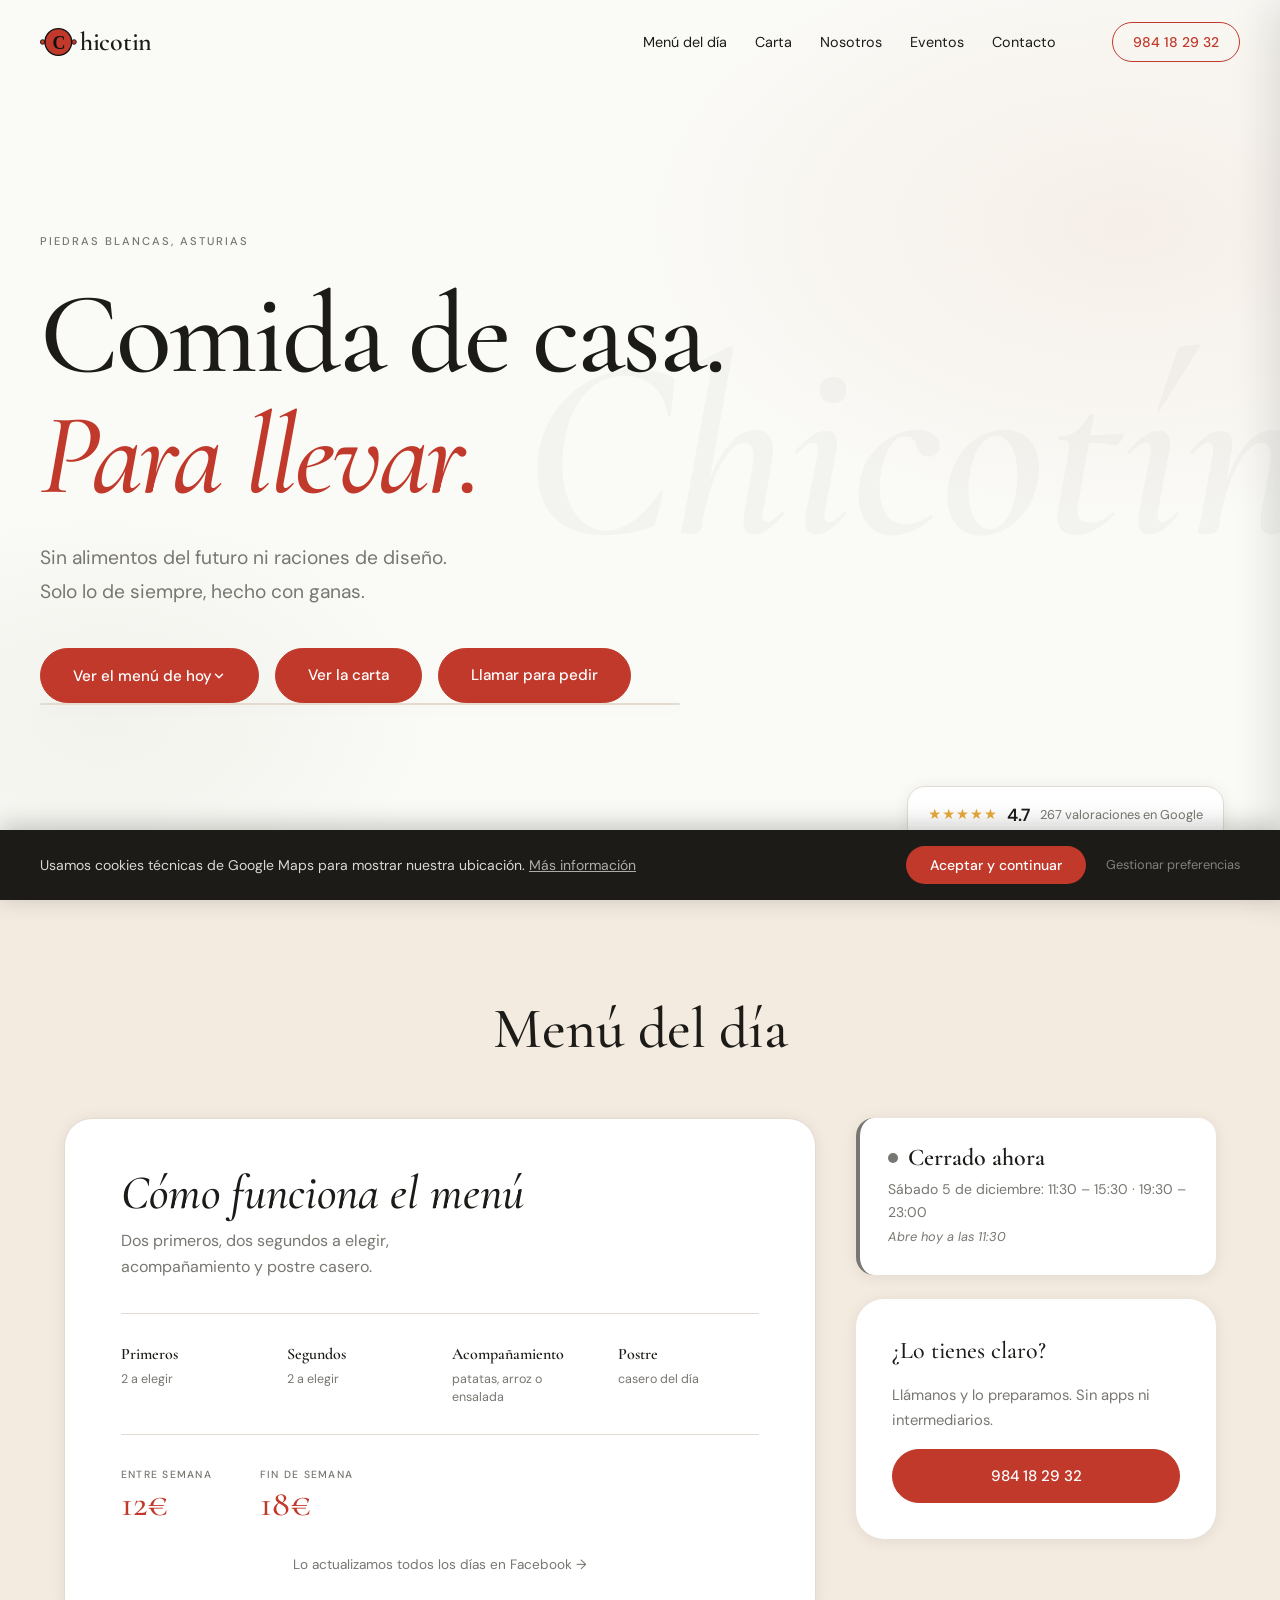
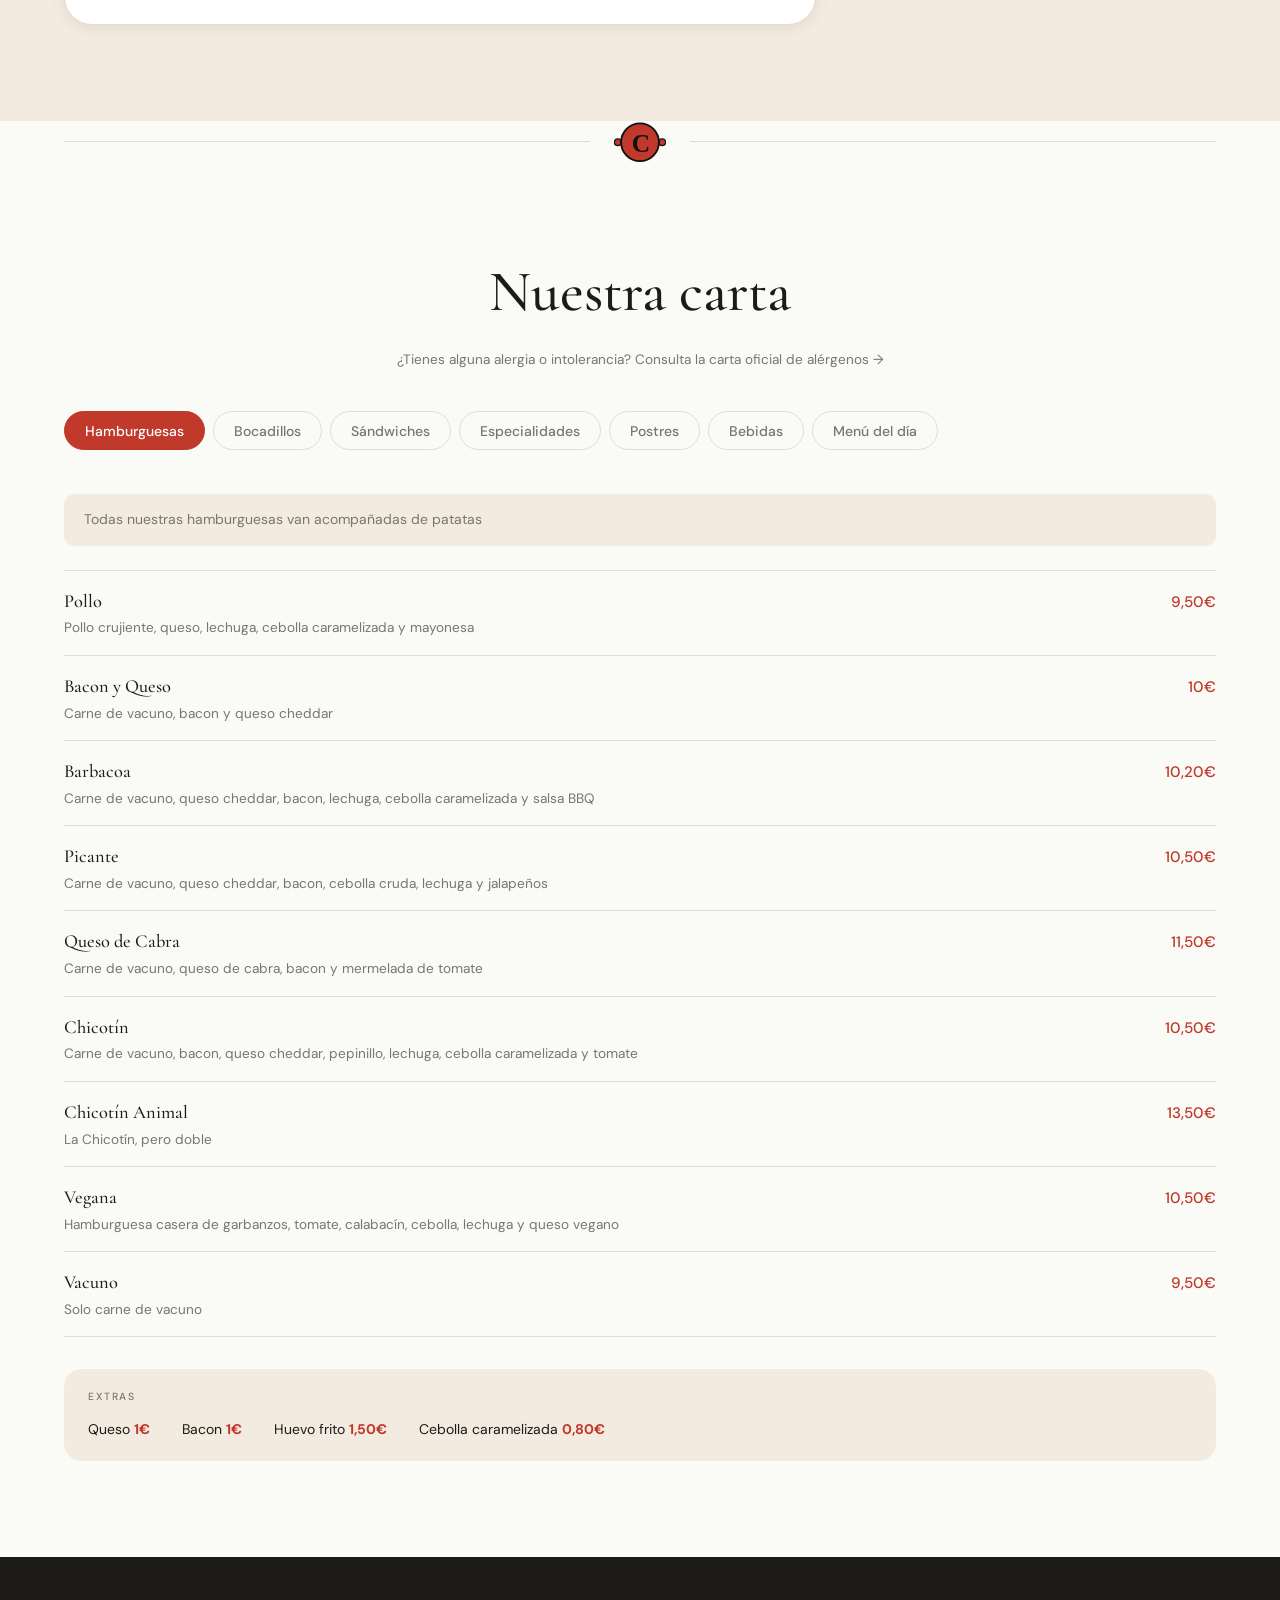
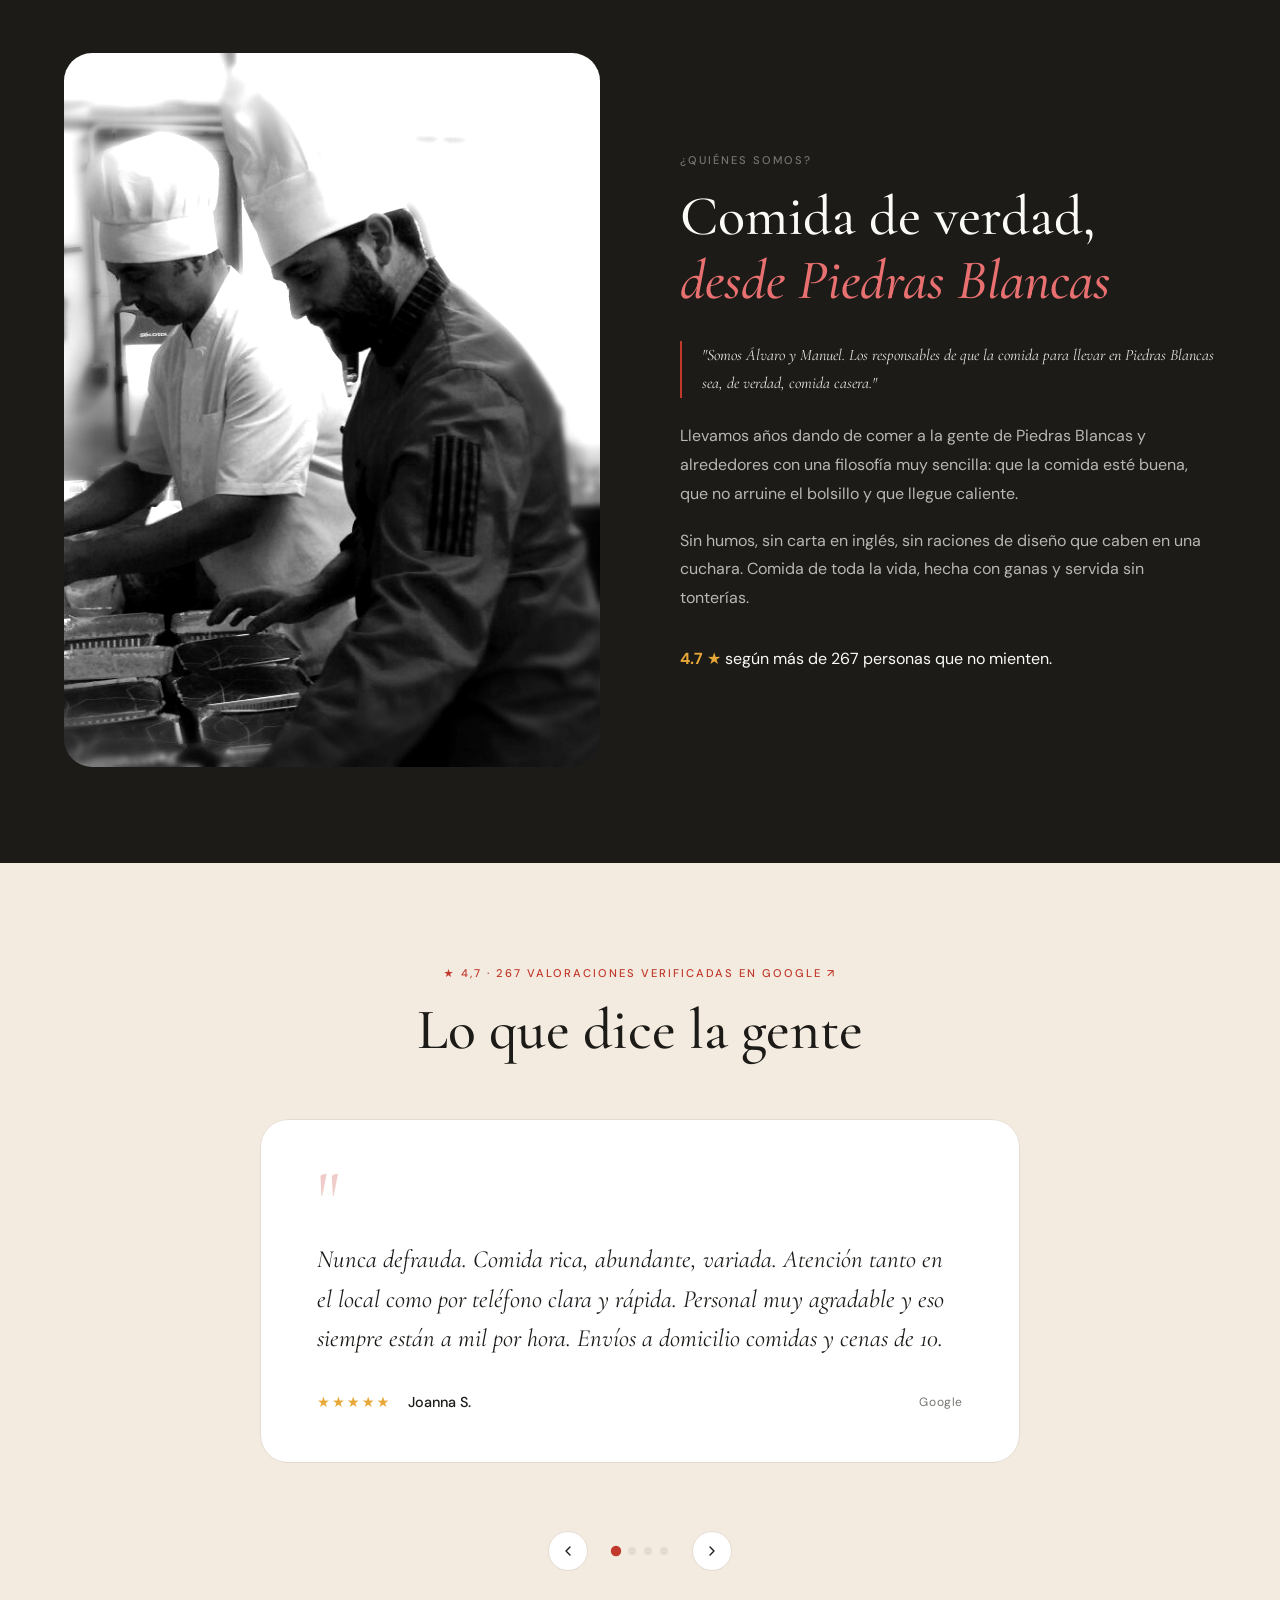
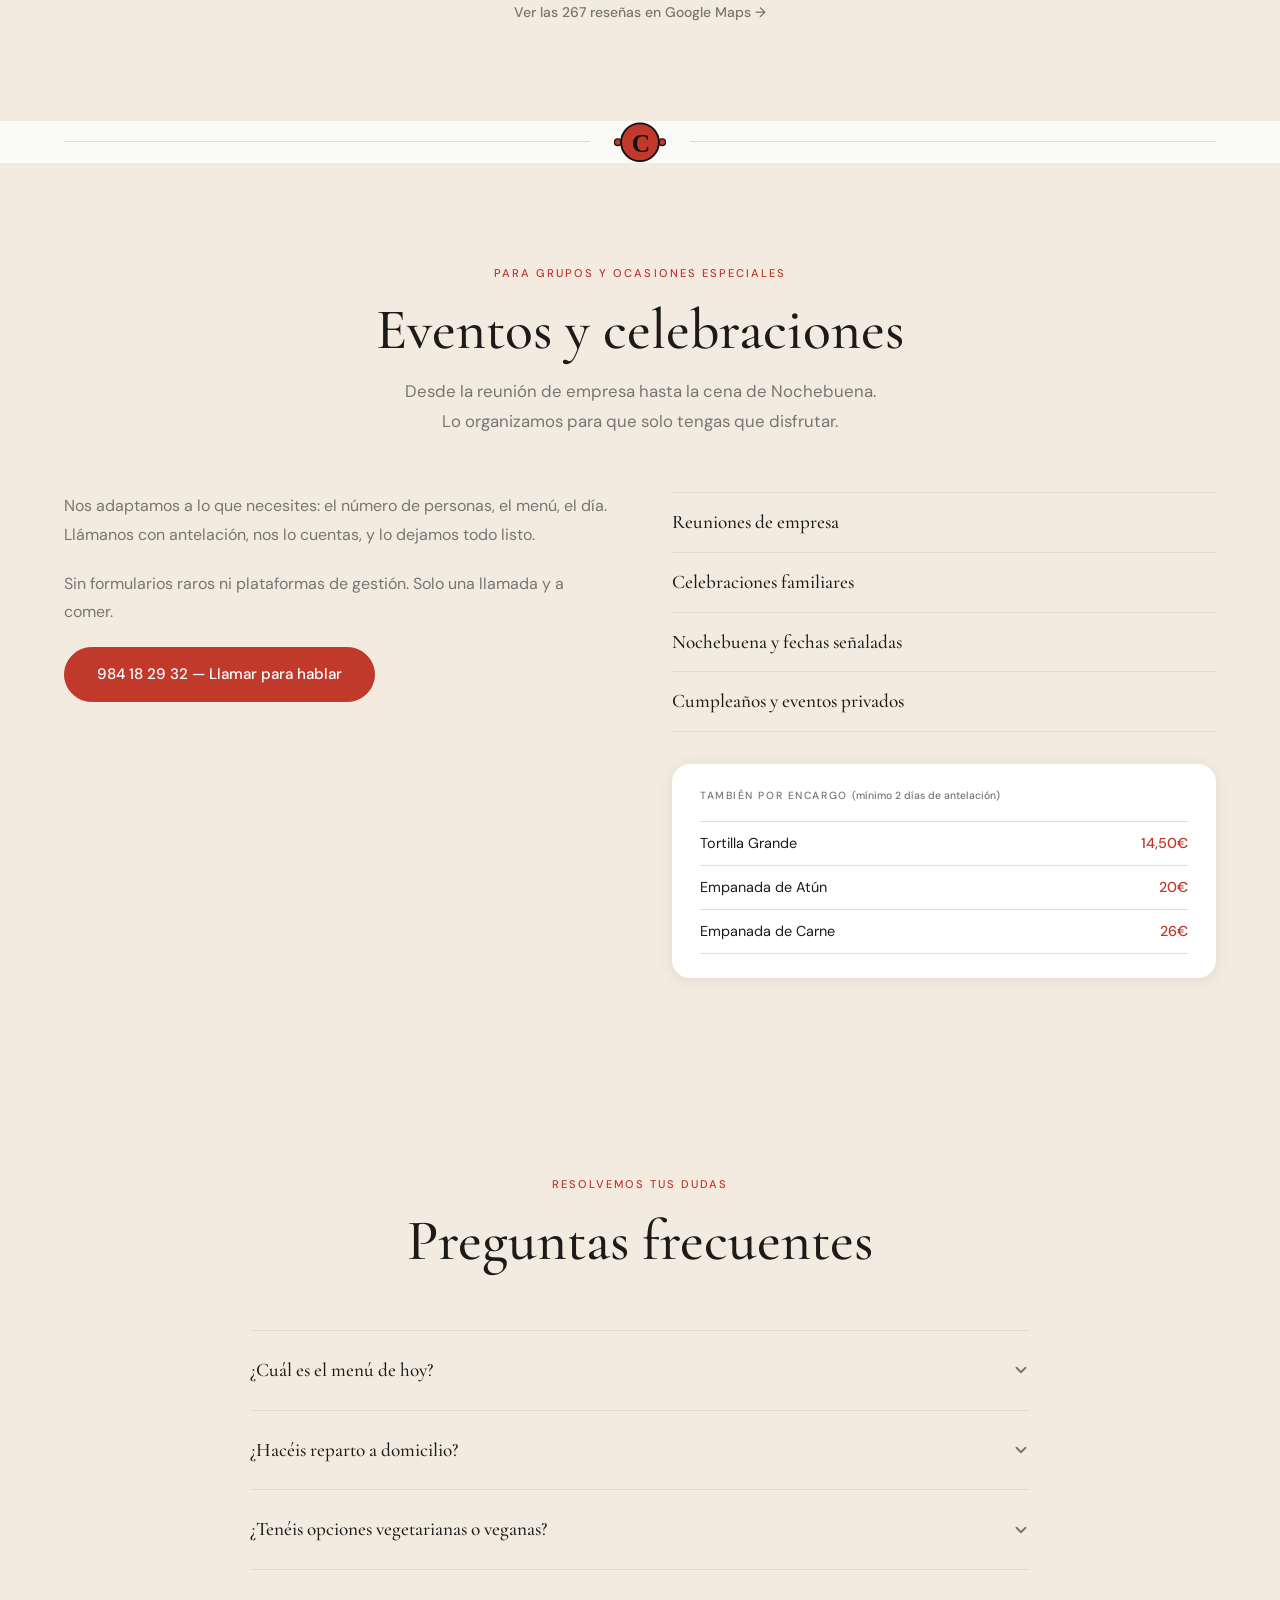
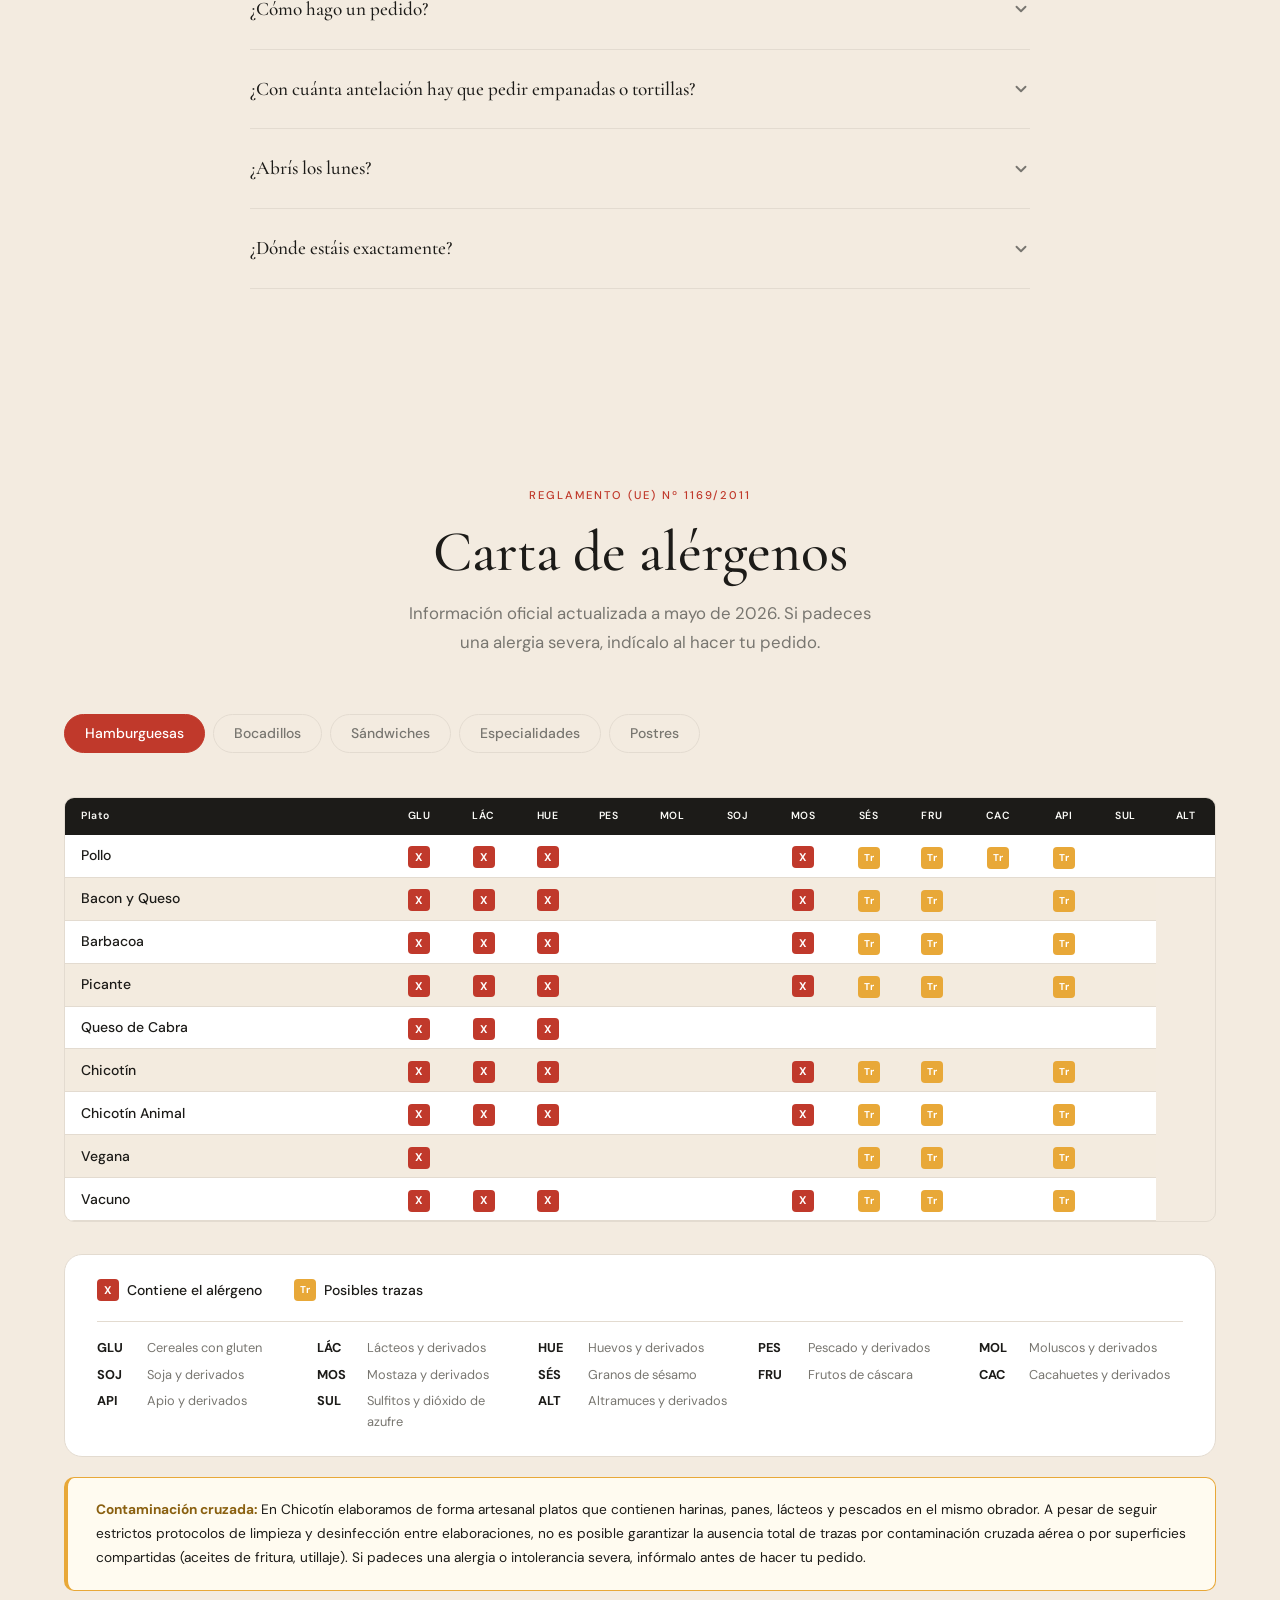
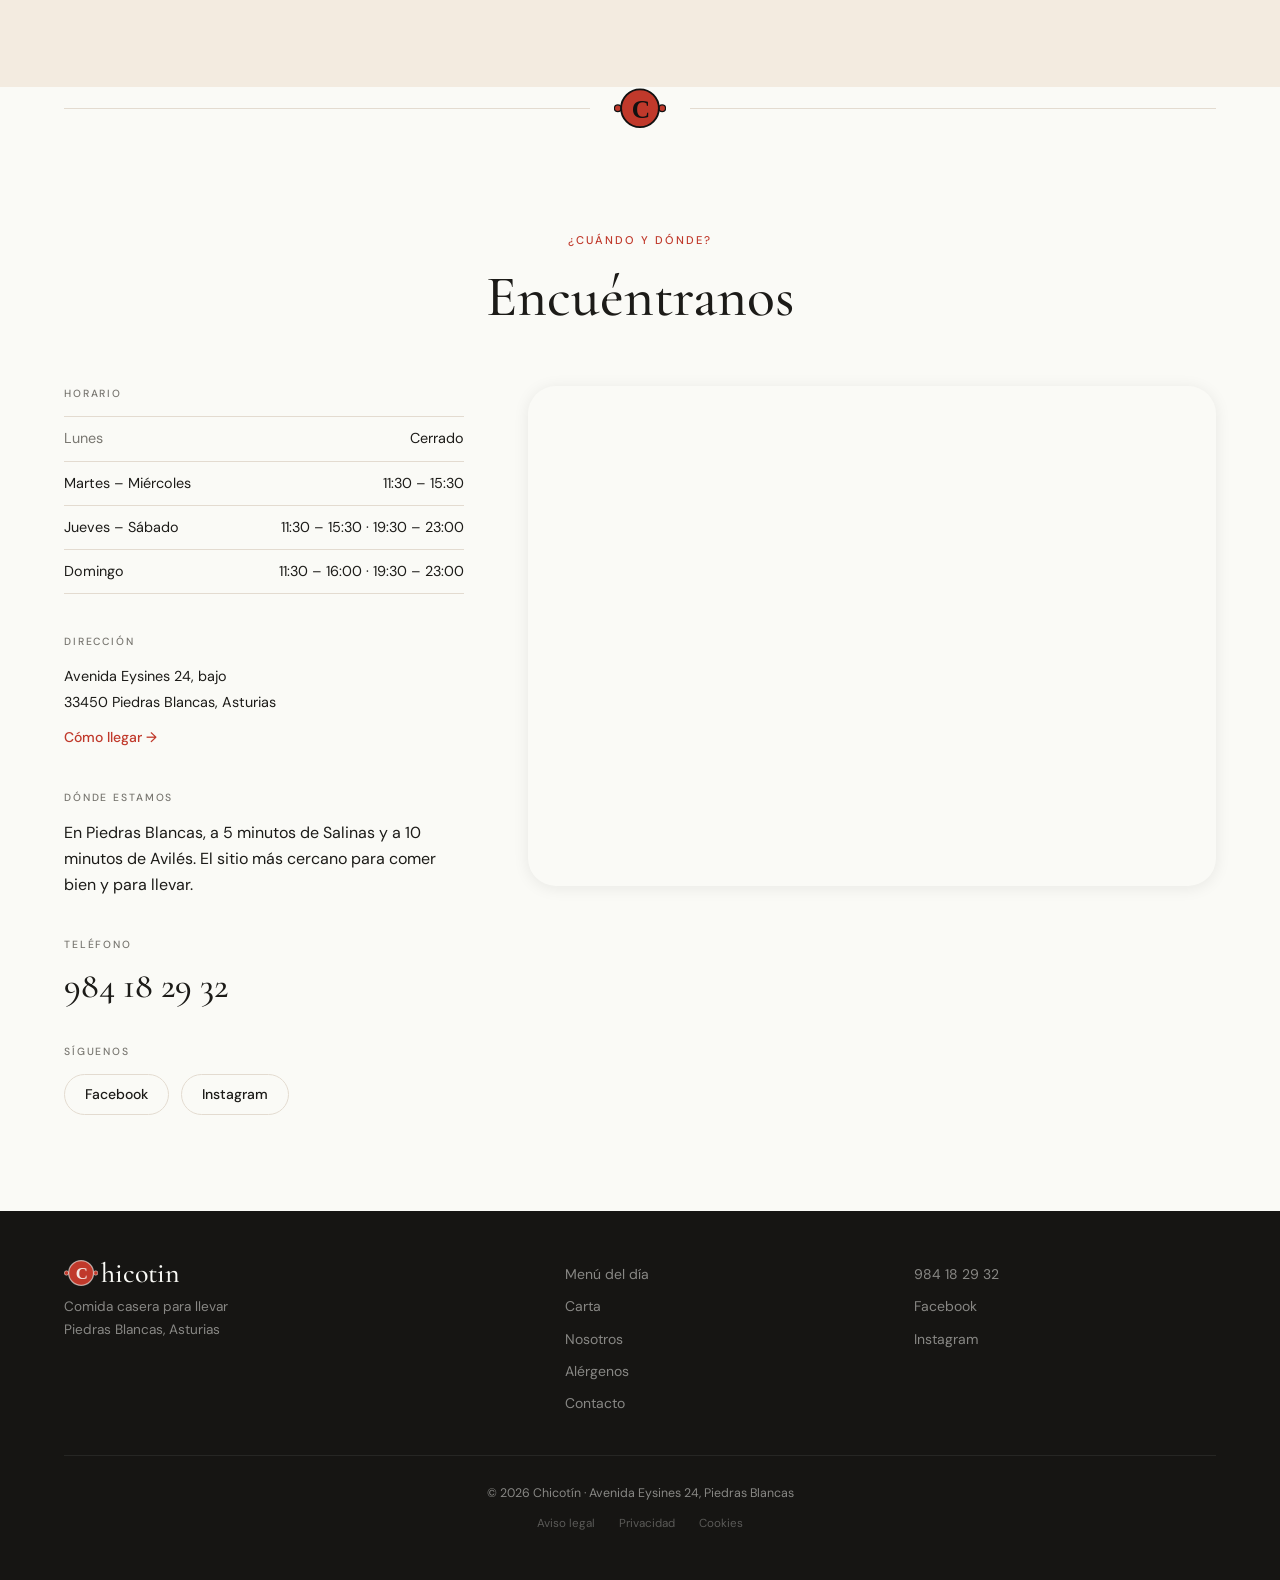
<file: index.html>
<!DOCTYPE html>
<html lang="es">

<head>
  <meta charset="UTF-8">
  <meta name="viewport" content="width=device-width, initial-scale=1.0">
  <title>Chicotín — Comida casera para llevar · Piedras Blancas, Asturias</title>
  <meta name="description"
    content="Comida casera para llevar en Piedras Blancas, Asturias. A 5 minutos de Salinas y Avilés. Menú del día, hamburguesas, cachopos y especialidades. 4,7 ★ en Google. 984 18 29 32.">
  <meta name="robots" content="index, follow">
  <link rel="canonical" href="https://chicotin.com/">
  <link rel="icon" href="favicon.svg" type="image/svg+xml">
  <link rel="apple-touch-icon" href="favicon.svg">

  <!-- Open Graph -->
  <meta property="og:type" content="website">
  <meta property="og:title" content="Chicotín — Comida casera para llevar · Piedras Blancas">
  <meta property="og:description" content="Menú del día, hamburguesas, cachopos y especialidades caseras. Para llevar en Piedras Blancas, Asturias. 4,7 ★ en Google.">
  <meta property="og:url" content="https://chicotin.com/">
  <meta property="og:site_name" content="Chicotín">
  <meta property="og:locale" content="es_ES">
  <meta property="og:image" content="https://chicotin.com/cocineros.jpg">
  <meta property="og:image:alt" content="Álvaro y Manuel en la cocina de Chicotín, Piedras Blancas">

  <!-- Twitter Card -->
  <meta name="twitter:card" content="summary_large_image">
  <meta name="twitter:title" content="Chicotín — Comida casera para llevar · Piedras Blancas">
  <meta name="twitter:description" content="Menú del día, hamburguesas, cachopos y especialidades. Para llevar en Piedras Blancas, Asturias.">
  <meta name="twitter:image" content="https://chicotin.com/cocineros.jpg">

  <!-- Geo -->
  <meta name="geo.region" content="ES-AS">
  <meta name="geo.placename" content="Piedras Blancas, Asturias">
  <meta name="geo.position" content="43.5603;-5.9746">
  <meta name="ICBM" content="43.5603, -5.9746">

  <!-- JSON-LD: Negocio local -->
  <script type="application/ld+json">
  {
    "@context": "https://schema.org",
    "@type": "Restaurant",
    "name": "Chicotín",
    "description": "Comida casera para llevar en Piedras Blancas, Asturias. Menú del día, hamburguesas, bocadillos, cachopos y especialidades.",
    "url": "https://chicotin.com/",
    "telephone": "+34984182932",
    "image": "https://chicotin.com/cocineros.jpg",
    "priceRange": "€",
    "servesCuisine": ["Española", "Comida casera", "Hamburguesas"],
    "aggregateRating": {
      "@type": "AggregateRating",
      "ratingValue": "4.7",
      "reviewCount": "267",
      "bestRating": "5"
    },
    "address": {
      "@type": "PostalAddress",
      "streetAddress": "Avenida Eysines 24, bajo",
      "addressLocality": "Piedras Blancas",
      "postalCode": "33450",
      "addressRegion": "Asturias",
      "addressCountry": "ES"
    },
    "geo": {
      "@type": "GeoCoordinates",
      "latitude": 43.5603,
      "longitude": -5.9746
    },
    "openingHoursSpecification": [
      {
        "@type": "OpeningHoursSpecification",
        "dayOfWeek": ["Tuesday", "Wednesday"],
        "opens": "11:30",
        "closes": "15:30"
      },
      {
        "@type": "OpeningHoursSpecification",
        "dayOfWeek": ["Thursday", "Friday", "Saturday"],
        "opens": "11:30",
        "closes": "15:30"
      },
      {
        "@type": "OpeningHoursSpecification",
        "dayOfWeek": ["Thursday", "Friday", "Saturday"],
        "opens": "19:30",
        "closes": "23:00"
      },
      {
        "@type": "OpeningHoursSpecification",
        "dayOfWeek": ["Sunday"],
        "opens": "11:30",
        "closes": "16:00"
      },
      {
        "@type": "OpeningHoursSpecification",
        "dayOfWeek": ["Sunday"],
        "opens": "19:30",
        "closes": "23:00"
      }
    ],
    "areaServed": {"@type": "City", "name": "Piedras Blancas"},
    "hasMenu": "#menu-chicotin",
    "sameAs": [
      "https://www.facebook.com/Chicotincomidaparallevar/",
      "https://www.instagram.com/chicotinpiedras/"
    ]
  }
  </script>

  <!-- JSON-LD: Carta -->
  <script type="application/ld+json">
  {
    "@context": "https://schema.org",
    "@type": "Menu",
    "@id": "#menu-chicotin",
    "name": "Carta de Chicotín",
    "hasMenuSection": [
      {
        "@type": "MenuSection",
        "name": "Hamburguesas",
        "description": "Todas acompañadas de patatas fritas",
        "hasMenuItem": [
          {"@type": "MenuItem", "name": "Hamburguesa Pollo", "description": "Pollo crujiente, queso, lechuga, cebolla caramelizada y mayonesa", "offers": {"@type": "Offer", "price": "9.50", "priceCurrency": "EUR"}},
          {"@type": "MenuItem", "name": "Hamburguesa Bacon y Queso", "description": "Carne de vacuno, bacon y queso cheddar", "offers": {"@type": "Offer", "price": "10.00", "priceCurrency": "EUR"}},
          {"@type": "MenuItem", "name": "Hamburguesa Barbacoa", "description": "Carne de vacuno, queso cheddar, bacon, lechuga, cebolla caramelizada y salsa BBQ", "offers": {"@type": "Offer", "price": "10.20", "priceCurrency": "EUR"}},
          {"@type": "MenuItem", "name": "Hamburguesa Chicotín", "description": "Carne de vacuno, bacon, queso cheddar, pepinillo, lechuga, cebolla caramelizada y tomate", "offers": {"@type": "Offer", "price": "10.50", "priceCurrency": "EUR"}},
          {"@type": "MenuItem", "name": "Hamburguesa Chicotín Animal", "description": "La Chicotín, pero doble", "offers": {"@type": "Offer", "price": "13.50", "priceCurrency": "EUR"}},
          {"@type": "MenuItem", "name": "Hamburguesa Vegana", "description": "Hamburguesa casera de garbanzos, tomate, calabacín, cebolla, lechuga y queso vegano", "offers": {"@type": "Offer", "price": "10.50", "priceCurrency": "EUR"}, "suitableForDiet": "https://schema.org/VeganDiet"}
        ]
      },
      {
        "@type": "MenuSection",
        "name": "Bocadillos",
        "hasMenuItem": [
          {"@type": "MenuItem", "name": "Bocadillo de Pollo", "description": "Pollo a la plancha, lechuga, tomate y mayonesa", "offers": {"@type": "Offer", "price": "7.00", "priceCurrency": "EUR"}},
          {"@type": "MenuItem", "name": "Bocadillo de Lomo", "description": "Lomo adobado a la plancha, queso y salsa Chicotín", "offers": {"@type": "Offer", "price": "7.00", "priceCurrency": "EUR"}},
          {"@type": "MenuItem", "name": "Bocadillo Chicotín", "description": "Chuleta de cerdo crujiente, queso, bacon, cebolla caramelizada, rúcula y salsa Chicotín", "offers": {"@type": "Offer", "price": "8.00", "priceCurrency": "EUR"}}
        ]
      },
      {
        "@type": "MenuSection",
        "name": "Especialidades",
        "hasMenuItem": [
          {"@type": "MenuItem", "name": "Cachopo de Jamón Ibérico y Queso", "offers": {"@type": "Offer", "price": "16.00", "priceCurrency": "EUR"}},
          {"@type": "MenuItem", "name": "Cachopo de Cecina y Queso de Cabra", "offers": {"@type": "Offer", "price": "16.50", "priceCurrency": "EUR"}},
          {"@type": "MenuItem", "name": "Cachopo Chicotín", "description": "Filete de ternera, jamón ibérico, pimientos del piquillo, cebolla caramelizada y queso ahumado", "offers": {"@type": "Offer", "price": "18.00", "priceCurrency": "EUR"}},
          {"@type": "MenuItem", "name": "Ensalada Chicotín", "description": "Lechuga, aceitunas, nueces, queso de cabra, pollo y uvas pasas", "offers": {"@type": "Offer", "price": "10.00", "priceCurrency": "EUR"}},
          {"@type": "MenuItem", "name": "Croquetas", "description": "De jamón ibérico, calamares en su tinta o bacalao", "offers": {"@type": "Offer", "price": "9.00", "priceCurrency": "EUR"}},
          {"@type": "MenuItem", "name": "Lasaña Atún o Carne", "offers": {"@type": "Offer", "price": "8.50", "priceCurrency": "EUR"}},
          {"@type": "MenuItem", "name": "Ensaladilla Rusa", "offers": {"@type": "Offer", "price": "6.50", "priceCurrency": "EUR"}}
        ]
      },
      {
        "@type": "MenuSection",
        "name": "Menú del día",
        "description": "2 primeros y 2 segundos a elegir, acompañamiento y postre casero",
        "hasMenuItem": [
          {"@type": "MenuItem", "name": "Menú del día entre semana", "description": "2 primeros, 2 segundos a elegir, acompañamiento y postre casero", "offers": {"@type": "Offer", "price": "12.00", "priceCurrency": "EUR"}},
          {"@type": "MenuItem", "name": "Menú del día fin de semana", "description": "2 primeros, 2 segundos a elegir, acompañamiento y postre casero", "offers": {"@type": "Offer", "price": "18.00", "priceCurrency": "EUR"}}
        ]
      },
      {
        "@type": "MenuSection",
        "name": "Postres",
        "hasMenuItem": [
          {"@type": "MenuItem", "name": "Arroz con Leche", "offers": {"@type": "Offer", "price": "2.00", "priceCurrency": "EUR"}},
          {"@type": "MenuItem", "name": "Natillas", "offers": {"@type": "Offer", "price": "2.00", "priceCurrency": "EUR"}},
          {"@type": "MenuItem", "name": "Mousse", "offers": {"@type": "Offer", "price": "2.00", "priceCurrency": "EUR"}}
        ]
      }
    ]
  }
  </script>

  <!-- JSON-LD: FAQ -->
  <script type="application/ld+json">
  {
    "@context": "https://schema.org",
    "@type": "FAQPage",
    "mainEntity": [
      {
        "@type": "Question",
        "name": "¿Cuál es el menú de hoy en Chicotín?",
        "acceptedAnswer": {"@type": "Answer", "text": "Actualizamos el menú del día cada mañana en nuestro Facebook (facebook.com/Chicotincomidaparallevar). También puedes llamarnos al 984 18 29 32 y te lo decimos al momento."}
      },
      {
        "@type": "Question",
        "name": "¿Hacéis reparto a domicilio en Piedras Blancas?",
        "acceptedAnswer": {"@type": "Answer", "text": "Sí, repartimos a domicilio en Piedras Blancas. Llámanos al 984 18 29 32 para hacer tu pedido."}
      },
      {
        "@type": "Question",
        "name": "¿Tenéis opciones vegetarianas o veganas?",
        "acceptedAnswer": {"@type": "Answer", "text": "Sí. Tenemos hamburguesa vegana casera de garbanzos, ensaladas variadas y otros platos sin carne. Consúltanos si tienes alguna alergia o intolerancia."}
      },
      {
        "@type": "Question",
        "name": "¿Cómo puedo hacer un pedido?",
        "acceptedAnswer": {"@type": "Answer", "text": "Por teléfono, llamando al 984 18 29 32. Sin apps ni plataformas de por medio."}
      },
      {
        "@type": "Question",
        "name": "¿Con cuánta antelación hay que pedir empanadas o tortillas?",
        "acceptedAnswer": {"@type": "Answer", "text": "Mínimo 2 días de antelación para tortillas grandes (14,50€) y empanadas de atún (20€) o carne (26€)."}
      },
      {
        "@type": "Question",
        "name": "¿Abrís los lunes?",
        "acceptedAnswer": {"@type": "Answer", "text": "No, los lunes cerramos. Estamos abiertos de martes a domingo: martes y miércoles de 11:30 a 15:30; jueves a sábado de 11:30 a 15:30 y de 19:30 a 23:00; domingo de 11:30 a 16:00 y de 19:30 a 23:00."}
      },
      {
        "@type": "Question",
        "name": "¿Dónde está Chicotín?",
        "acceptedAnswer": {"@type": "Answer", "text": "En Avenida Eysines 24, bajo, 33450 Piedras Blancas, Asturias. A 5 minutos de Salinas y a 10 minutos de Avilés."}
      }
    ]
  }
  </script>

  <link rel="preconnect" href="https://fonts.googleapis.com">
  <link rel="preconnect" href="https://fonts.gstatic.com" crossorigin>
  <link
    href="https://fonts.googleapis.com/css2?family=Cormorant+Garamond:ital,wght@0,400;0,500;0,600;1,400;1,500;1,600&family=DM+Sans:ital,opsz,wght@0,9..40,300;0,9..40,400;0,9..40,500;1,9..40,300&display=swap"
    rel="stylesheet">

  <link rel="stylesheet" href="css/style.css">
</head>

<body>

  <!-- ============================================================
       NAV
  ============================================================ -->
  <nav class="nav" id="nav">
    <div class="nav__inner">
      <a href="#" class="nav__logo" aria-label="Chicotín">
        <svg class="nav__mark" xmlns="http://www.w3.org/2000/svg" viewBox="0 0 110 90" aria-hidden="true">
          <circle cx="8"   cy="45" r="7"  fill="#C0392B" stroke="#111" stroke-width="2.5"/>
          <circle cx="102" cy="45" r="7"  fill="#C0392B" stroke="#111" stroke-width="2.5"/>
          <circle cx="55"  cy="45" r="40" fill="#C0392B" stroke="#111" stroke-width="4"/>
          <text x="57" y="65" text-anchor="middle" font-family="Georgia, serif" font-size="54" font-weight="900" fill="#111">C</text>
        </svg>
        <span class="nav__logo-text">hicotin</span>
      </a>
      <ul class="nav__links">
        <li><a href="#menu-dia">Menú del día</a></li>
        <li><a href="#carta">Carta</a></li>
        <li><a href="#nosotros">Nosotros</a></li>
        <li><a href="#eventos">Eventos</a></li>
        <li><a href="#contacto">Contacto</a></li>
      </ul>
      <a href="tel:984182932" class="nav__phone">984 18 29 32</a>
      <button class="nav__burger" id="navBurger" aria-label="Abrir menú">
        <span></span><span></span><span></span>
      </button>
    </div>
  </nav>

  <!-- Mobile drawer -->
  <div class="overlay" id="overlay"></div>
  <aside class="drawer" id="drawer">
    <button class="drawer__close" id="drawerClose" aria-label="Cerrar menú">✕</button>
    <ul class="drawer__links">
      <li><a href="#menu-dia">Menú del día</a></li>
      <li><a href="#carta">Carta</a></li>
      <li><a href="#nosotros">Nosotros</a></li>
      <li><a href="#eventos">Eventos</a></li>
      <li><a href="#alergenos">Alérgenos</a></li>
      <li><a href="#contacto">Contacto</a></li>
    </ul>
    <a href="tel:984182932" class="drawer__phone">984 18 29 32</a>
  </aside>

  <main>

    <!-- ============================================================
         HERO
    ============================================================ -->
    <section class="hero" id="inicio">
      <div class="hero__bg" aria-hidden="true"></div>
      <div class="hero__content">
        <p class="hero__eyebrow">Piedras Blancas, Asturias</p>
        <h1 class="hero__title">
          Comida de casa.<br><em>Para llevar.</em>
        </h1>
        <p class="hero__body">
          Sin alimentos del futuro ni raciones de diseño.<br>
          Solo lo de siempre, hecho con ganas.
        </p>
        <div class="hero__ctas">
          <button class="btn btn--fill hero__menu-btn" id="heroMenuBtn" aria-expanded="false" aria-controls="heroMenuDropdown">
            Ver el menú de hoy
            <svg class="hero__menu-chevron" xmlns="http://www.w3.org/2000/svg" viewBox="0 0 24 24" fill="none" stroke="currentColor" stroke-width="2.5" stroke-linecap="round" stroke-linejoin="round" width="14" height="14" aria-hidden="true"><polyline points="6 9 12 15 18 9"/></svg>
          </button>
          <a href="#carta" class="btn btn--fill">Ver la carta</a>
          <a href="tel:984182932" class="btn btn--fill">Llamar para pedir</a>
        </div>

        <div class="hero__menu-dropdown" id="heroMenuDropdown">
          <div class="hero__menu-dropdown-inner">
            <div id="fb-root"></div>
            <div class="fb-page"
              data-href="https://www.facebook.com/Chicotincomidaparallevar/"
              data-tabs="timeline"
              data-width="600"
              data-height="520"
              data-small-header="true"
              data-adapt-container-width="true"
              data-hide-cover="true"
              data-show-facepile="false">
              <blockquote cite="https://www.facebook.com/Chicotincomidaparallevar/" class="fb-xfbml-parse-ignore">
                <a href="https://www.facebook.com/Chicotincomidaparallevar/" target="_blank" rel="noopener">Ver el menú de hoy en Facebook →</a>
              </blockquote>
            </div>
          </div>
        </div>
      </div>
      <aside class="hero__badge">
        <span class="badge__stars" aria-hidden="true">★★★★★</span>
        <strong class="badge__score">4.7</strong>
        <span class="badge__label">267 valoraciones en Google</span>
      </aside>
    </section>

    <!-- ============================================================
         MENÚ DEL DÍA
    ============================================================ -->
    <section class="menudia" id="menu-dia">
      <div class="container">

        <header class="section-header fade-up">
          <h2>Menú del día</h2>
        </header>

        <div class="menudia__body">

          <div class="menudia__fb-card fade-up">
            <div class="menudia__fb-main">
              <h3 class="menudia__fb-title">Cómo funciona el menú</h3>
              <p class="menudia__fb-sub">Dos primeros, dos segundos a elegir,<br>acompañamiento y postre casero.</p>
            </div>
            <div class="menudia__fb-estructura">
              <div class="menudia__fb-col">
                <span class="menudia__fb-tipo">Primeros</span>
                <span class="menudia__fb-detalle">2 a elegir</span>
              </div>
              <div class="menudia__fb-col">
                <span class="menudia__fb-tipo">Segundos</span>
                <span class="menudia__fb-detalle">2 a elegir</span>
              </div>
              <div class="menudia__fb-col">
                <span class="menudia__fb-tipo">Acompañamiento</span>
                <span class="menudia__fb-detalle">patatas, arroz o ensalada</span>
              </div>
              <div class="menudia__fb-col">
                <span class="menudia__fb-tipo">Postre</span>
                <span class="menudia__fb-detalle">casero del día</span>
              </div>
            </div>
            <div class="menudia__fb-precios">
              <div class="menudia__fb-precio-item">
                <span class="menudia__fb-precio-label">Entre semana</span>
                <strong class="menudia__fb-precio-num">12€</strong>
              </div>
              <div class="menudia__fb-precio-item">
                <span class="menudia__fb-precio-label">Fin de semana</span>
                <strong class="menudia__fb-precio-num">18€</strong>
              </div>
            </div>
            <a href="https://www.facebook.com/Chicotincomidaparallevar/" target="_blank" rel="noopener" class="menudia__fb-link">Lo actualizamos todos los días en Facebook →</a>
          </div>

          <div class="menudia__aside fade-up">
            <div class="menudia__hours" id="hoursWidget">
              <div class="hours__row">
                <span class="hours__dot" aria-hidden="true"></span>
                <strong class="hours__status-text" id="hoursStatusText">Consultando…</strong>
              </div>
              <p class="hours__schedule" id="hoursToday"></p>
              <p class="hours__next" id="hoursNext" hidden></p>
            </div>

            <div class="menudia__card">
              <p class="menudia__card-label">¿Lo tienes claro?</p>
              <p class="menudia__card-body">Llámanos y lo preparamos. Sin apps ni intermediarios.</p>
              <a href="tel:984182932" class="btn btn--fill btn--block">984 18 29 32</a>
            </div>
          </div>

        </div>
      </div>
    </section>

    <div class="divider" aria-hidden="true">
      <span class="divider__line"></span>
      <svg class="divider__logo" xmlns="http://www.w3.org/2000/svg" viewBox="0 0 110 90" aria-hidden="true">
        <circle cx="8"   cy="45" r="7"  fill="#C0392B" stroke="#111" stroke-width="2.5"/>
        <circle cx="102" cy="45" r="7"  fill="#C0392B" stroke="#111" stroke-width="2.5"/>
        <circle cx="55"  cy="45" r="40" fill="#C0392B" stroke="#111" stroke-width="4"/>
        <text x="57" y="65" text-anchor="middle" font-family="Georgia, serif" font-size="54" font-weight="900" fill="#111">C</text>
      </svg>
      <span class="divider__line"></span>
    </div>

    <!-- ============================================================
         CARTA
    ============================================================ -->
    <section class="carta" id="carta">
      <div class="container">

        <header class="section-header fade-up">
          <h2>Nuestra carta</h2>
        </header>

        <p class="carta__alerg-link fade-up"><a href="#alergenos">¿Tienes alguna alergia o intolerancia? Consulta la carta oficial de alérgenos →</a></p>

        <nav class="carta__tabs fade-up" aria-label="Categorías de la carta">
          <button class="carta__tab is-active" data-panel="hamburguesas">Hamburguesas</button>
          <button class="carta__tab" data-panel="bocadillos">Bocadillos</button>
          <button class="carta__tab" data-panel="sandwiches">Sándwiches</button>
          <button class="carta__tab" data-panel="especialidades">Especialidades</button>
          <button class="carta__tab" data-panel="postres">Postres</button>
          <button class="carta__tab" data-panel="bebidas">Bebidas</button>
          <button class="carta__tab" data-panel="menu-dia-precios">Menú del día</button>
        </nav>

        <!-- HAMBURGUESAS -->
        <div class="carta__panel is-active" id="panel-hamburguesas">
          <p class="carta__aviso">Todas nuestras hamburguesas van acompañadas de patatas</p>
          <ul class="carta__lista">
            <li class="carta__plato">
              <div class="carta__plato-info">
                <h3>Pollo</h3>
                <p>Pollo crujiente, queso, lechuga, cebolla caramelizada y mayonesa</p>
              </div>
              <span class="carta__precio">9,50€</span>
            </li>
            <li class="carta__plato">
              <div class="carta__plato-info">
                <h3>Bacon y Queso</h3>
                <p>Carne de vacuno, bacon y queso cheddar</p>
              </div>
              <span class="carta__precio">10€</span>
            </li>
            <li class="carta__plato">
              <div class="carta__plato-info">
                <h3>Barbacoa</h3>
                <p>Carne de vacuno, queso cheddar, bacon, lechuga, cebolla caramelizada y salsa BBQ</p>
              </div>
              <span class="carta__precio">10,20€</span>
            </li>
            <li class="carta__plato">
              <div class="carta__plato-info">
                <h3>Picante</h3>
                <p>Carne de vacuno, queso cheddar, bacon, cebolla cruda, lechuga y jalapeños</p>
              </div>
              <span class="carta__precio">10,50€</span>
            </li>
            <li class="carta__plato">
              <div class="carta__plato-info">
                <h3>Queso de Cabra</h3>
                <p>Carne de vacuno, queso de cabra, bacon y mermelada de tomate</p>
              </div>
              <span class="carta__precio">11,50€</span>
            </li>
            <li class="carta__plato">
              <div class="carta__plato-info">
                <h3>Chicotín</h3>
                <p>Carne de vacuno, bacon, queso cheddar, pepinillo, lechuga, cebolla caramelizada y tomate</p>
              </div>
              <span class="carta__precio">10,50€</span>
            </li>
            <li class="carta__plato">
              <div class="carta__plato-info">
                <h3>Chicotín Animal</h3>
                <p>La Chicotín, pero doble</p>
              </div>
              <span class="carta__precio">13,50€</span>
            </li>
            <li class="carta__plato">
              <div class="carta__plato-info">
                <h3>Vegana</h3>
                <p>Hamburguesa casera de garbanzos, tomate, calabacín, cebolla, lechuga y queso vegano</p>
              </div>
              <span class="carta__precio">10,50€</span>
            </li>
            <li class="carta__plato">
              <div class="carta__plato-info">
                <h3>Vacuno</h3>
                <p>Solo carne de vacuno</p>
              </div>
              <span class="carta__precio">9,50€</span>
            </li>
          </ul>
          <div class="carta__extras">
            <p class="carta__extras-label">Extras</p>
            <div class="carta__extras-fila">
              <span>Queso <strong>1€</strong></span>
              <span>Bacon <strong>1€</strong></span>
              <span>Huevo frito <strong>1,50€</strong></span>
              <span>Cebolla caramelizada <strong>0,80€</strong></span>
            </div>
          </div>
        </div>

        <!-- BOCADILLOS -->
        <div class="carta__panel" id="panel-bocadillos">
          <ul class="carta__lista">
            <li class="carta__plato">
              <div class="carta__plato-info">
                <h3>Pollo</h3>
                <p>Pollo a la plancha, lechuga, tomate y mayonesa</p>
              </div>
              <span class="carta__precio">7€</span>
            </li>
            <li class="carta__plato">
              <div class="carta__plato-info">
                <h3>Pollo y Pimientos</h3>
                <p>Pollo a la plancha y pimientos del piquillo</p>
              </div>
              <span class="carta__precio">7€</span>
            </li>
            <li class="carta__plato">
              <div class="carta__plato-info">
                <h3>Lomo</h3>
                <p>Lomo adobado a la plancha, queso y salsa Chicotín</p>
              </div>
              <span class="carta__precio">7€</span>
            </li>
            <li class="carta__plato">
              <div class="carta__plato-info">
                <h3>Lomo y Pimientos</h3>
                <p>Lomo adobado a la plancha con pimientos del piquillo</p>
              </div>
              <span class="carta__precio">7€</span>
            </li>
            <li class="carta__plato">
              <div class="carta__plato-info">
                <h3>Bacon y Queso</h3>
              </div>
              <span class="carta__precio">7€</span>
            </li>
            <li class="carta__plato">
              <div class="carta__plato-info">
                <h3>Carne Guisada</h3>
              </div>
              <span class="carta__precio">9€</span>
            </li>
            <li class="carta__plato">
              <div class="carta__plato-info">
                <h3>Chicotín</h3>
                <p>Chuleta de cerdo crujiente, queso, bacon, cebolla caramelizada, rúcula y salsa Chicotín</p>
              </div>
              <span class="carta__precio">8€</span>
            </li>
            <li class="carta__plato">
              <div class="carta__plato-info">
                <h3>Escalopines de Jamón de Cerdo</h3>
                <p>Escalopines + una salsa a elegir</p>
              </div>
              <span class="carta__precio">7€</span>
            </li>
            <li class="carta__plato">
              <div class="carta__plato-info">
                <h3>Escalopines de Pollo</h3>
                <p>Escalopines + una salsa a elegir</p>
              </div>
              <span class="carta__precio">7€</span>
            </li>
          </ul>
        </div>

        <!-- SÁNDWICHES -->
        <div class="carta__panel" id="panel-sandwiches">
          <ul class="carta__lista">
            <li class="carta__plato">
              <div class="carta__plato-info">
                <h3>Mixto</h3>
                <p>Jamón york y queso</p>
              </div>
              <span class="carta__precio">4€</span>
            </li>
            <li class="carta__plato">
              <div class="carta__plato-info">
                <h3>Vegetal</h3>
                <p>2 pisos — 1º: jamón york y queso · 2º: LTC, huevo cocido, zanahoria y mayonesa</p>
              </div>
              <span class="carta__precio">7€</span>
            </li>
            <li class="carta__plato">
              <div class="carta__plato-info">
                <h3>Pollo</h3>
                <p>Pollo al horno, lechuga, huevo cocido y mayonesa</p>
              </div>
              <span class="carta__precio">7,50€</span>
            </li>
            <li class="carta__plato">
              <div class="carta__plato-info">
                <h3>Atún</h3>
                <p>Atún, mayonesa, lechuga, huevo cocido y zanahoria</p>
              </div>
              <span class="carta__precio">7,50€</span>
            </li>
            <li class="carta__plato">
              <div class="carta__plato-info">
                <h3>Chicotín</h3>
                <p>2 pisos — jamón york, queso, bechamel y huevo frito</p>
              </div>
              <span class="carta__precio">8€</span>
            </li>
          </ul>
        </div>

        <!-- ESPECIALIDADES -->
        <div class="carta__panel" id="panel-especialidades">
          <ul class="carta__lista">
            <li class="carta__plato">
              <div class="carta__plato-info">
                <h3>Ensalada Chicotín</h3>
                <p>Lechuga, aceitunas, nueces, queso de cabra, pollo y uvas pasas</p>
              </div>
              <span class="carta__precio">10€</span>
            </li>
            <li class="carta__plato">
              <div class="carta__plato-info">
                <h3>Ensalada Mixta</h3>
              </div>
              <span class="carta__precio">7,50€</span>
            </li>
            <li class="carta__plato">
              <div class="carta__plato-info">
                <h3>Ensalada de Acompañamiento</h3>
              </div>
              <span class="carta__precio">3,50€</span>
            </li>
            <li class="carta__plato">
              <div class="carta__plato-info">
                <h3>Ensaladilla Rusa</h3>
                <p>Pequeña / Grande</p>
              </div>
              <span class="carta__precio">6,50€ / 11,50€</span>
            </li>
            <li class="carta__plato">
              <div class="carta__plato-info">
                <h3>Callos Chicotín <span class="carta__tag">Temporada</span></h3>
                <p>Sin patatas / con patatas</p>
              </div>
              <span class="carta__precio">9€ / 11€</span>
            </li>
            <li class="carta__plato">
              <div class="carta__plato-info">
                <h3>Lasaña Atún o Carne</h3>
              </div>
              <span class="carta__precio">8,50€</span>
            </li>
            <li class="carta__plato">
              <div class="carta__plato-info">
                <h3>Lasaña de Salmón y Espinacas</h3>
              </div>
              <span class="carta__precio">9€</span>
            </li>
            <li class="carta__plato">
              <div class="carta__plato-info">
                <h3>Cachopo de Jamón Ibérico y Queso</h3>
              </div>
              <span class="carta__precio">16€</span>
            </li>
            <li class="carta__plato">
              <div class="carta__plato-info">
                <h3>Cachopo de Cecina y Queso de Cabra</h3>
              </div>
              <span class="carta__precio">16,50€</span>
            </li>
            <li class="carta__plato">
              <div class="carta__plato-info">
                <h3>Cachopo Chicotín</h3>
                <p>Filete de ternera, jamón ibérico, pimientos del piquillo, cebolla caramelizada y queso ahumado</p>
              </div>
              <span class="carta__precio">18€</span>
            </li>
            <li class="carta__plato">
              <div class="carta__plato-info">
                <h3>Escalopines con Patatas</h3>
              </div>
              <span class="carta__precio">9,50€</span>
            </li>
            <li class="carta__plato">
              <div class="carta__plato-info">
                <h3>Escalopines de Pollo con Patatas</h3>
              </div>
              <span class="carta__precio">10,50€</span>
            </li>
            <li class="carta__plato">
              <div class="carta__plato-info">
                <h3>Albóndigas</h3>
                <p>Sin patatas / con patatas</p>
              </div>
              <span class="carta__precio">7,50€ / 9,50€</span>
            </li>
            <li class="carta__plato">
              <div class="carta__plato-info">
                <h3>Carne Guisada</h3>
                <p>Sin patatas / con patatas</p>
              </div>
              <span class="carta__precio">9€ / 11€</span>
            </li>
            <li class="carta__plato">
              <div class="carta__plato-info">
                <h3>Patatas Pequeñas con Salsa</h3>
              </div>
              <span class="carta__precio">4,70€</span>
            </li>
            <li class="carta__plato">
              <div class="carta__plato-info">
                <h3>Patatas Grandes con 5 Salsas</h3>
                <p>Salsa extra 0,30€</p>
              </div>
              <span class="carta__precio">7€</span>
            </li>
            <li class="carta__plato">
              <div class="carta__plato-info">
                <h3>Nuggets Caseros</h3>
              </div>
              <span class="carta__precio">6,50€</span>
            </li>
            <li class="carta__plato">
              <div class="carta__plato-info">
                <h3>Croquetas</h3>
                <p>Jamón ibérico, calamares en su tinta o bacalao</p>
              </div>
              <span class="carta__precio">9€</span>
            </li>
          </ul>
          <div class="carta__encargo">
            <p class="carta__encargo-label">Por encargo — mínimo 2 días de antelación</p>
            <ul class="carta__lista">
              <li class="carta__plato">
                <div class="carta__plato-info">
                  <h3>Tortilla Grande</h3>
                </div>
                <span class="carta__precio">14,50€</span>
              </li>
              <li class="carta__plato">
                <div class="carta__plato-info">
                  <h3>Empanada Pan</h3>
                  <p>Atún / Carne</p>
                </div>
                <span class="carta__precio">20€ / 26€</span>
              </li>
            </ul>
          </div>
        </div>

        <!-- POSTRES -->
        <div class="carta__panel" id="panel-postres">
          <ul class="carta__lista">
            <li class="carta__plato">
              <div class="carta__plato-info">
                <h3>Mousse individual</h3>
              </div>
              <span class="carta__precio">2€</span>
            </li>
            <li class="carta__plato">
              <div class="carta__plato-info">
                <h3>Natillas individuales</h3>
              </div>
              <span class="carta__precio">2€</span>
            </li>
            <li class="carta__plato">
              <div class="carta__plato-info">
                <h3>Arroz con Leche individual</h3>
              </div>
              <span class="carta__precio">2€</span>
            </li>
            <li class="carta__plato">
              <div class="carta__plato-info">
                <h3>Arroz con Leche 500 ml</h3>
              </div>
              <span class="carta__precio">7,50€</span>
            </li>
            <li class="carta__plato">
              <div class="carta__plato-info">
                <h3>Arroz con Leche 1 litro</h3>
              </div>
              <span class="carta__precio">10,50€</span>
            </li>
          </ul>
        </div>

        <!-- BEBIDAS -->
        <div class="carta__panel" id="panel-bebidas">
          <ul class="carta__lista">
            <li class="carta__plato">
              <div class="carta__plato-info">
                <h3>Bote</h3>
                <p>Cola, Cola Zero, Cola Zero/Zero</p>
              </div>
              <span class="carta__precio">2€</span>
            </li>
            <li class="carta__plato">
              <div class="carta__plato-info">
                <h3>Botella ½ litro</h3>
                <p>Cola, Cola Zero, Fanta Naranja</p>
              </div>
              <span class="carta__precio">2,30€</span>
            </li>
            <li class="carta__plato">
              <div class="carta__plato-info">
                <h3>Botella 1 litro</h3>
                <p>Cola y Fanta Naranja</p>
              </div>
              <span class="carta__precio">2,90€</span>
            </li>
            <li class="carta__plato">
              <div class="carta__plato-info">
                <h3>Agua</h3>
                <p>Pequeña / Grande</p>
              </div>
              <span class="carta__precio">1,20€ / 1,80€</span>
            </li>
            <li class="carta__plato">
              <div class="carta__plato-info">
                <h3>Nestea / Aquarius</h3>
              </div>
              <span class="carta__precio">2,40€</span>
            </li>
            <li class="carta__plato">
              <div class="carta__plato-info">
                <h3>Monster</h3>
              </div>
              <span class="carta__precio">3€</span>
            </li>
            <li class="carta__plato">
              <div class="carta__plato-info">
                <h3>Mahou</h3>
              </div>
              <span class="carta__precio">1,80€</span>
            </li>
            <li class="carta__plato">
              <div class="carta__plato-info">
                <h3>Cerveza 1906</h3>
              </div>
              <span class="carta__precio">2€</span>
            </li>
          </ul>
        </div>

        <!-- MENÚ DEL DÍA — PRECIOS -->
        <div class="carta__panel" id="panel-menu-dia-precios">
          <p class="carta__aviso">2 primeros + 2 segundos a elegir, con acompañamiento (patatas fritas, arroz blanco, ensalada o puré) y postre (arroz con leche, natillas, mousse de chocolate o tarrina de frutas). El menú cambia cada día — <a href="https://www.facebook.com/Chicotincomidaparallevar/" target="_blank" rel="noopener">ver en Facebook</a>.</p>
          <div class="carta__menu-grid">
            <div class="carta__menu-col">
              <h3 class="carta__menu-tipo">Entre semana</h3>
              <ul class="carta__menu-lista">
                <li><span>Menú completo</span><strong>12€</strong></li>
                <li><span>½ menú de 1º</span><strong>7,60€</strong></li>
                <li><span>½ menú de 2º</span><strong>8,50€</strong></li>
                <li><span>Menú dos 2ºs</span><strong>14,60€</strong></li>
                <li><span>Ración de 1º</span><strong>6,50€</strong></li>
                <li><span>Ración de 2º</span><strong>7,60€</strong></li>
              </ul>
            </div>
            <div class="carta__menu-col">
              <h3 class="carta__menu-tipo">Fin de semana</h3>
              <ul class="carta__menu-lista">
                <li><span>Menú completo</span><strong>18€</strong></li>
                <li><span>½ menú de 1º</span><strong>11,80€</strong></li>
                <li><span>½ menú de 2º</span><strong>12,90€</strong></li>
                <li><span>Menú dos 2ºs</span><strong>20,60€</strong></li>
                <li><span>Ración de 1º</span><strong>10,10€</strong></li>
                <li><span>Ración de 2º</span><strong>11,20€</strong></li>
              </ul>
            </div>
          </div>
        </div>

      </div>
    </section>

    <!-- ============================================================
         NOSOTROS
    ============================================================ -->
    <section class="nosotros" id="nosotros">
      <div class="container">
        <div class="nosotros__grid">

          <div class="nosotros__imagen fade-up">
            <img src="cocineros.jpg" alt="Álvaro y Manuel en la cocina de Chicotín" class="nosotros__foto">
          </div>

          <div class="nosotros__text fade-up">
            <span class="eyebrow eyebrow--light">¿Quiénes somos?</span>
            <h2>Comida de verdad,<br><em>desde Piedras Blancas</em></h2>
            <p class="nosotros__cita">"Somos Álvaro y Manuel. Los responsables de que la comida para llevar en Piedras Blancas sea, de verdad, comida casera."</p>
            <p>Llevamos años dando de comer a la gente de Piedras Blancas y alrededores con una filosofía muy sencilla: que la comida esté buena, que no arruine el bolsillo y que llegue caliente.</p>
            <p>Sin humos, sin carta en inglés, sin raciones de diseño que caben en una cuchara. Comida de toda la vida, hecha con ganas y servida sin tonterías.</p>
            <p class="nosotros__score"><strong>4.7 ★</strong> según más de 267 personas que no mienten.</p>
          </div>

        </div>
      </div>
    </section>

    <!-- ============================================================
         RESEÑAS
    ============================================================ -->
    <section class="reseñas" id="reseñas">
      <div class="container">

        <header class="section-header fade-up">
          <a href="https://www.google.com/maps/search/Chicotín+Avenida+Eysines+24+Piedras+Blancas+Asturias" target="_blank" rel="noopener" class="eyebrow eyebrow--link">★ 4,7 · 267 valoraciones verificadas en Google ↗</a>
          <h2>Lo que dice la gente</h2>
        </header>

        <div class="slider fade-up" id="reseñasSlider">
          <div class="slider__viewport">
            <div class="slider__track">

              <div class="slider__slide">
                <blockquote class="reseña">
                  <span class="reseña__comillas" aria-hidden="true">"</span>
                  <p class="reseña__texto">Nunca defrauda. Comida rica, abundante, variada. Atención tanto en el local como por teléfono clara y rápida. Personal muy agradable y eso siempre están a mil por hora. Envíos a domicilio comidas y cenas de 10.</p>
                  <footer class="reseña__footer">
                    <span class="reseña__stars" aria-label="5 estrellas">★★★★★</span>
                    <cite class="reseña__autor">Joanna S.</cite>
                    <span class="reseña__fuente">Google</span>
                  </footer>
                </blockquote>
              </div>

              <div class="slider__slide">
                <blockquote class="reseña">
                  <span class="reseña__comillas" aria-hidden="true">"</span>
                  <p class="reseña__texto">La chica que me atendió fue muy rápida y amable. Impresionante la manera de coger pedidos por teléfono y gestionar los pedidos que tenía en el local. Buenas raciones y comida rica.</p>
                  <footer class="reseña__footer">
                    <span class="reseña__stars" aria-label="5 estrellas">★★★★★</span>
                    <cite class="reseña__autor">Vanessa D.</cite>
                    <span class="reseña__fuente">Google · Local Guide</span>
                  </footer>
                </blockquote>
              </div>

              <div class="slider__slide">
                <blockquote class="reseña">
                  <span class="reseña__comillas" aria-hidden="true">"</span>
                  <p class="reseña__texto">Volví por el trato tan agradable y fue todo un acierto. 3 menús en domingo, 12 euros cada uno, con unas raciones tan amplias que me dieron para comer dos veces. La comida, riquísima. La atención, de 10. Muy recomendable.</p>
                  <footer class="reseña__footer">
                    <span class="reseña__stars" aria-label="5 estrellas">★★★★★</span>
                    <cite class="reseña__autor">Hugo L.</cite>
                    <span class="reseña__fuente">Google · Local Guide</span>
                  </footer>
                </blockquote>
              </div>

              <div class="slider__slide">
                <blockquote class="reseña">
                  <span class="reseña__comillas" aria-hidden="true">"</span>
                  <p class="reseña__texto">Bien en calidad y tamaño, precios razonables considerando ración y calidad. Las hamburguesas vienen acompañadas de patatas fritas. Suelen tener mucha gente por lo que hay que esperar un poco, pero merece la pena.</p>
                  <footer class="reseña__footer">
                    <span class="reseña__stars" aria-label="5 estrellas">★★★★★</span>
                    <cite class="reseña__autor">Alba B.</cite>
                    <span class="reseña__fuente">Google · Local Guide</span>
                  </footer>
                </blockquote>
              </div>

            </div>
          </div>

          <div class="slider__controls">
            <button class="slider__btn slider__btn--prev" aria-label="Reseña anterior">
              <svg xmlns="http://www.w3.org/2000/svg" viewBox="0 0 24 24" fill="none" stroke="currentColor" stroke-width="2" stroke-linecap="round" stroke-linejoin="round" aria-hidden="true"><polyline points="15 18 9 12 15 6"/></svg>
            </button>
            <div class="slider__dots" role="tablist">
              <button class="slider__dot is-active" aria-label="Reseña 1"></button>
              <button class="slider__dot" aria-label="Reseña 2"></button>
              <button class="slider__dot" aria-label="Reseña 3"></button>
              <button class="slider__dot" aria-label="Reseña 4"></button>
            </div>
            <button class="slider__btn slider__btn--next" aria-label="Reseña siguiente">
              <svg xmlns="http://www.w3.org/2000/svg" viewBox="0 0 24 24" fill="none" stroke="currentColor" stroke-width="2" stroke-linecap="round" stroke-linejoin="round" aria-hidden="true"><polyline points="9 18 15 12 9 6"/></svg>
            </button>
          </div>
        </div>

        <div class="reseñas__google fade-up">
          <a href="https://www.google.com/maps/search/Chicotín+Avenida+Eysines+24+Piedras+Blancas+Asturias" target="_blank" rel="noopener" class="reseñas__google-link">
            Ver las 267 reseñas en Google Maps →
          </a>
        </div>

      </div>
    </section>

    <div class="divider" aria-hidden="true">
      <span class="divider__line"></span>
      <svg class="divider__logo" xmlns="http://www.w3.org/2000/svg" viewBox="0 0 110 90" aria-hidden="true">
        <circle cx="8"   cy="45" r="7"  fill="#C0392B" stroke="#111" stroke-width="2.5"/>
        <circle cx="102" cy="45" r="7"  fill="#C0392B" stroke="#111" stroke-width="2.5"/>
        <circle cx="55"  cy="45" r="40" fill="#C0392B" stroke="#111" stroke-width="4"/>
        <text x="57" y="65" text-anchor="middle" font-family="Georgia, serif" font-size="54" font-weight="900" fill="#111">C</text>
      </svg>
      <span class="divider__line"></span>
    </div>

    <!-- ============================================================
         EVENTOS
    ============================================================ -->
    <section class="eventos" id="eventos">
      <div class="container">

        <header class="section-header fade-up">
          <span class="eyebrow">Para grupos y ocasiones especiales</span>
          <h2>Eventos y celebraciones</h2>
          <p>Desde la reunión de empresa hasta la cena de Nochebuena. Lo organizamos para que solo tengas que disfrutar.</p>
        </header>

        <div class="eventos__grid">

          <div class="eventos__texto fade-up">
            <p>Nos adaptamos a lo que necesites: el número de personas, el menú, el día. Llámanos con antelación, nos lo cuentas, y lo dejamos todo listo.</p>
            <p>Sin formularios raros ni plataformas de gestión. Solo una llamada y a comer.</p>
            <a href="tel:984182932" class="btn btn--fill">984 18 29 32 — Llamar para hablar</a>
          </div>

          <div class="eventos__tipos fade-up">
            <ul class="eventos__lista">
              <li>Reuniones de empresa</li>
              <li>Celebraciones familiares</li>
              <li>Nochebuena y fechas señaladas</li>
              <li>Cumpleaños y eventos privados</li>
            </ul>
            <div class="eventos__encargo">
              <p class="eventos__encargo-label">También por encargo <span>(mínimo 2 días de antelación)</span></p>
              <ul class="eventos__encargo-lista">
                <li><span>Tortilla Grande</span><strong>14,50€</strong></li>
                <li><span>Empanada de Atún</span><strong>20€</strong></li>
                <li><span>Empanada de Carne</span><strong>26€</strong></li>
              </ul>
            </div>
          </div>

        </div>
      </div>
    </section>

    <!-- ============================================================
         FAQ
    ============================================================ -->
    <section class="faq" id="faq">
      <div class="container">

        <header class="section-header fade-up">
          <span class="eyebrow">Resolvemos tus dudas</span>
          <h2>Preguntas frecuentes</h2>
        </header>

        <div class="faq__lista fade-up">

          <details class="faq__item">
            <summary class="faq__pregunta">
              ¿Cuál es el menú de hoy?
              <svg class="faq__chevron" xmlns="http://www.w3.org/2000/svg" viewBox="0 0 24 24" fill="none" stroke="currentColor" stroke-width="2.5" stroke-linecap="round" stroke-linejoin="round" width="18" height="18" aria-hidden="true"><polyline points="6 9 12 15 18 9"/></svg>
            </summary>
            <p class="faq__respuesta">Lo publicamos cada mañana en nuestro <a href="https://www.facebook.com/Chicotincomidaparallevar/" target="_blank" rel="noopener">Facebook</a>. También puedes llamarnos al <a href="tel:984182932">984 18 29 32</a> y te lo decimos al momento.</p>
          </details>

          <details class="faq__item">
            <summary class="faq__pregunta">
              ¿Hacéis reparto a domicilio?
              <svg class="faq__chevron" xmlns="http://www.w3.org/2000/svg" viewBox="0 0 24 24" fill="none" stroke="currentColor" stroke-width="2.5" stroke-linecap="round" stroke-linejoin="round" width="18" height="18" aria-hidden="true"><polyline points="6 9 12 15 18 9"/></svg>
            </summary>
            <p class="faq__respuesta">Sí, repartimos a domicilio en Piedras Blancas. Llámanos al <a href="tel:984182932">984 18 29 32</a> y lo gestionamos sin intermediarios.</p>
          </details>

          <details class="faq__item">
            <summary class="faq__pregunta">
              ¿Tenéis opciones vegetarianas o veganas?
              <svg class="faq__chevron" xmlns="http://www.w3.org/2000/svg" viewBox="0 0 24 24" fill="none" stroke="currentColor" stroke-width="2.5" stroke-linecap="round" stroke-linejoin="round" width="18" height="18" aria-hidden="true"><polyline points="6 9 12 15 18 9"/></svg>
            </summary>
            <p class="faq__respuesta">Sí. Tenemos hamburguesa vegana casera de garbanzos, ensaladas variadas y otros platos sin carne. Consúltanos si tienes alguna alergia o intolerancia.</p>
          </details>

          <details class="faq__item">
            <summary class="faq__pregunta">
              ¿Cómo hago un pedido?
              <svg class="faq__chevron" xmlns="http://www.w3.org/2000/svg" viewBox="0 0 24 24" fill="none" stroke="currentColor" stroke-width="2.5" stroke-linecap="round" stroke-linejoin="round" width="18" height="18" aria-hidden="true"><polyline points="6 9 12 15 18 9"/></svg>
            </summary>
            <p class="faq__respuesta">Por teléfono, llamando al <a href="tel:984182932">984 18 29 32</a>. Sin apps ni plataformas de por medio. Nos lo cuentas y lo dejamos listo.</p>
          </details>

          <details class="faq__item">
            <summary class="faq__pregunta">
              ¿Con cuánta antelación hay que pedir empanadas o tortillas?
              <svg class="faq__chevron" xmlns="http://www.w3.org/2000/svg" viewBox="0 0 24 24" fill="none" stroke="currentColor" stroke-width="2.5" stroke-linecap="round" stroke-linejoin="round" width="18" height="18" aria-hidden="true"><polyline points="6 9 12 15 18 9"/></svg>
            </summary>
            <p class="faq__respuesta">Mínimo 2 días de antelación para tortillas grandes (14,50€) y empanadas de atún (20€) o carne (26€). Llámanos para reservar la tuya.</p>
          </details>

          <details class="faq__item">
            <summary class="faq__pregunta">
              ¿Abrís los lunes?
              <svg class="faq__chevron" xmlns="http://www.w3.org/2000/svg" viewBox="0 0 24 24" fill="none" stroke="currentColor" stroke-width="2.5" stroke-linecap="round" stroke-linejoin="round" width="18" height="18" aria-hidden="true"><polyline points="6 9 12 15 18 9"/></svg>
            </summary>
            <p class="faq__respuesta">No, los lunes cerramos. Estamos abiertos de martes a domingo: martes y miércoles de 11:30 a 15:30; jueves a sábado de 11:30 a 15:30 y de 19:30 a 23:00; domingo de 11:30 a 16:00 y de 19:30 a 23:00.</p>
          </details>

          <details class="faq__item">
            <summary class="faq__pregunta">
              ¿Dónde estáis exactamente?
              <svg class="faq__chevron" xmlns="http://www.w3.org/2000/svg" viewBox="0 0 24 24" fill="none" stroke="currentColor" stroke-width="2.5" stroke-linecap="round" stroke-linejoin="round" width="18" height="18" aria-hidden="true"><polyline points="6 9 12 15 18 9"/></svg>
            </summary>
            <p class="faq__respuesta">En Avenida Eysines 24, bajo, 33450 Piedras Blancas, Asturias. A 5 minutos de Salinas y a 10 de Avilés. <a href="https://maps.google.com/?q=Chicotin+Avenida+Eysines+24+Piedras+Blancas+Asturias" target="_blank" rel="noopener">Ver en el mapa →</a></p>
          </details>

        </div>
      </div>
    </section>

    <!-- ============================================================
         ALÉRGENOS
    ============================================================ -->
    <section class="alergenos" id="alergenos">
      <div class="container">

        <header class="section-header fade-up">
          <span class="eyebrow">Reglamento (UE) Nº 1169/2011</span>
          <h2>Carta de alérgenos</h2>
          <p>Información oficial actualizada a mayo de 2026. Si padeces una alergia severa, indícalo al hacer tu pedido.</p>
        </header>

        <nav class="alerg__tabs fade-up" aria-label="Categorías de alérgenos">
          <button class="alerg__tab is-active" data-alerg="hamburguesas">Hamburguesas</button>
          <button class="alerg__tab" data-alerg="bocadillos">Bocadillos</button>
          <button class="alerg__tab" data-alerg="sandwiches">Sándwiches</button>
          <button class="alerg__tab" data-alerg="especialidades">Especialidades</button>
          <button class="alerg__tab" data-alerg="postres">Postres</button>
        </nav>

        <!-- HAMBURGUESAS -->
        <div class="alerg__panel is-active" id="alergp-hamburguesas">
          <div class="alerg__wrap">
            <table class="alerg__table">
              <thead>
                <tr>
                  <th class="alerg__th-plato">Plato</th>
                  <th title="Cereales con gluten">GLU</th>
                  <th title="Lácteos y derivados">LÁC</th>
                  <th title="Huevos y derivados">HUE</th>
                  <th title="Pescado y derivados">PES</th>
                  <th title="Moluscos y derivados">MOL</th>
                  <th title="Soja y derivados">SOJ</th>
                  <th title="Mostaza y derivados">MOS</th>
                  <th title="Granos de sésamo">SÉS</th>
                  <th title="Frutos de cáscara">FRU</th>
                  <th title="Cacahuetes y derivados">CAC</th>
                  <th title="Apio y derivados">API</th>
                  <th title="Sulfitos y dióxido de azufre">SUL</th>
                  <th title="Altramuces y derivados">ALT</th>
                </tr>
              </thead>
              <tbody>
                <tr><td class="alerg__plato">Pollo</td><td><span class="alerg__x">X</span></td><td><span class="alerg__x">X</span></td><td><span class="alerg__x">X</span></td><td></td><td></td><td></td><td><span class="alerg__x">X</span></td><td><span class="alerg__tr">Tr</span></td><td><span class="alerg__tr">Tr</span></td><td><span class="alerg__tr">Tr</span></td><td><span class="alerg__tr">Tr</span></td><td></td><td></td></tr>
                <tr><td class="alerg__plato">Bacon y Queso</td><td><span class="alerg__x">X</span></td><td><span class="alerg__x">X</span></td><td><span class="alerg__x">X</span></td><td></td><td></td><td></td><td><span class="alerg__x">X</span></td><td><span class="alerg__tr">Tr</span></td><td><span class="alerg__tr">Tr</span></td><td></td><td><span class="alerg__tr">Tr</span></td><td></td></tr>
                <tr><td class="alerg__plato">Barbacoa</td><td><span class="alerg__x">X</span></td><td><span class="alerg__x">X</span></td><td><span class="alerg__x">X</span></td><td></td><td></td><td></td><td><span class="alerg__x">X</span></td><td><span class="alerg__tr">Tr</span></td><td><span class="alerg__tr">Tr</span></td><td></td><td><span class="alerg__tr">Tr</span></td><td></td></tr>
                <tr><td class="alerg__plato">Picante</td><td><span class="alerg__x">X</span></td><td><span class="alerg__x">X</span></td><td><span class="alerg__x">X</span></td><td></td><td></td><td></td><td><span class="alerg__x">X</span></td><td><span class="alerg__tr">Tr</span></td><td><span class="alerg__tr">Tr</span></td><td></td><td><span class="alerg__tr">Tr</span></td><td></td></tr>
                <tr><td class="alerg__plato">Queso de Cabra</td><td><span class="alerg__x">X</span></td><td><span class="alerg__x">X</span></td><td><span class="alerg__x">X</span></td><td></td><td></td><td></td><td></td><td></td><td></td><td></td><td></td><td></td></tr>
                <tr><td class="alerg__plato">Chicotín</td><td><span class="alerg__x">X</span></td><td><span class="alerg__x">X</span></td><td><span class="alerg__x">X</span></td><td></td><td></td><td></td><td><span class="alerg__x">X</span></td><td><span class="alerg__tr">Tr</span></td><td><span class="alerg__tr">Tr</span></td><td></td><td><span class="alerg__tr">Tr</span></td><td></td></tr>
                <tr><td class="alerg__plato">Chicotín Animal</td><td><span class="alerg__x">X</span></td><td><span class="alerg__x">X</span></td><td><span class="alerg__x">X</span></td><td></td><td></td><td></td><td><span class="alerg__x">X</span></td><td><span class="alerg__tr">Tr</span></td><td><span class="alerg__tr">Tr</span></td><td></td><td><span class="alerg__tr">Tr</span></td><td></td></tr>
                <tr><td class="alerg__plato">Vegana</td><td><span class="alerg__x">X</span></td><td></td><td></td><td></td><td></td><td></td><td></td><td><span class="alerg__tr">Tr</span></td><td><span class="alerg__tr">Tr</span></td><td></td><td><span class="alerg__tr">Tr</span></td><td></td></tr>
                <tr><td class="alerg__plato">Vacuno</td><td><span class="alerg__x">X</span></td><td><span class="alerg__x">X</span></td><td><span class="alerg__x">X</span></td><td></td><td></td><td></td><td><span class="alerg__x">X</span></td><td><span class="alerg__tr">Tr</span></td><td><span class="alerg__tr">Tr</span></td><td></td><td><span class="alerg__tr">Tr</span></td><td></td></tr>
              </tbody>
            </table>
          </div>
        </div>

        <!-- BOCADILLOS -->
        <div class="alerg__panel" id="alergp-bocadillos">
          <div class="alerg__wrap">
            <table class="alerg__table">
              <thead>
                <tr>
                  <th class="alerg__th-plato">Plato</th>
                  <th title="Cereales con gluten">GLU</th><th title="Lácteos y derivados">LÁC</th><th title="Huevos y derivados">HUE</th><th title="Pescado y derivados">PES</th><th title="Moluscos y derivados">MOL</th><th title="Soja y derivados">SOJ</th><th title="Mostaza y derivados">MOS</th><th title="Granos de sésamo">SÉS</th><th title="Frutos de cáscara">FRU</th><th title="Cacahuetes y derivados">CAC</th><th title="Apio y derivados">API</th><th title="Sulfitos y dióxido de azufre">SUL</th><th title="Altramuces y derivados">ALT</th>
                </tr>
              </thead>
              <tbody>
                <tr><td class="alerg__plato">Pollo</td><td><span class="alerg__x">X</span></td><td></td><td><span class="alerg__x">X</span></td><td></td><td></td><td></td><td></td><td></td><td></td><td></td><td></td><td></td><td></td></tr>
                <tr><td class="alerg__plato">Pollo y Pimientos</td><td><span class="alerg__x">X</span></td><td></td><td><span class="alerg__x">X</span></td><td></td><td></td><td></td><td></td><td></td><td></td><td></td><td></td><td></td><td><span class="alerg__x">X</span></td></tr>
                <tr><td class="alerg__plato">Lomo</td><td><span class="alerg__x">X</span></td><td></td><td></td><td></td><td></td><td></td><td></td><td></td><td></td><td></td><td></td><td></td><td></td></tr>
                <tr><td class="alerg__plato">Lomo y Pimientos</td><td><span class="alerg__x">X</span></td><td></td><td></td><td></td><td></td><td></td><td></td><td></td><td></td><td></td><td></td><td></td><td><span class="alerg__x">X</span></td></tr>
                <tr><td class="alerg__plato">Bacon y Queso</td><td><span class="alerg__x">X</span></td><td></td><td></td><td></td><td></td><td></td><td></td><td></td><td></td><td></td><td></td><td></td><td></td></tr>
                <tr><td class="alerg__plato">Carne Guisada</td><td><span class="alerg__x">X</span></td><td></td><td></td><td></td><td></td><td></td><td></td><td></td><td></td><td></td><td></td><td></td><td></td></tr>
                <tr><td class="alerg__plato">Chicotín</td><td><span class="alerg__x">X</span></td><td><span class="alerg__x">X</span></td><td><span class="alerg__x">X</span></td><td></td><td></td><td></td><td></td><td></td><td></td><td></td><td></td><td></td><td></td></tr>
                <tr><td class="alerg__plato">Escalopines de Jamón de Cerdo</td><td><span class="alerg__x">X</span></td><td></td><td><span class="alerg__x">X</span></td><td></td><td></td><td></td><td><span class="alerg__tr">Tr</span></td><td><span class="alerg__tr">Tr</span></td><td><span class="alerg__tr">Tr</span></td><td></td><td></td><td><span class="alerg__tr">Tr</span></td></tr>
                <tr><td class="alerg__plato">Escalopines de Pollo</td><td><span class="alerg__x">X</span></td><td></td><td><span class="alerg__x">X</span></td><td></td><td></td><td></td><td><span class="alerg__tr">Tr</span></td><td><span class="alerg__tr">Tr</span></td><td><span class="alerg__tr">Tr</span></td><td></td><td></td><td><span class="alerg__tr">Tr</span></td></tr>
              </tbody>
            </table>
          </div>
        </div>

        <!-- SÁNDWICHES -->
        <div class="alerg__panel" id="alergp-sandwiches">
          <div class="alerg__wrap">
            <table class="alerg__table">
              <thead>
                <tr>
                  <th class="alerg__th-plato">Plato</th>
                  <th title="Cereales con gluten">GLU</th><th title="Lácteos y derivados">LÁC</th><th title="Huevos y derivados">HUE</th><th title="Pescado y derivados">PES</th><th title="Moluscos y derivados">MOL</th><th title="Soja y derivados">SOJ</th><th title="Mostaza y derivados">MOS</th><th title="Granos de sésamo">SÉS</th><th title="Frutos de cáscara">FRU</th><th title="Cacahuetes y derivados">CAC</th><th title="Apio y derivados">API</th><th title="Sulfitos y dióxido de azufre">SUL</th><th title="Altramuces y derivados">ALT</th>
                </tr>
              </thead>
              <tbody>
                <tr><td class="alerg__plato">Mixto</td><td><span class="alerg__x">X</span></td><td><span class="alerg__x">X</span></td><td></td><td><span class="alerg__tr">Tr</span></td><td><span class="alerg__tr">Tr</span></td><td></td><td></td><td><span class="alerg__tr">Tr</span></td><td><span class="alerg__tr">Tr</span></td><td><span class="alerg__tr">Tr</span></td><td></td><td></td><td></td></tr>
                <tr><td class="alerg__plato">Vegetal</td><td><span class="alerg__x">X</span></td><td><span class="alerg__x">X</span></td><td><span class="alerg__x">X</span></td><td><span class="alerg__x">X</span></td><td></td><td></td><td></td><td><span class="alerg__tr">Tr</span></td><td><span class="alerg__tr">Tr</span></td><td><span class="alerg__tr">Tr</span></td><td></td><td></td><td></td></tr>
                <tr><td class="alerg__plato">Pollo</td><td><span class="alerg__x">X</span></td><td><span class="alerg__x">X</span></td><td><span class="alerg__x">X</span></td><td></td><td></td><td></td><td></td><td><span class="alerg__tr">Tr</span></td><td><span class="alerg__tr">Tr</span></td><td><span class="alerg__tr">Tr</span></td><td></td><td></td><td></td></tr>
                <tr><td class="alerg__plato">Atún</td><td><span class="alerg__x">X</span></td><td><span class="alerg__x">X</span></td><td><span class="alerg__x">X</span></td><td><span class="alerg__x">X</span></td><td></td><td></td><td></td><td><span class="alerg__tr">Tr</span></td><td><span class="alerg__tr">Tr</span></td><td><span class="alerg__tr">Tr</span></td><td></td><td></td><td></td></tr>
                <tr><td class="alerg__plato">Chicotín</td><td><span class="alerg__x">X</span></td><td><span class="alerg__x">X</span></td><td><span class="alerg__x">X</span></td><td></td><td></td><td></td><td></td><td><span class="alerg__tr">Tr</span></td><td><span class="alerg__tr">Tr</span></td><td><span class="alerg__tr">Tr</span></td><td></td><td></td><td></td></tr>
              </tbody>
            </table>
          </div>
        </div>

        <!-- ESPECIALIDADES -->
        <div class="alerg__panel" id="alergp-especialidades">
          <div class="alerg__wrap">
            <table class="alerg__table">
              <thead>
                <tr>
                  <th class="alerg__th-plato">Plato</th>
                  <th title="Cereales con gluten">GLU</th><th title="Lácteos y derivados">LÁC</th><th title="Huevos y derivados">HUE</th><th title="Pescado y derivados">PES</th><th title="Moluscos y derivados">MOL</th><th title="Soja y derivados">SOJ</th><th title="Mostaza y derivados">MOS</th><th title="Granos de sésamo">SÉS</th><th title="Frutos de cáscara">FRU</th><th title="Cacahuetes y derivados">CAC</th><th title="Apio y derivados">API</th><th title="Sulfitos y dióxido de azufre">SUL</th><th title="Altramuces y derivados">ALT</th>
                </tr>
              </thead>
              <tbody>
                <tr><td class="alerg__plato">Sándwich Chicotín</td><td><span class="alerg__x">X</span></td><td><span class="alerg__x">X</span></td><td><span class="alerg__x">X</span></td><td></td><td></td><td></td><td></td><td><span class="alerg__tr">Tr</span></td><td><span class="alerg__tr">Tr</span></td><td><span class="alerg__tr">Tr</span></td><td></td><td></td><td></td></tr>
                <tr><td class="alerg__plato">Ensalada Chicotín</td><td><span class="alerg__x">X</span></td><td><span class="alerg__x">X</span></td><td></td><td><span class="alerg__x">X</span></td><td></td><td></td><td></td><td></td><td></td><td></td><td></td><td></td><td><span class="alerg__x">X</span></td></tr>
                <tr><td class="alerg__plato">Ensalada Mixta</td><td><span class="alerg__tr">Tr</span></td><td></td><td><span class="alerg__x">X</span></td><td><span class="alerg__x">X</span></td><td></td><td></td><td></td><td></td><td></td><td></td><td></td><td></td><td></td></tr>
                <tr><td class="alerg__plato">Ensalada de Acompañamiento</td><td><span class="alerg__tr">Tr</span></td><td></td><td></td><td></td><td></td><td></td><td></td><td></td><td></td><td></td><td></td><td></td><td></td></tr>
                <tr><td class="alerg__plato">Ensaladilla frusa</td><td><span class="alerg__tr">Tr</span></td><td></td><td><span class="alerg__x">X</span></td><td><span class="alerg__x">X</span></td><td></td><td></td><td></td><td></td><td></td><td></td><td></td><td></td><td><span class="alerg__x">X</span></td></tr>
                <tr><td class="alerg__plato">Callos Chicotín <span class="carta__tag">Temporada</span></td><td><span class="alerg__tr">Tr</span></td><td></td><td></td><td></td><td></td><td></td><td></td><td></td><td></td><td></td><td></td><td></td><td></td></tr>
                <tr><td class="alerg__plato">Lasaña de Carne</td><td><span class="alerg__x">X</span></td><td><span class="alerg__x">X</span></td><td></td><td></td><td></td><td></td><td></td><td></td><td></td><td><span class="alerg__x">X</span></td><td></td><td></td><td></td></tr>
                <tr><td class="alerg__plato">Lasaña de Atún</td><td><span class="alerg__x">X</span></td><td><span class="alerg__x">X</span></td><td></td><td><span class="alerg__x">X</span></td><td></td><td></td><td></td><td></td><td></td><td><span class="alerg__x">X</span></td><td></td><td></td><td></td></tr>
                <tr><td class="alerg__plato">Lasaña de Salmón y Espinacas</td><td><span class="alerg__x">X</span></td><td><span class="alerg__x">X</span></td><td></td><td><span class="alerg__x">X</span></td><td></td><td></td><td></td><td></td><td></td><td><span class="alerg__x">X</span></td><td></td><td></td><td></td></tr>
                <tr><td class="alerg__plato">Cachopo de Jamón Ibérico y Queso</td><td><span class="alerg__x">X</span></td><td><span class="alerg__x">X</span></td><td><span class="alerg__x">X</span></td><td></td><td></td><td></td><td><span class="alerg__tr">Tr</span></td><td><span class="alerg__tr">Tr</span></td><td><span class="alerg__tr">Tr</span></td><td></td><td></td><td><span class="alerg__tr">Tr</span></td><td></td></tr>
                <tr><td class="alerg__plato">Cachopo de Cecina y Queso de Cabra</td><td><span class="alerg__x">X</span></td><td><span class="alerg__x">X</span></td><td><span class="alerg__x">X</span></td><td></td><td></td><td></td><td></td><td><span class="alerg__tr">Tr</span></td><td><span class="alerg__tr">Tr</span></td><td></td><td></td><td><span class="alerg__tr">Tr</span></td><td></td></tr>
                <tr><td class="alerg__plato">Cachopo Chicotín</td><td><span class="alerg__x">X</span></td><td><span class="alerg__x">X</span></td><td><span class="alerg__x">X</span></td><td></td><td></td><td></td><td></td><td><span class="alerg__tr">Tr</span></td><td><span class="alerg__tr">Tr</span></td><td><span class="alerg__x">X</span></td><td><span class="alerg__x">X</span></td><td><span class="alerg__x">X</span></td><td></td></tr>
                <tr><td class="alerg__plato">Escalopines con Patatas</td><td><span class="alerg__x">X</span></td><td></td><td><span class="alerg__x">X</span></td><td></td><td></td><td></td><td><span class="alerg__tr">Tr</span></td><td><span class="alerg__tr">Tr</span></td><td><span class="alerg__tr">Tr</span></td><td></td><td></td><td><span class="alerg__tr">Tr</span></td><td></td></tr>
                <tr><td class="alerg__plato">Escalopines de Pollo con Patatas</td><td><span class="alerg__x">X</span></td><td></td><td><span class="alerg__x">X</span></td><td></td><td></td><td></td><td><span class="alerg__tr">Tr</span></td><td><span class="alerg__tr">Tr</span></td><td><span class="alerg__tr">Tr</span></td><td></td><td></td><td><span class="alerg__tr">Tr</span></td><td></td></tr>
                <tr><td class="alerg__plato">Albóndigas</td><td><span class="alerg__x">X</span></td><td><span class="alerg__x">X</span></td><td><span class="alerg__x">X</span></td><td></td><td></td><td></td><td></td><td></td><td></td><td></td><td></td><td></td><td><span class="alerg__x">X</span></td></tr>
                <tr><td class="alerg__plato">Carne Guisada</td><td><span class="alerg__tr">Tr</span></td><td></td><td></td><td></td><td></td><td></td><td></td><td></td><td></td><td></td><td></td><td></td><td><span class="alerg__x">X</span></td></tr>
                <tr><td class="alerg__plato">Patatas Pequeñas con Salsa</td><td><span class="alerg__tr">Tr</span></td><td></td><td></td><td></td><td></td><td></td><td></td><td></td><td></td><td></td><td></td><td></td><td><span class="alerg__x">X</span></td></tr>
                <tr><td class="alerg__plato">Patatas Grandes con 5 Salsas</td><td><span class="alerg__tr">Tr</span></td><td></td><td></td><td></td><td></td><td></td><td></td><td></td><td></td><td></td><td></td><td></td><td><span class="alerg__x">X</span></td></tr>
                <tr><td class="alerg__plato">Nuggets Caseros</td><td><span class="alerg__x">X</span></td><td></td><td><span class="alerg__x">X</span></td><td></td><td></td><td></td><td></td><td></td><td></td><td></td><td></td><td></td><td><span class="alerg__tr">Tr</span></td></tr>
                <tr><td class="alerg__plato">Croquetas de Jamón</td><td><span class="alerg__x">X</span></td><td><span class="alerg__x">X</span></td><td><span class="alerg__x">X</span></td><td></td><td></td><td></td><td><span class="alerg__tr">Tr</span></td><td><span class="alerg__tr">Tr</span></td><td><span class="alerg__tr">Tr</span></td><td></td><td></td><td><span class="alerg__tr">Tr</span></td><td></td></tr>
                <tr><td class="alerg__plato">Croquetas de Calamares en su Tinta</td><td><span class="alerg__x">X</span></td><td><span class="alerg__x">X</span></td><td><span class="alerg__x">X</span></td><td><span class="alerg__x">X</span></td><td></td><td></td><td></td><td></td><td></td><td></td><td></td><td><span class="alerg__tr">Tr</span></td><td></td></tr>
                <tr><td class="alerg__plato">Croquetas de Bacalao</td><td><span class="alerg__x">X</span></td><td></td><td><span class="alerg__x">X</span></td><td><span class="alerg__x">X</span></td><td></td><td></td><td><span class="alerg__tr">Tr</span></td><td><span class="alerg__tr">Tr</span></td><td><span class="alerg__tr">Tr</span></td><td></td><td></td><td><span class="alerg__tr">Tr</span></td><td></td></tr>
                <tr><td class="alerg__plato">Tortilla Grande <span class="carta__tag">Encargo</span></td><td><span class="alerg__tr">Tr</span></td><td></td><td></td><td></td><td></td><td></td><td></td><td></td><td></td><td></td><td></td><td></td><td></td></tr>
                <tr><td class="alerg__plato">Empanada de Atún <span class="carta__tag">Encargo</span></td><td><span class="alerg__x">X</span></td><td><span class="alerg__x">X</span></td><td><span class="alerg__x">X</span></td><td><span class="alerg__x">X</span></td><td></td><td></td><td></td><td></td><td></td><td></td><td></td><td></td><td><span class="alerg__x">X</span></td></tr>
                <tr><td class="alerg__plato">Empanada de Carne <span class="carta__tag">Encargo</span></td><td><span class="alerg__x">X</span></td><td><span class="alerg__x">X</span></td><td><span class="alerg__x">X</span></td><td></td><td></td><td></td><td></td><td></td><td></td><td></td><td></td><td></td><td></td></tr>
              </tbody>
            </table>
          </div>
        </div>

        <!-- POSTRES -->
        <div class="alerg__panel" id="alergp-postres">
          <div class="alerg__wrap">
            <table class="alerg__table">
              <thead>
                <tr>
                  <th class="alerg__th-plato">Plato</th>
                  <th title="Cereales con gluten">GLU</th><th title="Lácteos y derivados">LÁC</th><th title="Huevos y derivados">HUE</th><th title="Pescado y derivados">PES</th><th title="Moluscos y derivados">MOL</th><th title="Soja y derivados">SOJ</th><th title="Mostaza y derivados">MOS</th><th title="Granos de sésamo">SÉS</th><th title="Frutos de cáscara">FRU</th><th title="Cacahuetes y derivados">CAC</th><th title="Apio y derivados">API</th><th title="Sulfitos y dióxido de azufre">SUL</th><th title="Altramuces y derivados">ALT</th>
                </tr>
              </thead>
              <tbody>
                <tr><td class="alerg__plato">Mousse individual</td><td><span class="alerg__tr">Tr</span></td><td><span class="alerg__x">X</span></td><td><span class="alerg__x">X</span></td><td></td><td></td><td></td><td></td><td></td><td></td><td></td><td></td><td></td><td></td></tr>
                <tr><td class="alerg__plato">Natillas individuales</td><td><span class="alerg__tr">Tr</span></td><td><span class="alerg__x">X</span></td><td><span class="alerg__x">X</span></td><td></td><td></td><td></td><td></td><td></td><td></td><td></td><td></td><td></td><td></td></tr>
                <tr><td class="alerg__plato">Arroz con Leche individual</td><td><span class="alerg__tr">Tr</span></td><td><span class="alerg__x">X</span></td><td></td><td></td><td></td><td></td><td></td><td></td><td></td><td></td><td></td><td></td><td></td></tr>
              </tbody>
            </table>
          </div>
        </div>

        <!-- LEYENDA -->
        <div class="alerg__leyenda fade-up">
          <div class="alerg__leyenda-legend">
            <span><span class="alerg__x">X</span> Contiene el alérgeno</span>
            <span><span class="alerg__tr">Tr</span> Posibles trazas</span>
          </div>
          <dl class="alerg__codes">
            <div><dt>GLU</dt><dd>Cereales con gluten</dd></div>
            <div><dt>LÁC</dt><dd>Lácteos y derivados</dd></div>
            <div><dt>HUE</dt><dd>Huevos y derivados</dd></div>
            <div><dt>PES</dt><dd>Pescado y derivados</dd></div>
            <div><dt>MOL</dt><dd>Moluscos y derivados</dd></div>
            <div><dt>SOJ</dt><dd>Soja y derivados</dd></div>
            <div><dt>MOS</dt><dd>Mostaza y derivados</dd></div>
            <div><dt>SÉS</dt><dd>Granos de sésamo</dd></div>
            <div><dt>FRU</dt><dd>Frutos de cáscara</dd></div>
            <div><dt>CAC</dt><dd>Cacahuetes y derivados</dd></div>
            <div><dt>API</dt><dd>Apio y derivados</dd></div>
            <div><dt>SUL</dt><dd>Sulfitos y dióxido de azufre</dd></div>
            <div><dt>ALT</dt><dd>Altramuces y derivados</dd></div>
          </dl>
        </div>

        <!-- NOTA CONTAMINACIÓN CRUZADA -->
        <div class="alerg__nota fade-up">
          <p><strong>Contaminación cruzada:</strong> En Chicotín elaboramos de forma artesanal platos que contienen harinas, panes, lácteos y pescados en el mismo obrador. A pesar de seguir estrictos protocolos de limpieza y desinfección entre elaboraciones, no es posible garantizar la ausencia total de trazas por contaminación cruzada aérea o por superficies compartidas (aceites de fritura, utillaje). Si padeces una alergia o intolerancia severa, infórmalo antes de hacer tu pedido.</p>
        </div>

      </div>
    </section>

    <div class="divider" aria-hidden="true">
      <span class="divider__line"></span>
      <svg class="divider__logo" xmlns="http://www.w3.org/2000/svg" viewBox="0 0 110 90" aria-hidden="true">
        <circle cx="8"   cy="45" r="7"  fill="#C0392B" stroke="#111" stroke-width="2.5"/>
        <circle cx="102" cy="45" r="7"  fill="#C0392B" stroke="#111" stroke-width="2.5"/>
        <circle cx="55"  cy="45" r="40" fill="#C0392B" stroke="#111" stroke-width="4"/>
        <text x="57" y="65" text-anchor="middle" font-family="Georgia, serif" font-size="54" font-weight="900" fill="#111">C</text>
      </svg>
      <span class="divider__line"></span>
    </div>

    <!-- ============================================================
         CONTACTO
    ============================================================ -->
    <section class="contacto" id="contacto">
      <div class="container">

        <header class="section-header fade-up">
          <span class="eyebrow">¿Cuándo y dónde?</span>
          <h2>Encuéntranos</h2>
        </header>

        <div class="contacto__grid">

          <div class="contacto__info fade-up">

            <div class="info-block">
              <h3 class="info-label">Horario</h3>
              <table class="horario">
                <tbody>
                  <tr class="horario--closed">
                    <td>Lunes</td>
                    <td>Cerrado</td>
                  </tr>
                  <tr>
                    <td>Martes – Miércoles</td>
                    <td>11:30 – 15:30</td>
                  </tr>
                  <tr>
                    <td>Jueves – Sábado</td>
                    <td>11:30 – 15:30 · 19:30 – 23:00</td>
                  </tr>
                  <tr>
                    <td>Domingo</td>
                    <td>11:30 – 16:00 · 19:30 – 23:00</td>
                  </tr>
                </tbody>
              </table>
            </div>

            <div class="info-block">
              <h3 class="info-label">Dirección</h3>
              <address>
                Avenida Eysines 24, bajo<br>
                33450 Piedras Blancas, Asturias
              </address>
              <a href="https://maps.google.com/?q=Chicotin+Avenida+Eysines+24+Piedras+Blancas+Asturias" target="_blank"
                rel="noopener" class="info-link">Cómo llegar →</a>
            </div>

            <div class="info-block">
              <h3 class="info-label">Dónde estamos</h3>
              <p>En Piedras Blancas, a 5 minutos de Salinas y a 10 minutos de Avilés. El sitio más cercano para comer bien y para llevar.</p>
            </div>

            <div class="info-block">
              <h3 class="info-label">Teléfono</h3>
              <a href="tel:984182932" class="info-phone">984 18 29 32</a>
            </div>

            <div class="info-block">
              <h3 class="info-label">Síguenos</h3>
              <div class="social">
                <!-- ⚠️  CONFIGURACIÓN: reemplaza las URLs de redes sociales -->
                <a href="https://www.facebook.com/Chicotincomidaparallevar/" target="_blank" rel="noopener"
                  class="social__link">Facebook</a>
                <a href="https://www.instagram.com/chicotinpiedras/" target="_blank" rel="noopener"
                  class="social__link">Instagram</a>
              </div>
            </div>

          </div>

          <div class="contacto__map fade-up">
            <iframe src="https://maps.google.com/maps?q=Avenida+Eysines+24+Piedras+Blancas+Asturias+Spain&output=embed"
              title="Ubicación de Chicotín en Piedras Blancas" loading="lazy"
              referrerpolicy="no-referrer-when-downgrade" allowfullscreen>
            </iframe>
          </div>

        </div>
      </div>
    </section>

  </main>

  <!-- ============================================================
       FOOTER
  ============================================================ -->
  <footer class="footer">
    <div class="container">
      <div class="footer__grid">
        <div class="footer__brand">
          <a href="#" class="footer__logo" aria-label="Chicotín">
            <svg class="footer__mark" xmlns="http://www.w3.org/2000/svg" viewBox="0 0 110 90" aria-hidden="true">
              <circle cx="8"   cy="45" r="7"  fill="#C0392B" stroke="rgba(250,250,246,0.6)" stroke-width="2.5"/>
              <circle cx="102" cy="45" r="7"  fill="#C0392B" stroke="rgba(250,250,246,0.6)" stroke-width="2.5"/>
              <circle cx="55"  cy="45" r="40" fill="#C0392B" stroke="rgba(250,250,246,0.6)" stroke-width="4"/>
              <text x="57" y="65" text-anchor="middle" font-family="Georgia, serif" font-size="54" font-weight="900" fill="rgba(250,250,246,0.9)">C</text>
            </svg>
            <span class="footer__logo-text">hicotin</span>
          </a>
          <p>Comida casera para llevar<br>Piedras Blancas, Asturias</p>
        </div>
        <nav class="footer__nav" aria-label="Footer">
          <a href="#menu-dia">Menú del día</a>
          <a href="#carta">Carta</a>
          <a href="#nosotros">Nosotros</a>
          <a href="#alergenos">Alérgenos</a>
          <a href="#contacto">Contacto</a>
        </nav>
        <div class="footer__contact">
          <a href="tel:984182932">984 18 29 32</a>
          <a href="https://www.facebook.com/Chicotincomidaparallevar/" target="_blank" rel="noopener">Facebook</a>
          <a href="https://www.instagram.com/chicotinpiedras/" target="_blank" rel="noopener">Instagram</a>
        </div>
      </div>
      <p class="footer__copy">© 2026 Chicotín · Avenida Eysines 24, Piedras Blancas</p>
      <nav class="footer__legal" aria-label="Textos legales">
        <a href="aviso-legal.html">Aviso legal</a>
        <a href="politica-privacidad.html">Privacidad</a>
        <a href="politica-cookies.html">Cookies</a>
      </nav>
    </div>
  </footer>

  <!-- Cookie banner -->
  <div class="cookie-banner" id="cookieBanner" hidden>
    <div class="cookie-banner__inner">
      <p>Usamos cookies técnicas de Google Maps para mostrar nuestra ubicación. <a href="politica-cookies.html">Más información</a></p>
      <div class="cookie-banner__btns">
        <button id="cookieAccept" class="cookie-banner__accept">Aceptar y continuar</button>
        <a href="politica-cookies.html" class="cookie-banner__more">Gestionar preferencias</a>
      </div>
    </div>
  </div>

  <script async defer crossorigin="anonymous" src="https://connect.facebook.net/es_ES/sdk.js#xfbml=1&version=v19.0"></script>
  <script src="js/main.js"></script>
</body>

</html>
</file>
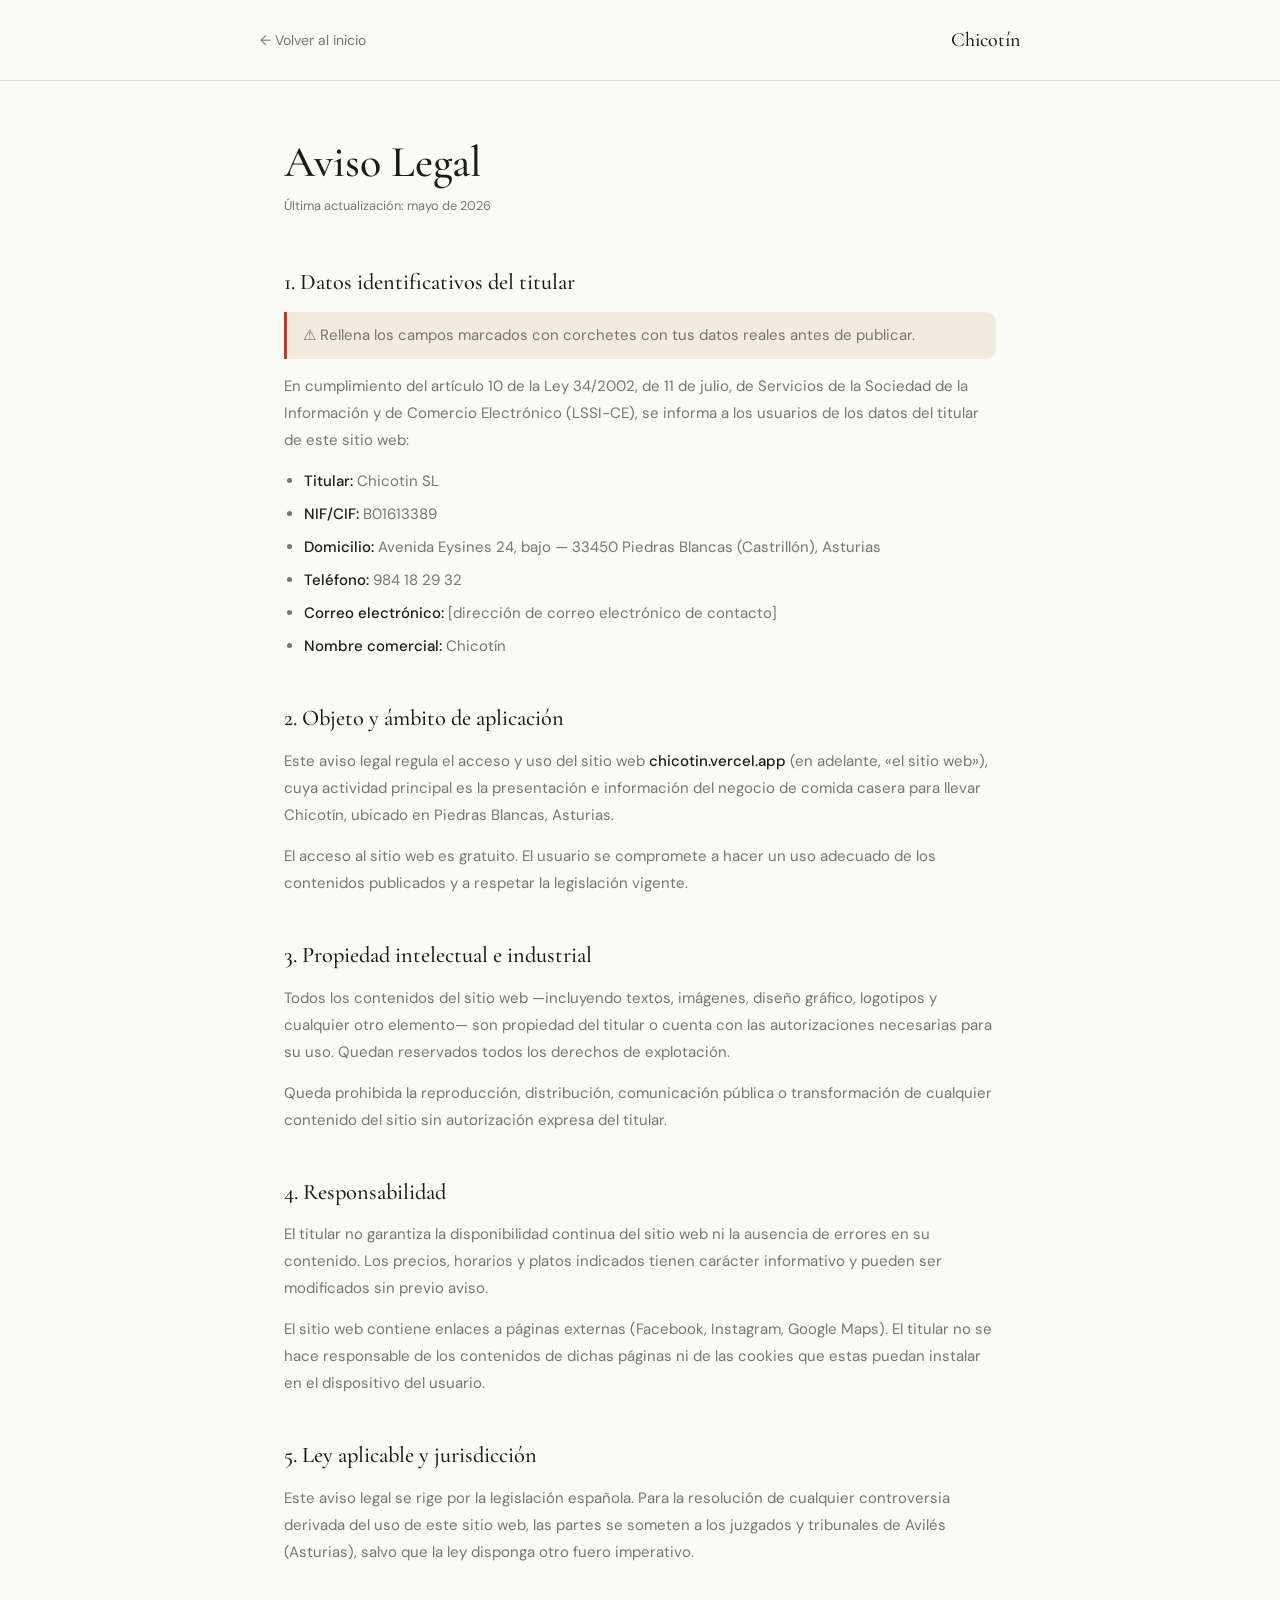
<file: aviso-legal.html>
<!DOCTYPE html>
<html lang="es">

<head>
  <meta charset="UTF-8">
  <meta name="viewport" content="width=device-width, initial-scale=1.0">
  <title>Aviso Legal — Chicotín</title>
  <link rel="preconnect" href="https://fonts.googleapis.com">
  <link rel="preconnect" href="https://fonts.gstatic.com" crossorigin>
  <link
    href="https://fonts.googleapis.com/css2?family=Cormorant+Garamond:ital,wght@0,400;0,500;0,600;1,400&family=DM+Sans:opsz,wght@9..40,300;9..40,400;9..40,500&display=swap"
    rel="stylesheet">
  <link rel="stylesheet" href="css/style.css">
  <style>
    .legal-header {
      padding: 1.5rem;
      border-bottom: 1px solid var(--border);
    }

    .legal-header__inner {
      max-width: 760px;
      margin: 0 auto;
      display: flex;
      align-items: center;
      justify-content: space-between;
    }

    .legal-back {
      font-size: 0.875rem;
      color: var(--stone);
      transition: color 0.15s;
    }

    .legal-back:hover {
      color: var(--terracota);
    }

    .legal-brand {
      font-family: var(--ff-display);
      font-size: 1.25rem;
      font-weight: 500;
      color: var(--charcoal);
    }

    .legal-main {
      max-width: 760px;
      margin: 0 auto;
      padding: 3.5rem 1.5rem 6rem;
    }

    .legal-main h1 {
      font-family: var(--ff-display);
      font-size: clamp(2rem, 4vw, 2.75rem);
      font-weight: 500;
      color: var(--charcoal);
      margin-bottom: 0.5rem;
      line-height: 1.15;
    }

    .legal-main .legal-updated {
      font-size: 0.8rem;
      color: var(--stone);
      margin-bottom: 3rem;
      display: block;
    }

    .legal-main h2 {
      font-family: var(--ff-display);
      font-size: 1.4rem;
      font-weight: 500;
      color: var(--charcoal);
      margin: 2.5rem 0 0.75rem;
    }

    .legal-main p,
    .legal-main li {
      font-size: 0.9375rem;
      color: var(--stone);
      line-height: 1.8;
      margin-bottom: 0.875rem;
    }

    .legal-main ul {
      padding-left: 1.25rem;
      list-style: disc;
    }

    .legal-main li {
      margin-bottom: 0.375rem;
    }

    .legal-main strong {
      color: var(--charcoal);
      font-weight: 500;
    }

    .legal-placeholder {
      background: var(--cream-warm);
      border-left: 3px solid var(--terracota);
      padding: 0.625rem 1rem;
      font-size: 0.8rem;
      color: var(--stone);
      border-radius: 0 var(--r-sm) var(--r-sm) 0;
      margin-bottom: 1rem;
    }
  </style>
</head>

<body>
  <header class="legal-header">
    <div class="legal-header__inner">
      <a href="index.html" class="legal-back">← Volver al inicio</a>
      <span class="legal-brand">Chicotín</span>
    </div>
  </header>

  <main class="legal-main">
    <h1>Aviso Legal</h1>
    <span class="legal-updated">Última actualización: mayo de 2026</span>

    <h2>1. Datos identificativos del titular</h2>
    <p class="legal-placeholder">⚠ Rellena los campos marcados con corchetes con tus datos reales antes de publicar.</p>
    <p>
      En cumplimiento del artículo 10 de la Ley 34/2002, de 11 de julio, de Servicios de la Sociedad de la Información y
      de Comercio Electrónico (LSSI-CE), se informa a los usuarios de los datos del titular de este sitio web:
    </p>
    <ul>
      <li><strong>Titular:</strong> Chicotin SL </li>
      <li><strong>NIF/CIF:</strong> B01613389</li>
      <li><strong>Domicilio:</strong> Avenida Eysines 24, bajo — 33450 Piedras Blancas (Castrillón), Asturias</li>
      <li><strong>Teléfono:</strong> 984 18 29 32</li>
      <li><strong>Correo electrónico:</strong> [dirección de correo electrónico de contacto]</li>
      <li><strong>Nombre comercial:</strong> Chicotín</li>
    </ul>

    <h2>2. Objeto y ámbito de aplicación</h2>
    <p>
      Este aviso legal regula el acceso y uso del sitio web <strong>chicotin.vercel.app</strong> (en adelante, «el sitio
      web»), cuya actividad principal es la presentación e información del negocio de comida casera para llevar
      Chicotín, ubicado en Piedras Blancas, Asturias.
    </p>
    <p>
      El acceso al sitio web es gratuito. El usuario se compromete a hacer un uso adecuado de los contenidos publicados
      y a respetar la legislación vigente.
    </p>

    <h2>3. Propiedad intelectual e industrial</h2>
    <p>
      Todos los contenidos del sitio web —incluyendo textos, imágenes, diseño gráfico, logotipos y cualquier otro
      elemento— son propiedad del titular o cuenta con las autorizaciones necesarias para su uso. Quedan reservados
      todos los derechos de explotación.
    </p>
    <p>
      Queda prohibida la reproducción, distribución, comunicación pública o transformación de cualquier contenido del
      sitio sin autorización expresa del titular.
    </p>

    <h2>4. Responsabilidad</h2>
    <p>
      El titular no garantiza la disponibilidad continua del sitio web ni la ausencia de errores en su contenido. Los
      precios, horarios y platos indicados tienen carácter informativo y pueden ser modificados sin previo aviso.
    </p>
    <p>
      El sitio web contiene enlaces a páginas externas (Facebook, Instagram, Google Maps). El titular no se hace
      responsable de los contenidos de dichas páginas ni de las cookies que estas puedan instalar en el dispositivo del
      usuario.
    </p>

    <h2>5. Ley aplicable y jurisdicción</h2>
    <p>
      Este aviso legal se rige por la legislación española. Para la resolución de cualquier controversia derivada del
      uso de este sitio web, las partes se someten a los juzgados y tribunales de Avilés (Asturias), salvo que la ley
      disponga otro fuero imperativo.
    </p>
  </main>
</body>

</html>
</file>
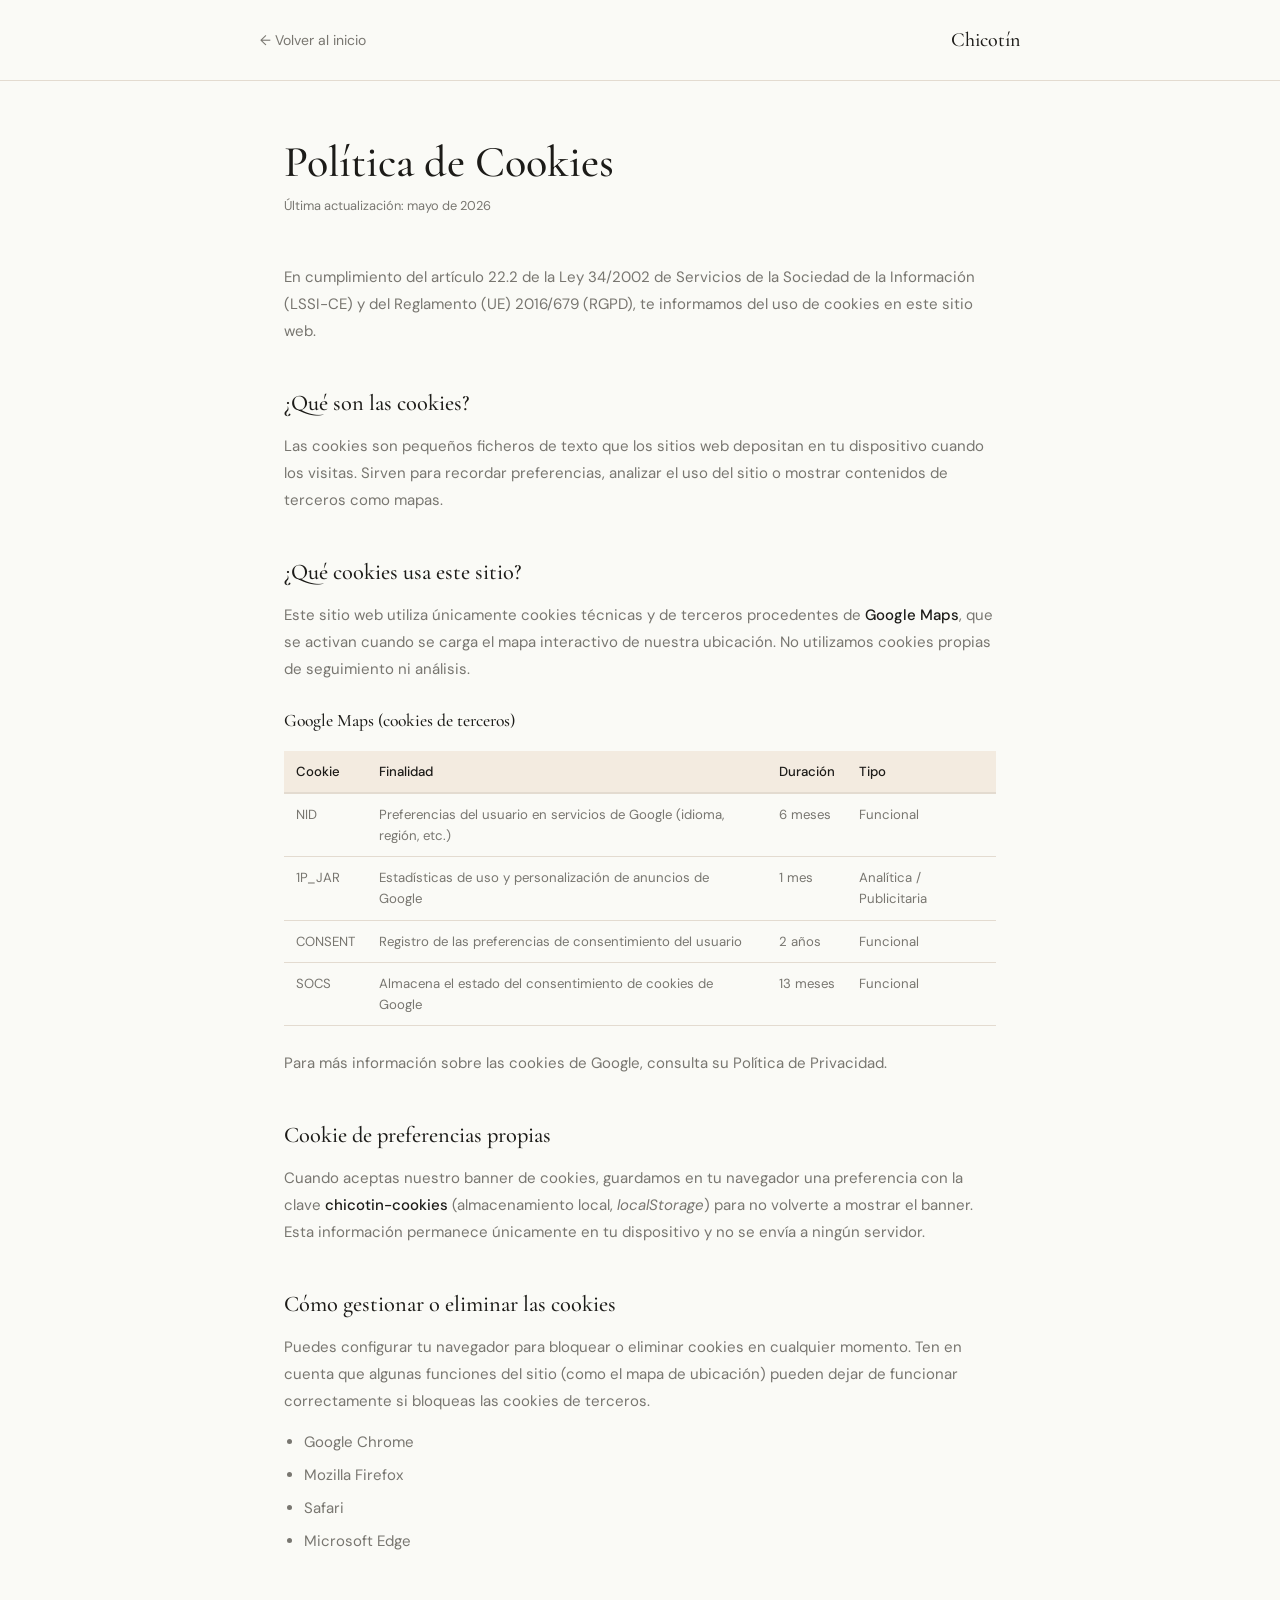
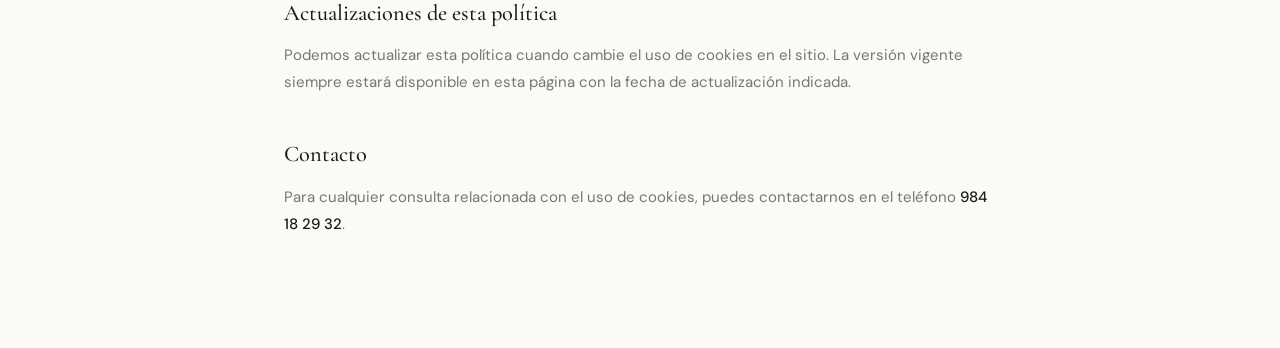
<file: politica-cookies.html>
<!DOCTYPE html>
<html lang="es">
<head>
  <meta charset="UTF-8">
  <meta name="viewport" content="width=device-width, initial-scale=1.0">
  <title>Política de Cookies — Chicotín</title>
  <link rel="preconnect" href="https://fonts.googleapis.com">
  <link rel="preconnect" href="https://fonts.gstatic.com" crossorigin>
  <link href="https://fonts.googleapis.com/css2?family=Cormorant+Garamond:ital,wght@0,400;0,500;0,600;1,400&family=DM+Sans:opsz,wght@9..40,300;9..40,400;9..40,500&display=swap" rel="stylesheet">
  <link rel="stylesheet" href="css/style.css">
  <style>
    .legal-header {
      padding: 1.5rem;
      border-bottom: 1px solid var(--border);
    }
    .legal-header__inner {
      max-width: 760px;
      margin: 0 auto;
      display: flex;
      align-items: center;
      justify-content: space-between;
    }
    .legal-back {
      font-size: 0.875rem;
      color: var(--stone);
      transition: color 0.15s;
    }
    .legal-back:hover { color: var(--terracota); }
    .legal-brand {
      font-family: var(--ff-display);
      font-size: 1.25rem;
      font-weight: 500;
      color: var(--charcoal);
    }
    .legal-main {
      max-width: 760px;
      margin: 0 auto;
      padding: 3.5rem 1.5rem 6rem;
    }
    .legal-main h1 {
      font-family: var(--ff-display);
      font-size: clamp(2rem, 4vw, 2.75rem);
      font-weight: 500;
      color: var(--charcoal);
      margin-bottom: 0.5rem;
      line-height: 1.15;
    }
    .legal-main .legal-updated {
      font-size: 0.8rem;
      color: var(--stone);
      margin-bottom: 3rem;
      display: block;
    }
    .legal-main h2 {
      font-family: var(--ff-display);
      font-size: 1.4rem;
      font-weight: 500;
      color: var(--charcoal);
      margin: 2.5rem 0 0.75rem;
    }
    .legal-main p, .legal-main li {
      font-size: 0.9375rem;
      color: var(--stone);
      line-height: 1.8;
      margin-bottom: 0.875rem;
    }
    .legal-main ul { padding-left: 1.25rem; list-style: disc; }
    .legal-main li { margin-bottom: 0.375rem; }
    .legal-main strong { color: var(--charcoal); font-weight: 500; }
    .cookie-table {
      width: 100%;
      border-collapse: collapse;
      margin: 1rem 0 1.5rem;
      font-size: 0.825rem;
    }
    .cookie-table th {
      text-align: left;
      padding: 0.625rem 0.75rem;
      background: var(--cream-warm);
      color: var(--charcoal);
      font-weight: 500;
      border-bottom: 2px solid var(--border);
      white-space: nowrap;
    }
    .cookie-table td {
      padding: 0.625rem 0.75rem;
      color: var(--stone);
      border-bottom: 1px solid var(--border);
      vertical-align: top;
    }
    @media (max-width: 600px) {
      .cookie-table { font-size: 0.75rem; }
      .cookie-table th, .cookie-table td { padding: 0.5rem 0.5rem; }
    }
  </style>
</head>
<body>
  <header class="legal-header">
    <div class="legal-header__inner">
      <a href="index.html" class="legal-back">← Volver al inicio</a>
      <span class="legal-brand">Chicotín</span>
    </div>
  </header>

  <main class="legal-main">
    <h1>Política de Cookies</h1>
    <span class="legal-updated">Última actualización: mayo de 2026</span>

    <p>
      En cumplimiento del artículo 22.2 de la Ley 34/2002 de Servicios de la Sociedad de la Información (LSSI-CE) y del Reglamento (UE) 2016/679 (RGPD), te informamos del uso de cookies en este sitio web.
    </p>

    <h2>¿Qué son las cookies?</h2>
    <p>
      Las cookies son pequeños ficheros de texto que los sitios web depositan en tu dispositivo cuando los visitas. Sirven para recordar preferencias, analizar el uso del sitio o mostrar contenidos de terceros como mapas.
    </p>

    <h2>¿Qué cookies usa este sitio?</h2>
    <p>
      Este sitio web utiliza únicamente cookies técnicas y de terceros procedentes de <strong>Google Maps</strong>, que se activan cuando se carga el mapa interactivo de nuestra ubicación. No utilizamos cookies propias de seguimiento ni análisis.
    </p>

    <h3 style="font-family: var(--ff-display); font-size: 1.1rem; font-weight: 500; color: var(--charcoal); margin: 1.5rem 0 0.75rem;">Google Maps (cookies de terceros)</h3>
    <table class="cookie-table">
      <thead>
        <tr>
          <th>Cookie</th>
          <th>Finalidad</th>
          <th>Duración</th>
          <th>Tipo</th>
        </tr>
      </thead>
      <tbody>
        <tr>
          <td>NID</td>
          <td>Preferencias del usuario en servicios de Google (idioma, región, etc.)</td>
          <td>6 meses</td>
          <td>Funcional</td>
        </tr>
        <tr>
          <td>1P_JAR</td>
          <td>Estadísticas de uso y personalización de anuncios de Google</td>
          <td>1 mes</td>
          <td>Analítica / Publicitaria</td>
        </tr>
        <tr>
          <td>CONSENT</td>
          <td>Registro de las preferencias de consentimiento del usuario</td>
          <td>2 años</td>
          <td>Funcional</td>
        </tr>
        <tr>
          <td>SOCS</td>
          <td>Almacena el estado del consentimiento de cookies de Google</td>
          <td>13 meses</td>
          <td>Funcional</td>
        </tr>
      </tbody>
    </table>
    <p>
      Para más información sobre las cookies de Google, consulta su <a href="https://policies.google.com/privacy" target="_blank" rel="noopener">Política de Privacidad</a>.
    </p>

    <h2>Cookie de preferencias propias</h2>
    <p>
      Cuando aceptas nuestro banner de cookies, guardamos en tu navegador una preferencia con la clave <strong>chicotin-cookies</strong> (almacenamiento local, <em>localStorage</em>) para no volverte a mostrar el banner. Esta información permanece únicamente en tu dispositivo y no se envía a ningún servidor.
    </p>

    <h2>Cómo gestionar o eliminar las cookies</h2>
    <p>
      Puedes configurar tu navegador para bloquear o eliminar cookies en cualquier momento. Ten en cuenta que algunas funciones del sitio (como el mapa de ubicación) pueden dejar de funcionar correctamente si bloqueas las cookies de terceros.
    </p>
    <ul>
      <li><a href="https://support.google.com/chrome/answer/95647" target="_blank" rel="noopener">Google Chrome</a></li>
      <li><a href="https://support.mozilla.org/es/kb/habilitar-y-deshabilitar-cookies-sitios-web-rastrear-preferencias" target="_blank" rel="noopener">Mozilla Firefox</a></li>
      <li><a href="https://support.apple.com/es-es/guide/safari/sfri11471/mac" target="_blank" rel="noopener">Safari</a></li>
      <li><a href="https://support.microsoft.com/es-es/microsoft-edge/eliminar-las-cookies-en-microsoft-edge-63947406-40ac-c3b8-57b9-2a946a29ae09" target="_blank" rel="noopener">Microsoft Edge</a></li>
    </ul>

    <h2>Actualizaciones de esta política</h2>
    <p>
      Podemos actualizar esta política cuando cambie el uso de cookies en el sitio. La versión vigente siempre estará disponible en esta página con la fecha de actualización indicada.
    </p>

    <h2>Contacto</h2>
    <p>
      Para cualquier consulta relacionada con el uso de cookies, puedes contactarnos en el teléfono <strong>984 18 29 32</strong>.
    </p>
  </main>
</body>
</html>
</file>
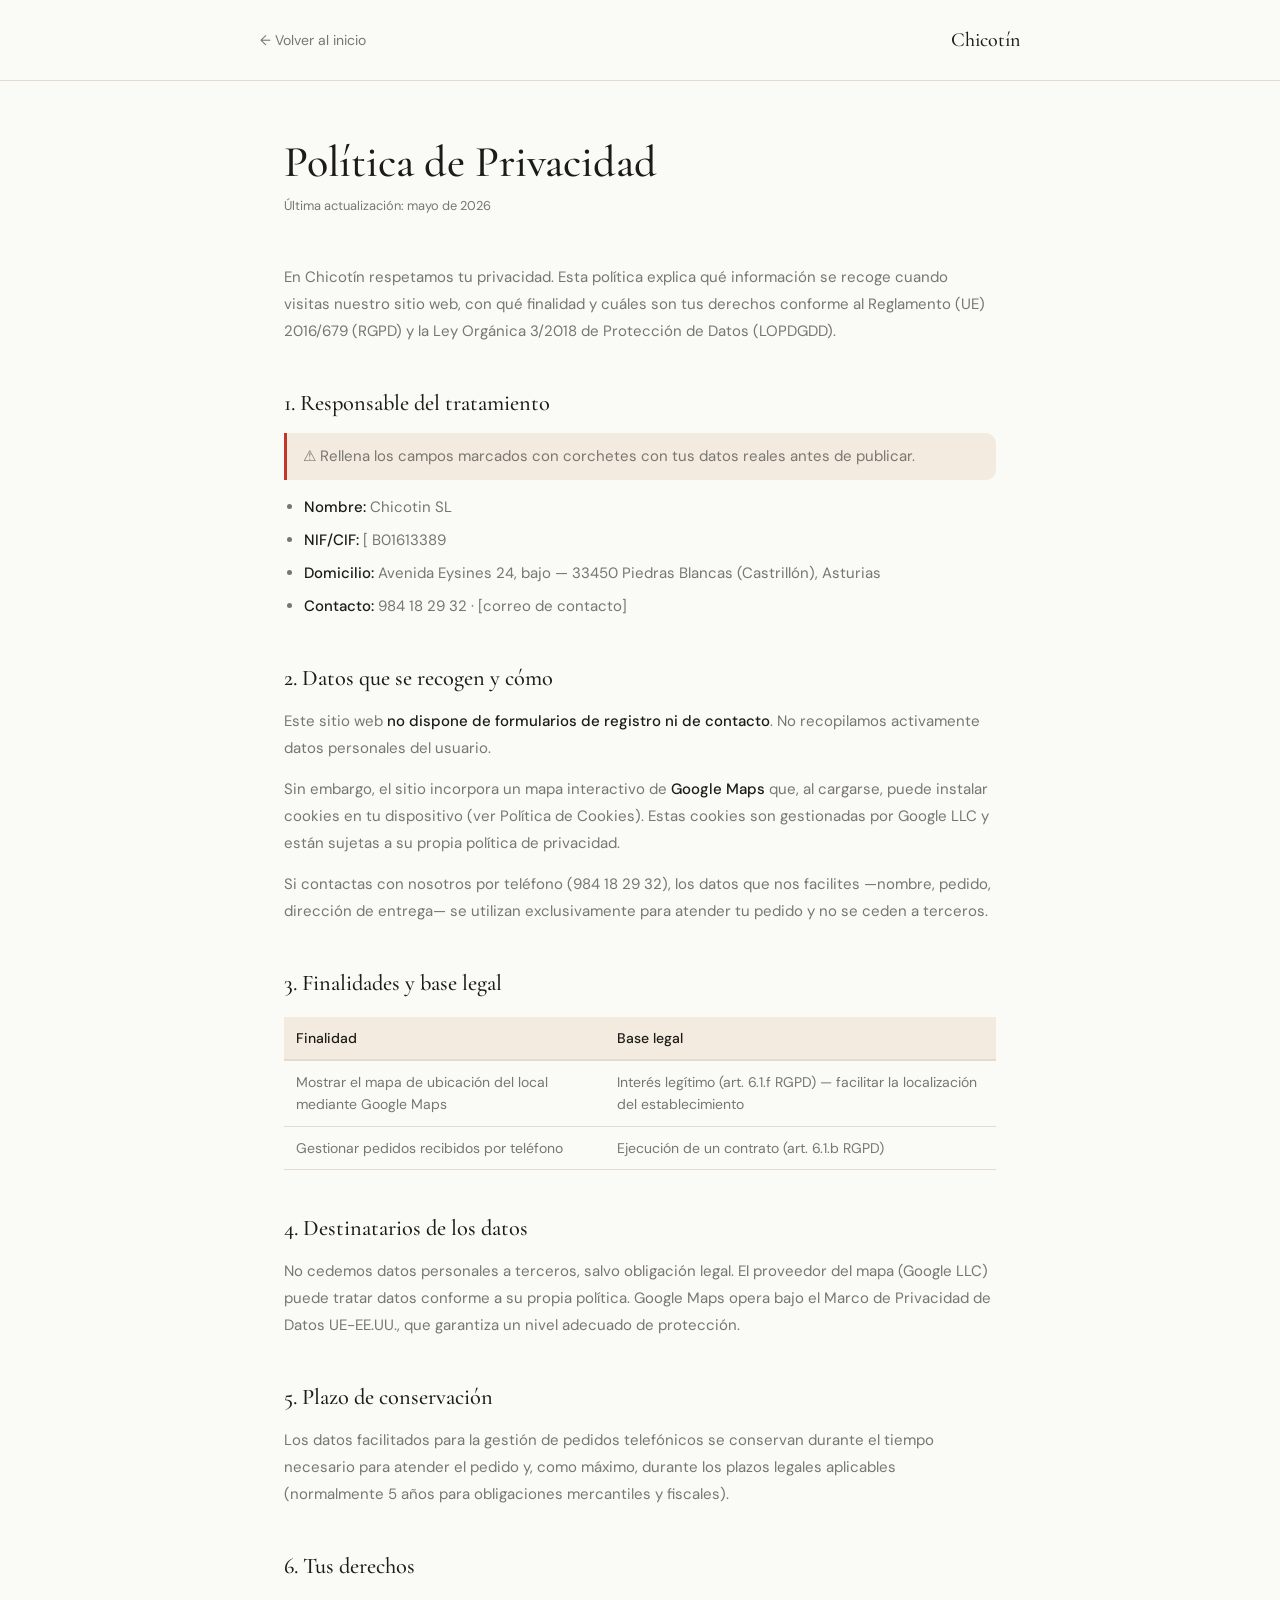
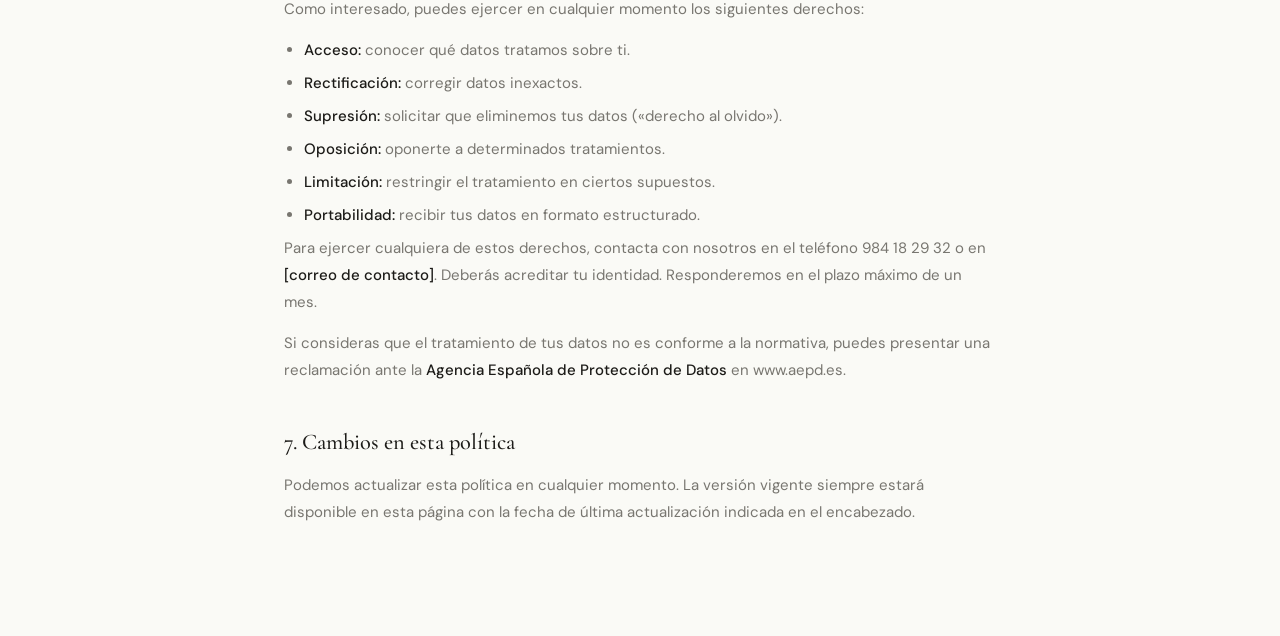
<file: politica-privacidad.html>
<!DOCTYPE html>
<html lang="es">

<head>
  <meta charset="UTF-8">
  <meta name="viewport" content="width=device-width, initial-scale=1.0">
  <title>Política de Privacidad — Chicotín</title>
  <link rel="preconnect" href="https://fonts.googleapis.com">
  <link rel="preconnect" href="https://fonts.gstatic.com" crossorigin>
  <link
    href="https://fonts.googleapis.com/css2?family=Cormorant+Garamond:ital,wght@0,400;0,500;0,600;1,400&family=DM+Sans:opsz,wght@9..40,300;9..40,400;9..40,500&display=swap"
    rel="stylesheet">
  <link rel="stylesheet" href="css/style.css">
  <style>
    .legal-header {
      padding: 1.5rem;
      border-bottom: 1px solid var(--border);
    }

    .legal-header__inner {
      max-width: 760px;
      margin: 0 auto;
      display: flex;
      align-items: center;
      justify-content: space-between;
    }

    .legal-back {
      font-size: 0.875rem;
      color: var(--stone);
      transition: color 0.15s;
    }

    .legal-back:hover {
      color: var(--terracota);
    }

    .legal-brand {
      font-family: var(--ff-display);
      font-size: 1.25rem;
      font-weight: 500;
      color: var(--charcoal);
    }

    .legal-main {
      max-width: 760px;
      margin: 0 auto;
      padding: 3.5rem 1.5rem 6rem;
    }

    .legal-main h1 {
      font-family: var(--ff-display);
      font-size: clamp(2rem, 4vw, 2.75rem);
      font-weight: 500;
      color: var(--charcoal);
      margin-bottom: 0.5rem;
      line-height: 1.15;
    }

    .legal-main .legal-updated {
      font-size: 0.8rem;
      color: var(--stone);
      margin-bottom: 3rem;
      display: block;
    }

    .legal-main h2 {
      font-family: var(--ff-display);
      font-size: 1.4rem;
      font-weight: 500;
      color: var(--charcoal);
      margin: 2.5rem 0 0.75rem;
    }

    .legal-main p,
    .legal-main li {
      font-size: 0.9375rem;
      color: var(--stone);
      line-height: 1.8;
      margin-bottom: 0.875rem;
    }

    .legal-main ul {
      padding-left: 1.25rem;
      list-style: disc;
    }

    .legal-main li {
      margin-bottom: 0.375rem;
    }

    .legal-main strong {
      color: var(--charcoal);
      font-weight: 500;
    }

    .legal-placeholder {
      background: var(--cream-warm);
      border-left: 3px solid var(--terracota);
      padding: 0.625rem 1rem;
      font-size: 0.8rem;
      color: var(--stone);
      border-radius: 0 var(--r-sm) var(--r-sm) 0;
      margin-bottom: 1rem;
    }

    .derechos-table {
      width: 100%;
      border-collapse: collapse;
      margin: 1rem 0 1.5rem;
      font-size: 0.875rem;
    }

    .derechos-table th {
      text-align: left;
      padding: 0.625rem 0.75rem;
      background: var(--cream-warm);
      color: var(--charcoal);
      font-weight: 500;
      border-bottom: 2px solid var(--border);
    }

    .derechos-table td {
      padding: 0.625rem 0.75rem;
      color: var(--stone);
      border-bottom: 1px solid var(--border);
      vertical-align: top;
    }
  </style>
</head>

<body>
  <header class="legal-header">
    <div class="legal-header__inner">
      <a href="index.html" class="legal-back">← Volver al inicio</a>
      <span class="legal-brand">Chicotín</span>
    </div>
  </header>

  <main class="legal-main">
    <h1>Política de Privacidad</h1>
    <span class="legal-updated">Última actualización: mayo de 2026</span>

    <p>
      En Chicotín respetamos tu privacidad. Esta política explica qué información se recoge cuando visitas nuestro sitio
      web, con qué finalidad y cuáles son tus derechos conforme al Reglamento (UE) 2016/679 (RGPD) y la Ley Orgánica
      3/2018 de Protección de Datos (LOPDGDD).
    </p>

    <h2>1. Responsable del tratamiento</h2>
    <p class="legal-placeholder">⚠ Rellena los campos marcados con corchetes con tus datos reales antes de publicar.</p>
    <ul>
      <li><strong>Nombre:</strong> Chicotin SL</li>
      <li><strong>NIF/CIF:</strong> [ B01613389</li>
      <li><strong>Domicilio:</strong> Avenida Eysines 24, bajo — 33450 Piedras Blancas (Castrillón), Asturias</li>
      <li><strong>Contacto:</strong> 984 18 29 32 · [correo de contacto]</li>
    </ul>

    <h2>2. Datos que se recogen y cómo</h2>
    <p>
      Este sitio web <strong>no dispone de formularios de registro ni de contacto</strong>. No recopilamos activamente
      datos personales del usuario.
    </p>
    <p>
      Sin embargo, el sitio incorpora un mapa interactivo de <strong>Google Maps</strong> que, al cargarse, puede
      instalar cookies en tu dispositivo (ver <a href="politica-cookies.html">Política de Cookies</a>). Estas cookies
      son gestionadas por Google LLC y están sujetas a su propia política de privacidad.
    </p>
    <p>
      Si contactas con nosotros por teléfono (984 18 29 32), los datos que nos facilites —nombre, pedido, dirección de
      entrega— se utilizan exclusivamente para atender tu pedido y no se ceden a terceros.
    </p>

    <h2>3. Finalidades y base legal</h2>
    <table class="derechos-table">
      <thead>
        <tr>
          <th>Finalidad</th>
          <th>Base legal</th>
        </tr>
      </thead>
      <tbody>
        <tr>
          <td>Mostrar el mapa de ubicación del local mediante Google Maps</td>
          <td>Interés legítimo (art. 6.1.f RGPD) — facilitar la localización del establecimiento</td>
        </tr>
        <tr>
          <td>Gestionar pedidos recibidos por teléfono</td>
          <td>Ejecución de un contrato (art. 6.1.b RGPD)</td>
        </tr>
      </tbody>
    </table>

    <h2>4. Destinatarios de los datos</h2>
    <p>
      No cedemos datos personales a terceros, salvo obligación legal. El proveedor del mapa (Google LLC) puede tratar
      datos conforme a su propia política. Google Maps opera bajo el Marco de Privacidad de Datos UE-EE.UU., que
      garantiza un nivel adecuado de protección.
    </p>

    <h2>5. Plazo de conservación</h2>
    <p>
      Los datos facilitados para la gestión de pedidos telefónicos se conservan durante el tiempo necesario para atender
      el pedido y, como máximo, durante los plazos legales aplicables (normalmente 5 años para obligaciones mercantiles
      y fiscales).
    </p>

    <h2>6. Tus derechos</h2>
    <p>Como interesado, puedes ejercer en cualquier momento los siguientes derechos:</p>
    <ul>
      <li><strong>Acceso:</strong> conocer qué datos tratamos sobre ti.</li>
      <li><strong>Rectificación:</strong> corregir datos inexactos.</li>
      <li><strong>Supresión:</strong> solicitar que eliminemos tus datos («derecho al olvido»).</li>
      <li><strong>Oposición:</strong> oponerte a determinados tratamientos.</li>
      <li><strong>Limitación:</strong> restringir el tratamiento en ciertos supuestos.</li>
      <li><strong>Portabilidad:</strong> recibir tus datos en formato estructurado.</li>
    </ul>
    <p>
      Para ejercer cualquiera de estos derechos, contacta con nosotros en el teléfono 984 18 29 32 o en <strong>[correo
        de contacto]</strong>. Deberás acreditar tu identidad. Responderemos en el plazo máximo de un mes.
    </p>
    <p>
      Si consideras que el tratamiento de tus datos no es conforme a la normativa, puedes presentar una reclamación ante
      la <strong>Agencia Española de Protección de Datos</strong> en <a href="https://www.aepd.es" target="_blank"
        rel="noopener">www.aepd.es</a>.
    </p>

    <h2>7. Cambios en esta política</h2>
    <p>
      Podemos actualizar esta política en cualquier momento. La versión vigente siempre estará disponible en esta página
      con la fecha de última actualización indicada en el encabezado.
    </p>
  </main>
</body>

</html>
</file>
<file: css/style.css>
/* ==========================================================
   CHICOTÍN — Stylesheet
   Paleta: crema cálida · terracota · carbón · piedra
   Tipografía: Cormorant Garamond (display) · DM Sans (body)
   ========================================================== */

/* ----------------------------------------------------------
   Custom properties
   ---------------------------------------------------------- */
:root {
  --cream:         #FAFAF6;
  --cream-warm:    #F3EBE0;
  --terracota:     #C0392B;
  --terracota-dk:  #A93226;
  --charcoal:      #1C1B18;
  --stone:         #787670;
  --border:        #E3DBD0;
  --white:         #FFFFFF;

  --ff-display: 'Cormorant Garamond', Georgia, serif;
  --ff-body:    'DM Sans', system-ui, -apple-system, sans-serif;

  --max-w:     1200px;
  --sp-v:      6rem;
  --sp-v-sm:   4rem;

  --r-sm:  10px;
  --r-md:  18px;
  --r-lg:  28px;

  --shadow-card:  0 2px 16px rgba(28, 27, 24, 0.08);
  --shadow-hover: 0 8px 36px rgba(28, 27, 24, 0.14);
}

/* ----------------------------------------------------------
   Reset
   ---------------------------------------------------------- */
*, *::before, *::after { box-sizing: border-box; margin: 0; padding: 0; }
html                   { scroll-behavior: smooth; overflow-x: hidden; }
body {
  font-family: var(--ff-body);
  background:  var(--cream);
  color:       var(--charcoal);
  line-height: 1.6;
  -webkit-font-smoothing: antialiased;
}
img   { display: block; max-width: 100%; height: auto; }
a     { color: inherit; text-decoration: none; }
ul    { list-style: none; }
address { font-style: normal; }

/* ----------------------------------------------------------
   Layout helpers
   ---------------------------------------------------------- */
.container {
  max-width: var(--max-w);
  margin:    0 auto;
  padding:   0 1.5rem;
}

section { padding: var(--sp-v) 1.5rem; }

/* ----------------------------------------------------------
   Typography helpers
   ---------------------------------------------------------- */
.eyebrow {
  display:        inline-block;
  font-size:      0.7rem;
  font-weight:    500;
  letter-spacing: 0.18em;
  text-transform: uppercase;
  color:          var(--terracota);
  margin-bottom:  0.875rem;
}

.eyebrow--light { color: rgba(250, 250, 246, 0.4); }
.eyebrow--link  { text-decoration: none; transition: opacity 0.15s; }
.eyebrow--link:hover { opacity: 0.7; }

.section-header {
  text-align:    center;
  margin-bottom: 3.5rem;
}

.section-header h2 {
  font-family:  var(--ff-display);
  font-size:    clamp(2.25rem, 4.5vw, 3.75rem);
  font-weight:  500;
  line-height:  1.15;
  margin-bottom: 0.875rem;
}

.section-header p {
  color:       var(--stone);
  font-size:   1.05rem;
  max-width:   480px;
  margin:      0 auto;
  line-height: 1.75;
}

/* ----------------------------------------------------------
   Buttons
   ---------------------------------------------------------- */
.btn {
  display:          inline-flex;
  align-items:      center;
  justify-content:  center;
  padding:          0.875rem 2rem;
  border-radius:    100px;
  font-family:      var(--ff-body);
  font-size:        0.95rem;
  font-weight:      500;
  border:           1.5px solid transparent;
  cursor:           pointer;
  touch-action:     manipulation;
  transition:       transform 0.15s ease, background 0.15s ease,
                    box-shadow 0.15s ease, border-color 0.15s ease, color 0.15s ease;
}

.btn--fill {
  background:   var(--terracota);
  color:        var(--white);
  border-color: var(--terracota);
}

.btn--fill:hover {
  background:   var(--terracota-dk);
  border-color: var(--terracota-dk);
  transform:    translateY(-2px);
  box-shadow:   0 6px 22px rgba(192, 57, 43, 0.32);
}

.btn--ghost {
  background:   transparent;
  color:        var(--charcoal);
  border-color: var(--border);
}

.btn--ghost:hover {
  border-color: var(--charcoal);
  transform:    translateY(-2px);
}

.btn--block { width: 100%; }

/* ----------------------------------------------------------
   Navigation
   ---------------------------------------------------------- */
.nav {
  position:   fixed;
  inset:      0 0 auto;
  z-index:    900;
  padding:    1.375rem 1.5rem;
  transition: background 0.25s, padding 0.25s, box-shadow 0.25s;
}

.nav.scrolled {
  background:              rgba(250, 250, 246, 0.93);
  backdrop-filter:         blur(14px);
  -webkit-backdrop-filter: blur(14px);
  padding:                 0.9rem 1.5rem;
  box-shadow:              0 1px 0 var(--border);
}

.nav__inner {
  max-width:   var(--max-w);
  margin:      0 auto;
  display:     flex;
  align-items: center;
  gap:         2rem;
}

.nav__logo {
  display:     flex;
  align-items: center;
  gap:         0.2rem;
  flex-shrink: 0;
  line-height: 1;
}

.nav__mark {
  height:    30px;
  width:     auto;
}

.nav__logo-text {
  font-family:    var(--ff-display);
  font-size:      1.625rem;
  font-weight:    600;
  color:          var(--charcoal);
  letter-spacing: -0.01em;
}

.nav__links {
  display:     flex;
  gap:         1.75rem;
  margin-left: auto;
  margin-right: 1.5rem;
}

.nav__links a {
  font-size:  0.9rem;
  color:      var(--charcoal);
  transition: color 0.15s;
}

.nav__links a:hover { color: var(--terracota); }

.nav__phone {
  font-size:    0.875rem;
  font-weight:  500;
  color:        var(--terracota);
  border:       1.5px solid var(--terracota);
  padding:      0.5rem 1.25rem;
  border-radius: 100px;
  flex-shrink:  0;
  transition:   background 0.15s, color 0.15s;
}

.nav__phone:hover {
  background: var(--terracota);
  color:      var(--white);
}

.nav__burger {
  display:     none;
  flex-direction: column;
  gap:         5px;
  background:  none;
  border:      none;
  cursor:      pointer;
  padding:     6px;
  margin-left: auto;
}

.nav__burger span {
  display:       block;
  width:         22px;
  height:        2px;
  background:    var(--charcoal);
  border-radius: 2px;
  transition:    transform 0.25s, opacity 0.25s;
}

.nav__burger.open span:nth-child(1) { transform: translateY(7px) rotate(45deg); }
.nav__burger.open span:nth-child(2) { opacity: 0; }
.nav__burger.open span:nth-child(3) { transform: translateY(-7px) rotate(-45deg); }

/* ----------------------------------------------------------
   Drawer (mobile)
   ---------------------------------------------------------- */
.overlay {
  position:       fixed;
  inset:          0;
  background:     rgba(28, 27, 24, 0.4);
  z-index:        800;
  opacity:        0;
  pointer-events: none;
  transition:     opacity 0.3s;
}

.overlay.open { opacity: 1; pointer-events: all; }

.drawer {
  position:   fixed;
  top:        0;
  right:      0;
  bottom:     0;
  width:      min(340px, 90vw);
  background: var(--cream);
  z-index:    901;
  padding:    2rem 2rem 3rem;
  display:    flex;
  flex-direction: column;
  transform:  translateX(100%);
  transition: transform 0.35s cubic-bezier(0.4, 0, 0.2, 1);
  box-shadow: -8px 0 40px rgba(28, 27, 24, 0.12);
}

.drawer.open { transform: translateX(0); }

.drawer__close {
  background:  none;
  border:      none;
  font-size:   1.25rem;
  cursor:      pointer;
  color:       var(--stone);
  align-self:  flex-end;
  padding:     4px;
  margin-bottom: 2rem;
  transition:  color 0.15s;
}

.drawer__close:hover { color: var(--charcoal); }

.drawer__links {
  display:        flex;
  flex-direction: column;
  flex:           1;
}

.drawer__links a {
  font-family:  var(--ff-display);
  font-size:    2rem;
  font-weight:  500;
  color:        var(--charcoal);
  padding:      0.75rem 0;
  border-bottom: 1px solid var(--border);
  transition:   color 0.15s, padding-left 0.15s;
}

.drawer__links a:hover {
  color:        var(--terracota);
  padding-left: 0.5rem;
}

.drawer__phone {
  display:       block;
  font-size:     1.1rem;
  font-weight:   500;
  color:         var(--terracota);
  border:        1.5px solid var(--terracota);
  text-align:    center;
  padding:       0.875rem;
  border-radius: 100px;
  margin-top:    2.5rem;
  transition:    background 0.15s, color 0.15s;
}

.drawer__phone:hover {
  background: var(--terracota);
  color:      var(--white);
}

/* ----------------------------------------------------------
   Hero
   ---------------------------------------------------------- */
.hero {
  position:        relative;
  min-height:      100svh;
  display:         flex;
  flex-direction:  column;
  justify-content: center;
  padding:         7rem 1.5rem 5rem;
}

.hero__bg {
  position: absolute;
  inset:    0;
  background:
    radial-gradient(ellipse 65% 55% at 88% 25%, rgba(193, 92, 56, 0.07) 0%, transparent 60%),
    radial-gradient(ellipse 45% 40% at  8% 80%, rgba(90, 104, 67, 0.05) 0%, transparent 60%);
  pointer-events: none;
}

/* Ghosted display text in background */
.hero::after {
  content:        'Chicotín';
  position:       absolute;
  right:          -2%;
  top:            50%;
  transform:      translateY(-50%);
  font-family:    var(--ff-display);
  font-size:      clamp(10rem, 20vw, 22rem);
  font-weight:    600;
  font-style:     italic;
  color:          rgba(28, 27, 24, 0.032);
  pointer-events: none;
  white-space:    nowrap;
  line-height:    1;
  user-select:    none;
}

.hero__content {
  max-width: var(--max-w);
  margin:    0 auto;
  width:     100%;
  position:  relative;
  z-index:   1;
}

.hero__eyebrow {
  display:        inline-block;
  font-size:      0.7rem;
  font-weight:    500;
  letter-spacing: 0.18em;
  text-transform: uppercase;
  color:          var(--stone);
  margin-bottom:  1.5rem;
}

.hero__title {
  font-family:   var(--ff-display);
  font-size:     clamp(3.75rem, 9vw, 8rem);
  font-weight:   500;
  line-height:   1.05;
  letter-spacing: -0.025em;
  color:          var(--charcoal);
  margin-bottom: 1.5rem;
}

.hero__title em {
  font-style: italic;
  color:      var(--terracota);
}

.hero__body {
  font-size:     clamp(1rem, 1.75vw, 1.2rem);
  color:         var(--stone);
  max-width:     480px;
  line-height:   1.75;
  margin-bottom: 2.5rem;
}

.hero__ctas {
  display:   flex;
  gap:       1rem;
  flex-wrap: wrap;
}

.hero__badge {
  position:    absolute;
  bottom:      3.5rem;
  right:       3.5rem;
  display:     flex;
  align-items: center;
  gap:         0.6rem;
  background:  var(--white);
  border:      1px solid var(--border);
  padding:     0.875rem 1.25rem;
  border-radius: var(--r-md);
  box-shadow:  var(--shadow-card);
  z-index:     1;
}

.badge__stars  { color: #E8A838; font-size: 0.9rem; letter-spacing: 1px; }
.badge__score  { font-size: 1.1rem; font-weight: 600; color: var(--charcoal); }
.badge__label  { font-size: 0.8rem; color: var(--stone); }

/* ----------------------------------------------------------
   Menú del día
   ---------------------------------------------------------- */
.menudia {
  background: var(--cream-warm);
  padding:    var(--sp-v) 1.5rem;
}

.menudia__body {
  display:               grid;
  grid-template-columns: 1fr 360px;
  gap:                   2.5rem;
  align-items:           start;
}

/* Tarjeta menú del día */
.menudia__fb-card {
  background:     var(--white);
  border-radius:  var(--r-lg);
  box-shadow:     var(--shadow-card);
  border:         1px solid var(--border);
  padding:        3rem 3.5rem;
  display:        flex;
  flex-direction: column;
  gap:            2rem;
}

.menudia__fb-live {
  display:        flex;
  align-items:    center;
  gap:            0.625rem;
  font-size:      0.68rem;
  font-weight:    500;
  letter-spacing: 0.14em;
  text-transform: uppercase;
  color:          var(--stone);
}

.menudia__fb-dot {
  width:         7px;
  height:        7px;
  border-radius: 50%;
  background:    #3A7D44;
  flex-shrink:   0;
  animation:     fb-dot-pulse 2.4s ease-in-out infinite;
}

@keyframes fb-dot-pulse {
  0%, 100% { opacity: 1; }
  50%      { opacity: 0.35; }
}

.menudia__fb-title {
  font-family:   var(--ff-display);
  font-size:     clamp(2rem, 4vw, 3rem);
  font-weight:   500;
  font-style:    italic;
  color:         var(--charcoal);
  line-height:   1.1;
  margin-bottom: 0.5rem;
}

.menudia__fb-sub {
  color:       var(--stone);
  font-size:   1rem;
  line-height: 1.65;
}

.menudia__fb-estructura {
  display:       grid;
  grid-template-columns: repeat(4, 1fr);
  gap:           1.5rem;
  padding:       1.75rem 0;
  border-top:    1px solid var(--border);
  border-bottom: 1px solid var(--border);
}

.menudia__fb-col {
  display:        flex;
  flex-direction: column;
  gap:            0.25rem;
}

.menudia__fb-tipo {
  font-family: var(--ff-display);
  font-size:   1rem;
  font-weight: 600;
  color:       var(--charcoal);
}

.menudia__fb-detalle {
  font-size:   0.78rem;
  color:       var(--stone);
  line-height: 1.4;
}

.menudia__fb-precios {
  display: flex;
  gap:     3rem;
}

.menudia__fb-precio-item {
  display:        flex;
  flex-direction: column;
  gap:            0.125rem;
}

.menudia__fb-precio-label {
  font-size:      0.65rem;
  font-weight:    500;
  letter-spacing: 0.12em;
  text-transform: uppercase;
  color:          var(--stone);
}

.menudia__fb-precio-num {
  font-family: var(--ff-display);
  font-size:   2.25rem;
  font-weight: 500;
  color:       var(--terracota);
  line-height: 1;
}

.menudia__fb-cta {
  display:         inline-flex;
  align-items:     center;
  gap:             0.625rem;
  padding:         0.875rem 1.75rem;
  background:      var(--terracota);
  color:           var(--white);
  border-radius:   100px;
  font-size:       0.95rem;
  font-weight:     500;
  align-self:      flex-start;
  text-decoration: none;
  transition:      background 0.15s, transform 0.15s;
}

.menudia__fb-cta:hover {
  background: var(--terracota-dk);
  transform:  translateY(-2px);
}

/* Sidebar card */
.menudia__aside {
  display:        flex;
  flex-direction: column;
  gap:            1.5rem;
  position:       sticky;
  top:            6rem;
}

.menudia__card {
  background:    var(--white);
  border-radius: var(--r-lg);
  padding:       2.25rem;
  box-shadow:    var(--shadow-card);
  display:       flex;
  flex-direction: column;
  gap:           1rem;
}

.menudia__card-label {
  font-family: var(--ff-display);
  font-size:   1.5rem;
  font-weight: 500;
  line-height: 1.3;
}

.menudia__card-body {
  color:       var(--stone);
  font-size:   0.925rem;
  line-height: 1.7;
}

.menudia__fb-link {
  display:    block;
  text-align: center;
  font-size:  0.85rem;
  color:      var(--stone);
  transition: color 0.15s;
}

.menudia__fb-link:hover { color: var(--terracota); }

/* Today's hours — real-time card */
.menudia__hours {
  background:    var(--white);
  border-radius: var(--r-md);
  padding:       1.75rem;
  box-shadow:    var(--shadow-card);
  border-left:   4px solid var(--border);
  transition:    border-color 0.4s;
}

.menudia__hours.is-open   { border-left-color: #3A7D44; }
.menudia__hours.is-closed { border-left-color: var(--stone); }

.hours__row {
  display:     flex;
  align-items: center;
  gap:         0.6rem;
  margin-bottom: 0.5rem;
}

.hours__dot {
  width:         10px;
  height:        10px;
  border-radius: 50%;
  background:    var(--stone);
  flex-shrink:   0;
  transition:    background 0.4s;
}

.menudia__hours.is-open .hours__dot {
  background: #3A7D44;
  animation:  pulse-open 2.2s ease infinite;
}

@keyframes pulse-open {
  0%, 100% { box-shadow: 0 0 0 0   rgba(58, 125, 68, 0.45); }
  55%      { box-shadow: 0 0 0 7px rgba(58, 125, 68, 0);    }
}

.hours__status-text {
  font-family: var(--ff-display);
  font-size:   1.5rem;
  font-weight: 600;
  line-height: 1;
  color:       var(--charcoal);
  transition:  color 0.4s;
}

.menudia__hours.is-open   .hours__status-text { color: #3A7D44; }
.menudia__hours.is-closed .hours__status-text { color: var(--charcoal); }

.hours__schedule {
  font-size:  0.875rem;
  color:      var(--stone);
  line-height: 1.6;
}

.hours__next {
  font-size:   0.8rem;
  color:       var(--stone);
  margin-top:  0.25rem;
  font-style:  italic;
}

.hours__next[hidden] { display: none; }

/* ----------------------------------------------------------
   Carta
   ---------------------------------------------------------- */
.carta { background: var(--cream); }

/* Tabs */
.carta__tabs {
  display:            flex;
  gap:                0.5rem;
  overflow-x:         auto;
  padding-bottom:     0.25rem;
  margin-bottom:      2.5rem;
  scrollbar-width:    none;
  -ms-overflow-style: none;
}

.carta__tabs::-webkit-scrollbar { display: none; }

.carta__tab {
  flex-shrink:   0;
  padding:       0.6rem 1.25rem;
  border:        1.5px solid var(--border);
  border-radius: 100px;
  background:    transparent;
  font-family:   var(--ff-body);
  font-size:     0.875rem;
  font-weight:   500;
  color:         var(--stone);
  cursor:        pointer;
  white-space:   nowrap;
  transition:    border-color 0.15s, color 0.15s, background 0.15s;
}

.carta__tab:hover {
  border-color: var(--terracota);
  color:        var(--terracota);
}

.carta__tab.is-active {
  background:   var(--terracota);
  border-color: var(--terracota);
  color:        var(--white);
}

/* Panels */
.carta__panel        { display: none; }
.carta__panel.is-active { display: block; }

/* Item list */
.carta__lista { list-style: none; }

.carta__plato {
  display:         flex;
  align-items:     baseline;
  gap:             1.5rem;
  justify-content: space-between;
  padding:         1rem 0;
  border-bottom:   1px solid var(--border);
}

.carta__plato:first-child { border-top: 1px solid var(--border); }

.carta__plato-info { flex: 1; }

.carta__plato-info h3 {
  font-family:   var(--ff-display);
  font-size:     1.15rem;
  font-weight:   500;
  color:         var(--charcoal);
  margin-bottom: 0.15rem;
}

.carta__plato-info p {
  font-size:   0.85rem;
  color:       var(--stone);
  line-height: 1.5;
}

.carta__precio {
  font-size:   0.95rem;
  font-weight: 500;
  color:       var(--terracota);
  white-space: nowrap;
  flex-shrink: 0;
}

/* Tag (ej: Temporada) */
.carta__tag {
  display:        inline-block;
  font-family:    var(--ff-body);
  font-size:      0.6rem;
  font-weight:    500;
  letter-spacing: 0.1em;
  text-transform: uppercase;
  color:          var(--terracota);
  border:         1px solid var(--terracota);
  border-radius:  100px;
  padding:        0.1rem 0.5rem;
  vertical-align: middle;
  margin-left:    0.4rem;
}

/* Aviso */
.carta__aviso {
  background:    var(--cream-warm);
  border-radius: var(--r-sm);
  padding:       0.875rem 1.25rem;
  font-size:     0.875rem;
  color:         var(--stone);
  line-height:   1.65;
  margin-bottom: 1.5rem;
}

.carta__aviso a {
  color:       var(--terracota);
  font-weight: 500;
}

/* Extras hamburguesas */
.carta__extras {
  margin-top:    2rem;
  padding:       1.25rem 1.5rem;
  background:    var(--cream-warm);
  border-radius: var(--r-md);
}

.carta__extras-label {
  font-size:      0.65rem;
  font-weight:    500;
  letter-spacing: 0.15em;
  text-transform: uppercase;
  color:          var(--stone);
  margin-bottom:  0.75rem;
}

.carta__extras-fila {
  display:   flex;
  flex-wrap: wrap;
  gap:       0.5rem 2rem;
  font-size: 0.875rem;
  color:     var(--charcoal);
}

.carta__extras-fila strong { color: var(--terracota); }

/* Por encargo */
.carta__encargo { margin-top: 2.5rem; }

.carta__encargo-label {
  font-size:      0.65rem;
  font-weight:    500;
  letter-spacing: 0.15em;
  text-transform: uppercase;
  color:          var(--stone);
  margin-bottom:  0.25rem;
}

/* Menú del día — precios */
.carta__menu-grid {
  display:               grid;
  grid-template-columns: 1fr 1fr;
  gap:                   2.5rem;
  margin-top:            1.5rem;
}

.carta__menu-tipo {
  font-family:    var(--ff-display);
  font-size:      1.5rem;
  font-weight:    500;
  color:          var(--charcoal);
  padding-bottom: 0.5rem;
  border-bottom:  2px solid var(--terracota);
  margin-bottom:  0.5rem;
}

.carta__menu-lista { list-style: none; }

.carta__menu-lista li {
  display:         flex;
  justify-content: space-between;
  align-items:     baseline;
  padding:         0.75rem 0;
  border-bottom:   1px solid var(--border);
  font-size:       0.925rem;
}

.carta__menu-lista li:first-child { border-top: 1px solid var(--border); }
.carta__menu-lista span           { color: var(--charcoal); }

.carta__menu-lista strong {
  color:       var(--terracota);
  font-weight: 500;
  font-size:   1rem;
}


/* ----------------------------------------------------------
   Nosotros
   ---------------------------------------------------------- */
.nosotros {
  background: var(--charcoal);
  padding:    var(--sp-v) 1.5rem;
}

.nosotros__grid {
  max-width:             var(--max-w);
  margin:                0 auto;
  display:               grid;
  grid-template-columns: 1fr 1fr;
  gap:                   5rem;
  align-items:           center;
}

.nosotros__imagen {
  position:      relative;
  border-radius: var(--r-lg);
  overflow:      hidden;
}

.nosotros__foto {
  display:    block;
  width:      100%;
  aspect-ratio: 3 / 4;
  object-fit: cover;
  filter:     grayscale(100%) contrast(135%) brightness(112%);
  transition: filter 0.5s ease;
}

.nosotros__foto:hover {
  filter: grayscale(60%) contrast(115%) brightness(106%);
}

.nosotros__cita {
  font-family:   var(--ff-display);
  font-size:     1.2rem;
  font-style:    italic;
  font-weight:   400;
  color:         rgba(250, 250, 246, 0.9) !important;
  line-height:   1.65;
  border-left:   2px solid var(--terracota);
  padding-left:  1.25rem;
  margin-bottom: 1.5rem !important;
}

.nosotros__text h2 {
  font-family:   var(--ff-display);
  font-size:     clamp(2.25rem, 4.5vw, 3.5rem);
  font-weight:   500;
  line-height:   1.15;
  color:         var(--cream);
  margin-bottom: 1.75rem;
}

.nosotros__text h2 em {
  font-style: italic;
  color:      #E87070;
}

.nosotros__text p {
  color:         rgba(250, 250, 246, 0.7);
  line-height:   1.8;
  font-size:     1rem;
  margin-bottom: 1.125rem;
}

.nosotros__text p:last-child { margin-bottom: 0; }

.nosotros__score {
  color:      var(--cream) !important;
  margin-top: 2rem !important;
}

.nosotros__score strong { color: #E8A838; }

.nosotros__visual {
  aspect-ratio: 4 / 5;
}

.nosotros__placeholder {
  width:         100%;
  height:        100%;
  border:        1px dashed rgba(255, 255, 255, 0.15);
  border-radius: var(--r-lg);
  display:       flex;
  align-items:   center;
  justify-content: center;
  color:         rgba(255, 255, 255, 0.25);
  font-size:     0.875rem;
}

/* ----------------------------------------------------------
   Contacto
   ---------------------------------------------------------- */
.contacto { background: var(--cream); }

.contacto__grid {
  display:               grid;
  grid-template-columns: 400px 1fr;
  gap:                   4rem;
  align-items:           start;
}

.info-block { margin-bottom: 2.5rem; }
.info-block:last-child { margin-bottom: 0; }

.info-label {
  font-size:      0.65rem;
  font-weight:    500;
  letter-spacing: 0.18em;
  text-transform: uppercase;
  color:          var(--stone);
  margin-bottom:  0.875rem;
}

.horario {
  width:           100%;
  border-collapse: collapse;
}

.horario tr { border-bottom: 1px solid var(--border); }
.horario tr:first-child { border-top: 1px solid var(--border); }

.horario td {
  padding:   0.625rem 0;
  font-size: 0.9rem;
}

.horario td:last-child {
  text-align: right;
  color:      var(--charcoal);
}

.horario--closed td { color: var(--stone); }

address {
  color:         var(--charcoal);
  line-height:   1.8;
  font-size:     0.9rem;
  margin-bottom: 0.5rem;
}

.info-link {
  font-size:   0.875rem;
  font-weight: 500;
  color:       var(--terracota);
  transition:  opacity 0.15s;
}

.info-link:hover { opacity: 0.7; }

.info-phone {
  display:     block;
  font-family: var(--ff-display);
  font-size:   2.25rem;
  font-weight: 500;
  color:       var(--charcoal);
  line-height: 1;
  transition:  color 0.15s;
}

.info-phone:hover { color: var(--terracota); }

.social { display: flex; gap: 0.75rem; }

.social__link {
  font-size:     0.875rem;
  font-weight:   500;
  padding:       0.5rem 1.25rem;
  border:        1.5px solid var(--border);
  border-radius: 100px;
  transition:    border-color 0.15s, color 0.15s;
}

.social__link:hover {
  border-color: var(--terracota);
  color:        var(--terracota);
}

.contacto__map {
  border-radius: var(--r-lg);
  overflow:      hidden;
  box-shadow:    var(--shadow-card);
  position:      sticky;
  top:           6rem;
}

.contacto__map iframe {
  display: block;
  width:   100%;
  height:  500px;
  border:  0;
}

/* ----------------------------------------------------------
   Footer
   ---------------------------------------------------------- */
.footer {
  background: #161513;
  color:      rgba(250, 250, 246, 0.5);
  padding:    3rem 1.5rem;
}

.footer__grid {
  max-width:             var(--max-w);
  margin:                0 auto;
  display:               grid;
  grid-template-columns: 1.5fr 1fr 1fr;
  gap:                   3rem;
  padding-bottom:        2.5rem;
  border-bottom:         1px solid rgba(255, 255, 255, 0.07);
  margin-bottom:         1.75rem;
}

.footer__logo {
  display:       flex;
  align-items:   center;
  gap:           0.2rem;
  margin-bottom: 0.5rem;
  line-height:   1;
}

.footer__mark {
  height: 28px;
  width:  auto;
}

.footer__logo-text {
  font-family:    var(--ff-display);
  font-size:      1.75rem;
  font-weight:    500;
  color:          var(--cream);
  letter-spacing: -0.01em;
}

.footer__brand p {
  font-size:   0.85rem;
  line-height: 1.7;
}

.footer__nav,
.footer__contact {
  display:        flex;
  flex-direction: column;
  gap:            0.625rem;
  padding-top:    0.25rem;
}

.footer__nav a,
.footer__contact a {
  font-size:  0.875rem;
  transition: color 0.15s;
}

.footer__nav a:hover,
.footer__contact a:hover { color: var(--cream); }

.footer__copy {
  max-width:  var(--max-w);
  margin:     0 auto;
  font-size:  0.775rem;
  text-align: center;
}

.footer__legal {
  max-width:       var(--max-w);
  margin:          0.625rem auto 0;
  display:         flex;
  gap:             1.5rem;
  justify-content: center;
  flex-wrap:       wrap;
}

.footer__legal a {
  font-size:  0.725rem;
  color:      rgba(250, 250, 246, 0.3);
  transition: color 0.15s;
}

.footer__legal a:hover { color: rgba(250, 250, 246, 0.65); }

/* ----------------------------------------------------------
   Cookie banner
   ---------------------------------------------------------- */
.cookie-banner {
  position:   fixed;
  bottom:     0;
  left:       0;
  right:      0;
  z-index:    950;
  background: var(--charcoal);
  color:      rgba(250, 250, 246, 0.85);
  padding:    1rem 1.5rem;
  box-shadow: 0 -4px 24px rgba(28, 27, 24, 0.25);
}

.cookie-banner[hidden] { display: none; }

.cookie-banner__inner {
  max-width:   var(--max-w);
  margin:      0 auto;
  display:     flex;
  align-items: center;
  gap:         2rem;
  flex-wrap:   wrap;
}

.cookie-banner__inner p {
  flex:        1;
  font-size:   0.875rem;
  line-height: 1.6;
  min-width:   200px;
}

.cookie-banner__inner p a {
  color:           rgba(250, 250, 246, 0.65);
  text-decoration: underline;
  transition:      color 0.15s;
}

.cookie-banner__inner p a:hover { color: var(--cream); }

.cookie-banner__btns {
  display:     flex;
  align-items: center;
  gap:         1.25rem;
  flex-shrink: 0;
}

.cookie-banner__accept {
  padding:       0.625rem 1.5rem;
  background:    var(--terracota);
  color:         var(--white);
  border:        none;
  border-radius: 100px;
  font-family:   var(--ff-body);
  font-size:     0.875rem;
  font-weight:   500;
  cursor:        pointer;
  touch-action:  manipulation;
  transition:    background 0.15s;
}

.cookie-banner__accept:hover { background: var(--terracota-dk); }

.cookie-banner__more {
  font-size:  0.8rem;
  color:      rgba(250, 250, 246, 0.45);
  transition: color 0.15s;
  white-space: nowrap;
}

.cookie-banner__more:hover { color: rgba(250, 250, 246, 0.85); }

/* ----------------------------------------------------------
   Reseñas — carrusel
   ---------------------------------------------------------- */
.reseñas { background: var(--cream-warm); }

.slider {
  max-width: 760px;
  margin:    0 auto;
}

.slider__viewport {
  overflow:      hidden;
  border-radius: var(--r-lg);
}

.slider__track {
  display:    flex;
  transition: transform 0.5s cubic-bezier(0.4, 0, 0.2, 1);
  will-change: transform;
}

.slider__slide { min-width: 100%; }

.reseña {
  background:    var(--white);
  border:        1px solid var(--border);
  border-radius: var(--r-lg);
  padding:       3rem 3.5rem;
}

.reseña__comillas {
  display:     block;
  font-family: var(--ff-display);
  font-size:   5rem;
  line-height: 0.8;
  color:       var(--terracota);
  opacity:     0.25;
  user-select: none;
  margin-bottom: 0.5rem;
}

.reseña__texto {
  font-family:   var(--ff-display);
  font-size:     clamp(1.2rem, 2.5vw, 1.55rem);
  font-weight:   400;
  font-style:    italic;
  line-height:   1.6;
  color:         var(--charcoal);
  margin-bottom: 2rem;
}

.reseña__footer {
  display:     flex;
  align-items: center;
  gap:         1rem;
}

.reseña__stars  { color: #E8A838; letter-spacing: 2px; font-size: 0.9rem; }

.reseña__autor {
  font-style:  normal;
  font-weight: 500;
  font-size:   0.9rem;
  color:       var(--charcoal);
}

.reseña__fuente {
  font-size:      0.75rem;
  color:          var(--stone);
  margin-left:    auto;
  letter-spacing: 0.05em;
}

/* Controles */
.slider__controls {
  display:         flex;
  align-items:     center;
  justify-content: center;
  gap:             1.5rem;
  margin-top:      1.75rem;
}

.slider__btn {
  width:           40px;
  height:          40px;
  border:          1.5px solid var(--border);
  border-radius:   50%;
  background:      var(--white);
  display:         flex;
  align-items:     center;
  justify-content: center;
  cursor:          pointer;
  color:           var(--charcoal);
  transition:      border-color 0.15s, color 0.15s, transform 0.15s;
  flex-shrink:     0;
}

.slider__btn svg { width: 16px; height: 16px; }

.slider__btn:hover {
  border-color: var(--terracota);
  color:        var(--terracota);
  transform:    scale(1.08);
}

.slider__dots { display: flex; gap: 0.5rem; }

.slider__dot {
  width:         8px;
  height:        8px;
  border-radius: 50%;
  border:        none;
  background:    var(--border);
  cursor:        pointer;
  padding:       0;
  transition:    background 0.2s, transform 0.2s;
}

.slider__dot.is-active {
  background: var(--terracota);
  transform:  scale(1.3);
}

/* ----------------------------------------------------------
   Botón hero — menú
   ---------------------------------------------------------- */
.hero__menu-btn {
  font-family: var(--ff-body);
  cursor:      pointer;
}

.hero__menu-chevron {
  transition:  transform 0.3s ease;
  flex-shrink: 0;
}

.hero__menu-btn[aria-expanded="true"] .hero__menu-chevron {
  transform: rotate(180deg);
}

/* ----------------------------------------------------------
   Dropdown en flujo — menú del día (hero)
   ---------------------------------------------------------- */
.hero__menu-dropdown {
  display:              grid;
  grid-template-rows:   0fr;
  transition:           grid-template-rows 0.4s ease, margin-top 0.4s ease;
  margin-top:           0;
  width:                100%;
  max-width:            640px;
}

.hero__menu-dropdown.is-open {
  grid-template-rows: 1fr;
  margin-top:         1.5rem;
}

.hero__menu-dropdown-inner {
  overflow:      hidden;
  min-height:    0;
  background:    var(--cream);
  border:        1px solid var(--border);
  border-radius: var(--r-lg);
  box-shadow:    var(--shadow-card);
}


/* Fallback cuando el SDK está bloqueado */
.fb-xfbml-parse-ignore {
  display:         flex;
  align-items:     center;
  justify-content: center;
  min-height:      180px;
  padding:         2rem;
  text-align:      center;
}

.fb-xfbml-parse-ignore a {
  display:       inline-block;
  padding:       0.875rem 2rem;
  border-radius: 100px;
  background:    var(--terracota);
  color:         var(--white);
  font-weight:   500;
  font-size:     0.95rem;
  transition:    background 0.15s, transform 0.15s;
}

.fb-xfbml-parse-ignore a:hover {
  background: var(--terracota-dk);
  transform:  translateY(-2px);
}

/* ----------------------------------------------------------
   Enlace a Google Reviews */
.reseñas__google {
  text-align: center;
  margin-top: 1.75rem;
}

.reseñas__google-link {
  font-size:   0.875rem;
  font-weight: 500;
  color:       var(--stone);
  transition:  color 0.15s;
}

.reseñas__google-link:hover { color: var(--terracota); }

/* ----------------------------------------------------------
   Eventos
   ---------------------------------------------------------- */
.eventos { background: var(--cream-warm); }

.eventos__grid {
  display:               grid;
  grid-template-columns: 1fr 1fr;
  gap:                   4rem;
  align-items:           start;
}

.eventos__texto p {
  color:         var(--stone);
  line-height:   1.8;
  margin-bottom: 1.25rem;
}

.eventos__lista {
  list-style:    none;
  margin-bottom: 2rem;
}

.eventos__lista li {
  padding:       0.875rem 0;
  border-bottom: 1px solid var(--border);
  font-family:   var(--ff-display);
  font-size:     1.2rem;
  font-weight:   500;
  color:         var(--charcoal);
}

.eventos__lista li:first-child { border-top: 1px solid var(--border); }

.eventos__encargo {
  background:    var(--white);
  border-radius: var(--r-md);
  padding:       1.5rem 1.75rem;
  box-shadow:    var(--shadow-card);
}

.eventos__encargo-label {
  font-size:      0.65rem;
  font-weight:    500;
  letter-spacing: 0.15em;
  text-transform: uppercase;
  color:          var(--stone);
  margin-bottom:  1rem;
}

.eventos__encargo-label span {
  text-transform: none;
  letter-spacing: 0;
}

.eventos__encargo-lista {
  list-style: none;
}

.eventos__encargo-lista li {
  display:         flex;
  justify-content: space-between;
  align-items:     baseline;
  padding:         0.625rem 0;
  border-bottom:   1px solid var(--border);
  font-size:       0.9rem;
}

.eventos__encargo-lista li:first-child { border-top: 1px solid var(--border); }
.eventos__encargo-lista span           { color: var(--charcoal); }
.eventos__encargo-lista strong         { color: var(--terracota); font-weight: 500; }


/* ----------------------------------------------------------
   Scroll animations
   ---------------------------------------------------------- */
.fade-up {
  opacity:    0;
  transform:  translateY(28px);
  transition: opacity 0.65s ease, transform 0.65s ease;
}

.fade-up.visible {
  opacity:   1;
  transform: translateY(0);
}

/* ----------------------------------------------------------
   Divider — logo en círculo con líneas
   ---------------------------------------------------------- */
.divider {
  display:     flex;
  align-items: center;
  gap:         1.5rem;
  padding:     0 1.5rem;
  max-width:   var(--max-w);
  margin:      0 auto;
}

.divider__line {
  flex:       1;
  height:     1px;
  background: var(--border);
}

.divider__logo {
  width:       52px;
  height:      auto;
  flex-shrink: 0;
}

/* ----------------------------------------------------------
   Galería dinámica de platos
   ---------------------------------------------------------- */
.galeria {
  overflow:   hidden;
  padding:    3rem 0;
  background: var(--cream);
}

.galeria__wrap { overflow: hidden; }

.galeria__track {
  display:    flex;
  gap:        1.25rem;
  width:      max-content;
  animation:  galeria-scroll 32s linear infinite;
}

.galeria__track:hover { animation-play-state: paused; }

@keyframes galeria-scroll {
  to { transform: translateX(-50%); }
}

.galeria__item {
  position:      relative;
  width:         260px;
  height:        340px;
  border-radius: var(--r-md);
  flex-shrink:   0;
  overflow:      hidden;
  background:    var(--cream-warm);
  display:       flex;
  align-items:   flex-end;
  cursor:        default;
}

/* Variaciones de color de fondo hasta tener fotos reales */
.galeria__item--2 { background: #E8D5C4; }
.galeria__item--3 { background: #DDD0C0; }
.galeria__item--4 { background: #E5D8CB; }
.galeria__item--5 { background: #D8C9B5; }
.galeria__item--6 { background: #EBE0D4; }
.galeria__item--7 { background: #E0CFC0; }
.galeria__item--8 { background: #D5C5AF; }

/* Cuando haya fotos reales: <img> dentro de .galeria__item ocupa todo */
.galeria__item img {
  position:   absolute;
  inset:      0;
  width:      100%;
  height:     100%;
  object-fit: cover;
}

.galeria__nombre {
  position:      relative;
  z-index:       1;
  width:         100%;
  padding:       1rem 1.25rem;
  background:    linear-gradient(to top, rgba(28,27,24,0.55) 0%, transparent 100%);
  font-family:   var(--ff-display);
  font-size:     1.1rem;
  font-weight:   500;
  font-style:    italic;
  color:         var(--white);
  line-height:   1.3;
}


/* ----------------------------------------------------------
   Alérgenos
   ---------------------------------------------------------- */
.alergenos { background: var(--cream-warm); }

.alerg__tabs {
  display:            flex;
  gap:                0.5rem;
  overflow-x:         auto;
  padding-bottom:     0.25rem;
  margin-bottom:      2.5rem;
  scrollbar-width:    none;
  -ms-overflow-style: none;
}

.alerg__tabs::-webkit-scrollbar { display: none; }

.alerg__tab {
  flex-shrink:   0;
  padding:       0.6rem 1.25rem;
  border:        1.5px solid var(--border);
  border-radius: 100px;
  background:    transparent;
  font-family:   var(--ff-body);
  font-size:     0.875rem;
  font-weight:   500;
  color:         var(--stone);
  cursor:        pointer;
  white-space:   nowrap;
  transition:    border-color 0.15s, color 0.15s, background 0.15s;
}

.alerg__tab:hover {
  border-color: var(--terracota);
  color:        var(--terracota);
}

.alerg__tab.is-active {
  background:   var(--terracota);
  border-color: var(--terracota);
  color:        var(--white);
}

.alerg__panel            { display: none; }
.alerg__panel.is-active  { display: block; }

.alerg__wrap {
  overflow-x:               auto;
  -webkit-overflow-scrolling: touch;
  border-radius:            var(--r-sm);
  border:                   1px solid var(--border);
}

.alerg__table {
  width:           100%;
  min-width:       700px;
  border-collapse: collapse;
}

.alerg__table thead tr {
  background: var(--charcoal);
  color:      var(--cream);
}

.alerg__table thead th {
  padding:        0.625rem 0.375rem;
  text-align:     center;
  font-family:    var(--ff-body);
  font-size:      0.65rem;
  font-weight:    600;
  letter-spacing: 0.05em;
  white-space:    nowrap;
}

.alerg__th-plato {
  text-align:  left !important;
  padding-left: 1rem !important;
  min-width:   180px;
  width:       28%;
}

.alerg__table tbody tr:nth-child(even) { background: rgba(243, 235, 224, 0.5); }
.alerg__table tbody tr:nth-child(odd)  { background: var(--white); }

.alerg__table tbody td {
  padding:        0.5rem 0.375rem;
  text-align:     center;
  border-bottom:  1px solid var(--border);
  vertical-align: middle;
}

.alerg__plato {
  text-align:   left !important;
  padding-left: 1rem !important;
  font-size:    0.875rem;
  font-weight:  500;
  color:        var(--charcoal);
}

.alerg__x {
  display:         inline-flex;
  align-items:     center;
  justify-content: center;
  width:           22px;
  height:          22px;
  background:      var(--terracota);
  color:           var(--white);
  border-radius:   4px;
  font-size:       0.7rem;
  font-weight:     700;
  line-height:     1;
}

.alerg__tr {
  display:         inline-flex;
  align-items:     center;
  justify-content: center;
  width:           22px;
  height:          22px;
  background:      #E8A838;
  color:           var(--white);
  border-radius:   4px;
  font-size:       0.62rem;
  font-weight:     700;
  line-height:     1;
}

.alerg__row--encargo td { border-top: 2px solid var(--border); }

/* Leyenda */
.alerg__leyenda {
  margin-top:    2rem;
  padding:       1.5rem 2rem;
  background:    var(--white);
  border-radius: var(--r-md);
  border:        1px solid var(--border);
}

.alerg__leyenda-legend {
  display:       flex;
  align-items:   center;
  flex-wrap:     wrap;
  gap:           1rem 2rem;
  margin-bottom: 1.25rem;
  font-size:     0.875rem;
  font-weight:   500;
}

.alerg__leyenda-legend span {
  display:     flex;
  align-items: center;
  gap:         0.5rem;
}

.alerg__codes {
  display:               grid;
  grid-template-columns: repeat(auto-fill, minmax(195px, 1fr));
  gap:                   0.375rem 1rem;
  border-top:            1px solid var(--border);
  padding-top:           1rem;
}

.alerg__codes > div {
  display:   flex;
  gap:       0.375rem;
  font-size: 0.8rem;
}

.alerg__codes dt {
  font-weight: 700;
  color:       var(--charcoal);
  min-width:   2.75rem;
  flex-shrink: 0;
}

.alerg__codes dd { color: var(--stone); }

/* Nota contaminación cruzada */
.alerg__nota {
  margin-top:    1.25rem;
  padding:       1.25rem 1.75rem;
  background:    #FFFBF0;
  border:        1px solid #E8A838;
  border-left:   4px solid #E8A838;
  border-radius: var(--r-sm);
  font-size:     0.855rem;
  color:         var(--charcoal);
  line-height:   1.75;
}

.alerg__nota strong { color: #8A6010; }

/* Enlace desde la carta */
.carta__alerg-link {
  text-align:    center;
  font-size:     0.85rem;
  margin-top:    -2rem;
  margin-bottom: 2.5rem;
}

.carta__alerg-link a {
  color:      var(--stone);
  transition: color 0.15s;
}

.carta__alerg-link a:hover { color: var(--terracota); }

/* ----------------------------------------------------------
   Responsive — tablet (≤1024px)
   ---------------------------------------------------------- */
@media (max-width: 1024px) {
  .menudia__body        { grid-template-columns: 1fr; }
  .menudia__aside       { position: static; }
  .nosotros__grid       { grid-template-columns: 1fr; gap: 3rem; }
  .eventos__grid        { grid-template-columns: 1fr; gap: 2.5rem; }
  .contacto__grid       { grid-template-columns: 1fr; }
  .contacto__map        { position: static; }
}

/* ----------------------------------------------------------
   Responsive — mobile (≤768px)
   ---------------------------------------------------------- */
@media (max-width: 768px) {
  section { padding: var(--sp-v-sm) 1.25rem; }

  /* Nav */
  .nav__links, .nav__phone { display: none; }
  .nav__burger              { display: flex; }
  .nav__mark                { height: 24px; }

  /* Hero */
  .hero        { padding: 6rem 1.25rem 4rem; }
  .hero::after { display: none; }
  .hero__badge {
    position:   static;
    margin-top: 2.5rem;
    width:      fit-content;
  }

  /* Menú del día */
  .menudia__fb-card       { padding: 2rem 1.75rem; }
  .menudia__fb-estructura { grid-template-columns: repeat(2, 1fr); }

  /* Cookie banner — compacto en móvil */
  .cookie-banner            { padding: 0.625rem 1rem; }
  .cookie-banner__inner     { gap: 0.625rem; flex-wrap: nowrap; align-items: center; }
  .cookie-banner__inner p   { font-size: 0.775rem; line-height: 1.4; min-width: 0; }
  .cookie-banner__more      { display: none; }
  .cookie-banner__accept    { padding: 0.5rem 1rem; font-size: 0.8rem; white-space: nowrap; flex-shrink: 0; }

  /* Carta — tabs táctiles */
  .carta__tab {
    padding:    0.75rem 1.125rem;
    min-height: 44px;
    font-size:  0.825rem;
  }
  .carta__plato       { gap: 1rem; }
  .carta__menu-grid   { grid-template-columns: 1fr; gap: 2rem; }

  /* Alérgenos — tabs táctiles */
  .alerg__tab {
    padding:    0.75rem 1.125rem;
    min-height: 44px;
    font-size:  0.825rem;
  }
  .alerg__leyenda       { padding: 1.25rem; }
  .alerg__nota          { padding: 1rem 1.25rem; }
  .carta__alerg-link    { margin-top: -1.5rem; }

  /* Reseñas */
  .slider__btn        { width: 48px; height: 48px; }
  .slider__dot        { width: 12px; height: 12px; }
  .reseña             { padding: 2rem 1.5rem; }
  .reseña__texto      { font-size: 1.15rem; }

  /* Nosotros */
  .nosotros__grid     { grid-template-columns: 1fr; gap: 2rem; }
  .nosotros__foto     { aspect-ratio: 4 / 3; }

  /* Contacto */
  .contacto__map iframe { height: 280px; }

  /* Footer */
  .footer__grid       { grid-template-columns: 1fr; gap: 2rem; }

  /* Divider */
  .divider__logo      { width: 38px; }
  .divider            { gap: 1rem; }
}

/* ----------------------------------------------------------
   FAQ
   ---------------------------------------------------------- */
.faq { background: var(--cream-warm); }

.faq__lista {
  max-width: 780px;
  margin:    0 auto;
}

.faq__item { border-bottom: 1px solid var(--border); }
.faq__item:first-child { border-top: 1px solid var(--border); }

.faq__item summary { list-style: none; }
.faq__item summary::-webkit-details-marker { display: none; }

.faq__pregunta {
  display:         flex;
  justify-content: space-between;
  align-items:     center;
  gap:             1.5rem;
  padding:         1.5rem 0;
  font-family:     var(--ff-display);
  font-size:       1.2rem;
  font-weight:     500;
  cursor:          pointer;
  user-select:     none;
  transition:      color 0.15s;
}

.faq__pregunta:hover { color: var(--terracota); }

.faq__chevron {
  flex-shrink: 0;
  color:       var(--stone);
  transition:  transform 0.25s ease, color 0.15s;
}

details[open] > summary .faq__chevron {
  transform: rotate(180deg);
  color:     var(--terracota);
}

details[open] > summary.faq__pregunta { color: var(--terracota); }

.faq__respuesta {
  padding:     0 2rem 1.5rem 0;
  color:       var(--stone);
  line-height: 1.8;
  font-size:   0.975rem;
}

.faq__respuesta a {
  color:                var(--terracota);
  text-decoration:      underline;
  text-underline-offset: 2px;
}

.faq__respuesta a:hover { color: var(--terracota-dk); }

/* ----------------------------------------------------------
   Responsive — móvil pequeño (≤520px)
   ---------------------------------------------------------- */
@media (max-width: 520px) {
  .hero__ctas      { flex-direction: column; }
  .hero__ctas .btn { width: 100%; justify-content: center; }

  .reseña          { padding: 1.75rem 1.25rem; }
  .reseña__footer  { flex-wrap: wrap; gap: 0.5rem; }
  .reseña__fuente  { margin-left: 0; }

  .nosotros__cita  { font-size: 1.05rem; }

  .eventos__encargo-lista li { flex-direction: column; gap: 0.25rem; }

  .footer__legal { gap: 0.875rem; }
}
</file>
